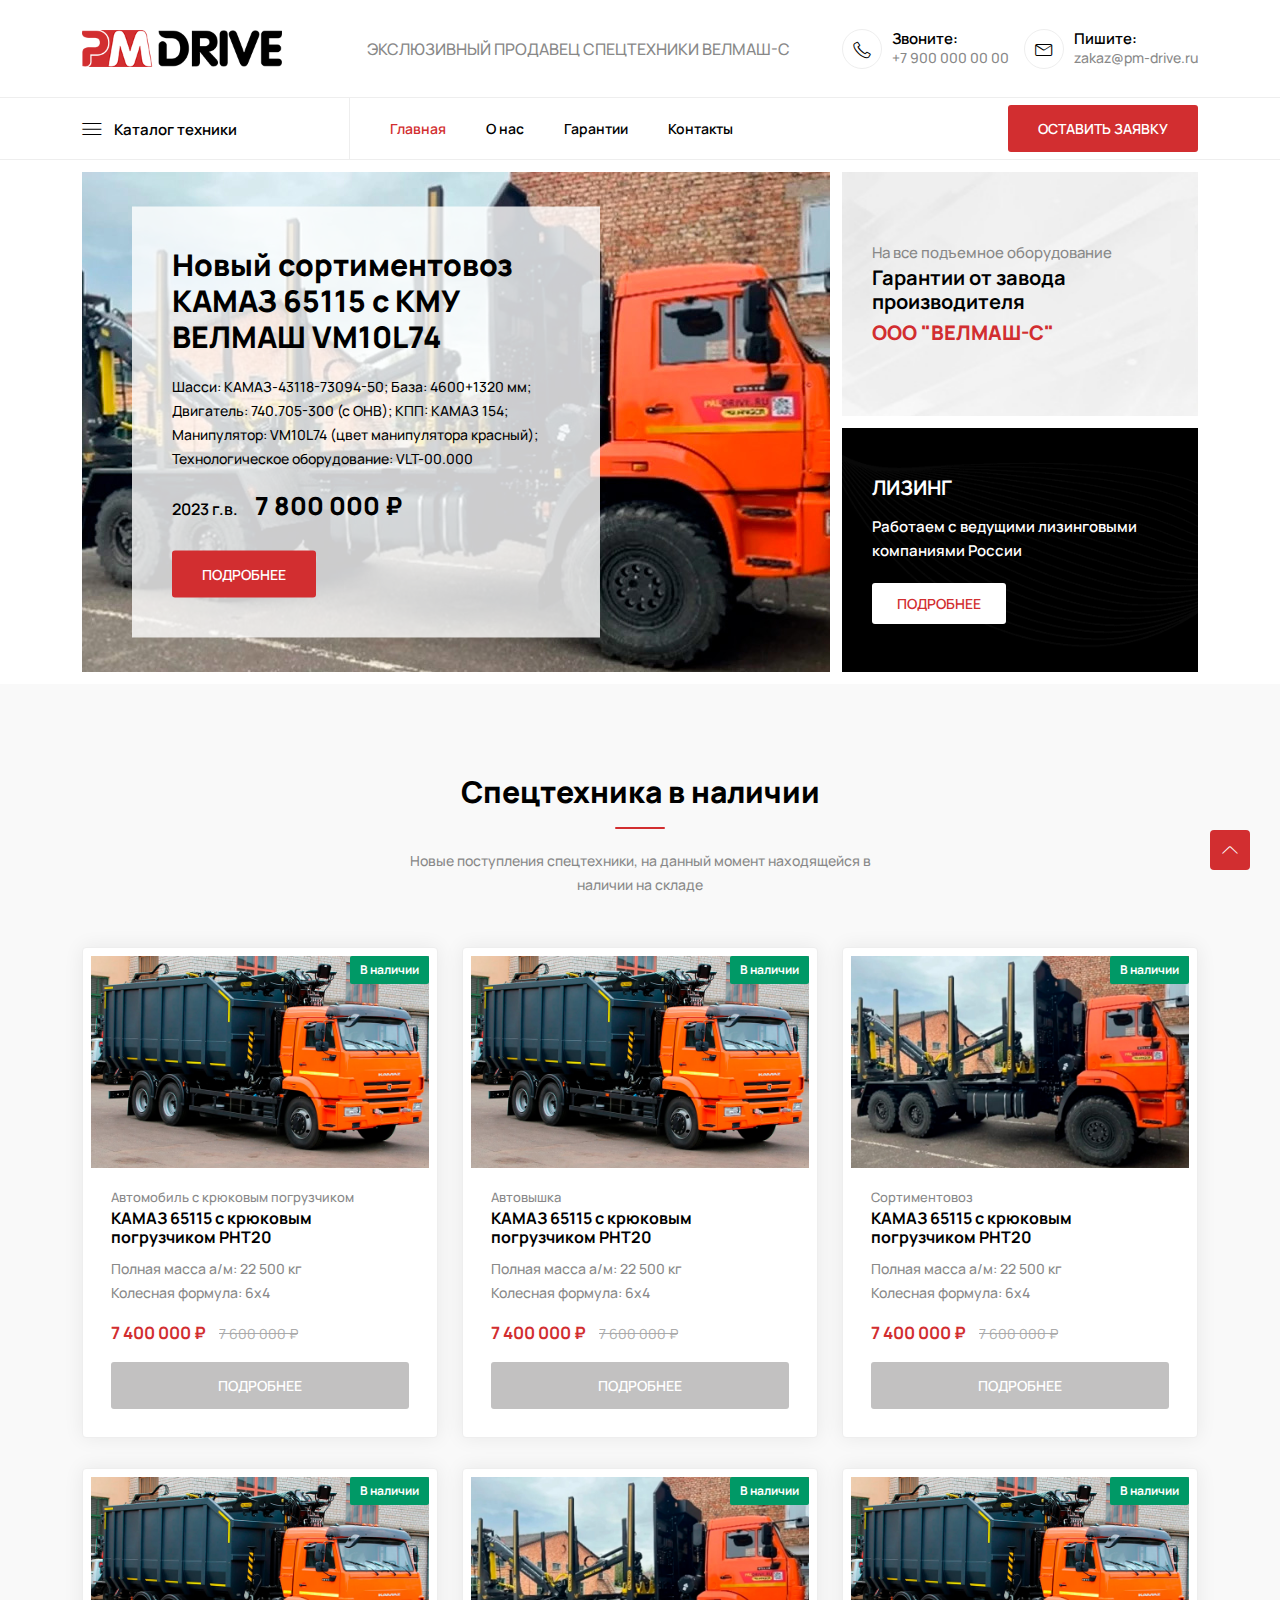
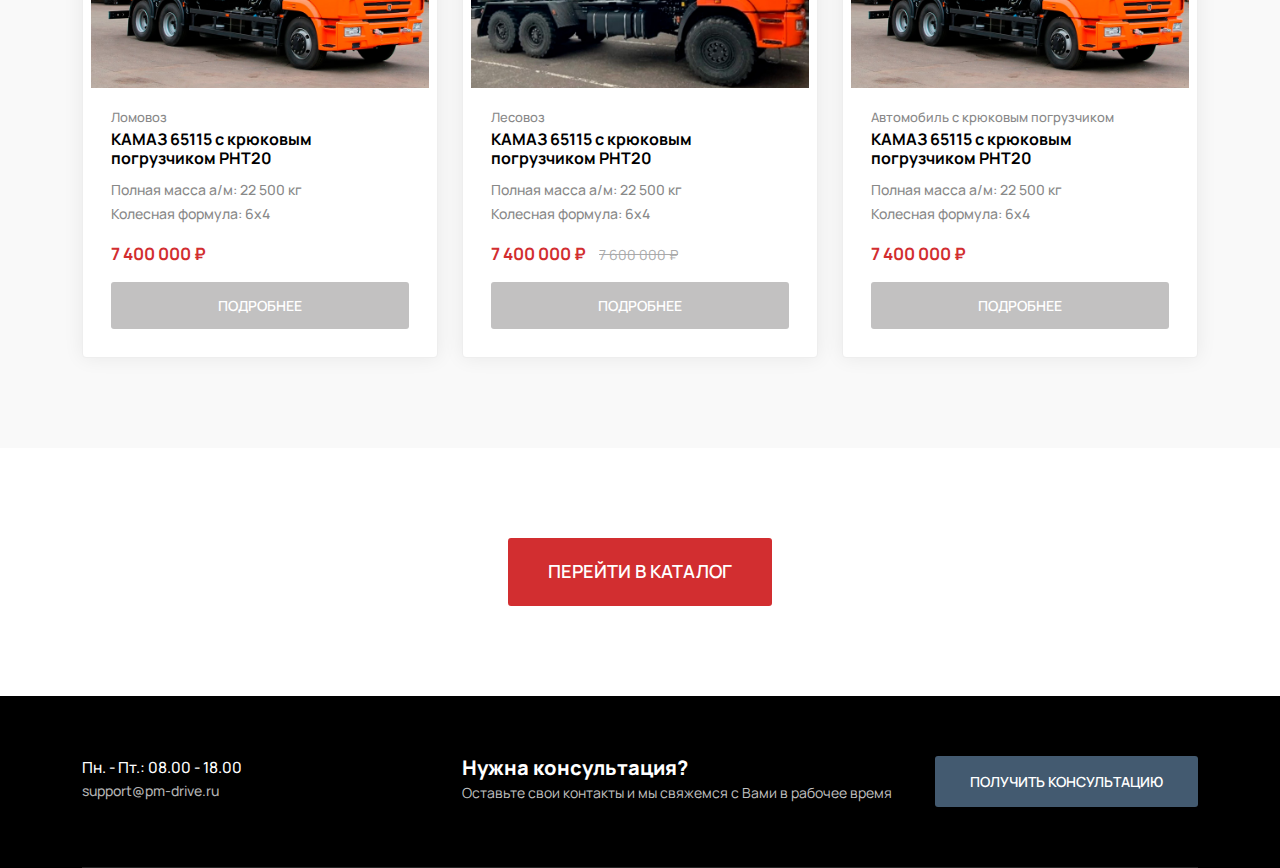
<file: index.html>
<!DOCTYPE html>
<html class="no-js" lang="zxx">

<head>
    <meta charset="utf-8" />
    <meta http-equiv="x-ua-compatible" content="ie=edge" />
    <title>Подъемные машины спецтехника</title>
    <meta name="description" content="" />
    <meta name="viewport" content="width=device-width, initial-scale=1" />
    <link rel="shortcut icon" type="image/x-icon" href="assets/images/favicon.png" />

    <!-- ========================= CSS here ========================= -->
    <link rel="stylesheet" href="assets/css/bootstrap.min.css" />
    <link rel="stylesheet" href="assets/css/LineIcons.3.0.css" />
    <link rel="stylesheet" href="assets/css/tiny-slider.css" />
    <link rel="stylesheet" href="assets/css/glightbox.min.css" />
    <link rel="stylesheet" href="assets/css/main.css" />

</head>

<body>
    <!--[if lte IE 9]>
      <p class="browserupgrade">
        You are using an <strong>outdated</strong> browser. Please
        <a href="https://browsehappy.com/">upgrade your browser</a> to improve
        your experience and security.
      </p>
    <![endif]-->

    <!-- Preloader -->
    <div class="preloader">
        <div class="preloader-inner">
            <div class="preloader-icon">
                <span></span>
                <span></span>
            </div>
        </div>
    </div>
    <!-- /End Preloader -->

    <!-- Start Header Area -->
    <header class="header navbar-area">
        <!-- Start Header Middle -->
        <div class="header-middle">
            <div class="container">
                <div class="row align-items-center">
                    <div class="col-lg-3 col-md-5 col-12">
                        <!-- Start Header Logo -->
                        <a class="navbar-brand" href="index.html">
                            <img src="assets/images/logo/logo.png" alt="Logo">
                        </a>
                        <!-- End Header Logo -->
                    </div>
                    <div class="col-xl-5 col-lg-4 col-md-7 d-xs-none">
                        <!-- Start Heading -->
                        <div class="header-heading">Экслюзивный продавец спецтехники ВЕЛМАШ-С</div>
                        <!-- End Heading -->
                    </div>
                    <div class="col-xl-4 col-lg-5 col-md-7 col-5">
                        <div class="middle-right-area">
                            <div class="nav-hotline m-0">
                                <i class="lni lni-phone"></i>
                                <h3>Звоните:
                                    <span><a href="tel:+747474747444">+7 900 000 00 00</a></span>
                                </h3>
                            </div>
                            <div class="nav-hotline m-0">
                                <i class="lni lni-envelope"></i>
                                <h3>Пишите:
                                    <span><a href="mailto:gfgf@jhjh.ru">zakaz@pm-drive.ru</a></span>
                                </h3>
                            </div>
                        </div>
                    </div>
                </div>
            </div>
        </div>
        <!-- End Header Middle -->
        <!-- Start Header Bottom -->
        <div class="container">
            <div class="row align-items-center">
                <div class="col-lg-8 col-md-6 col-12">
                    <div class="nav-inner">
                        <!-- Start Mega Category Menu -->
                        <div class="mega-category-menu">
                            <span class="cat-button"><i class="lni lni-menu"></i>Каталог техники</span>
                            <ul class="sub-category">
                                <li><a href="#0">Сортиментовозы</a></li>
                                <li><a href="#0">Лесовозы</a></li>
                                <li><a href="#0">Ломовозы (металловозы)</a></li>
                                <li><a href="#0">Автомобили с крюковыми погрузчиками</a></li>
                                <li><a href="#0">Автогидроподъемники (автовышки)</a></li>
                                <li><a href="#0">Бортовые автомобили с КМУ</a></li>
                            </ul>
                        </div>
                        <!-- End Mega Category Menu -->
                        <!-- Start Navbar -->
                        <nav class="navbar navbar-expand-lg">
                            <button class="navbar-toggler mobile-menu-btn" type="button" data-bs-toggle="collapse"
                                data-bs-target="#navbarSupportedContent" aria-controls="navbarSupportedContent"
                                aria-expanded="false" aria-label="Toggle navigation">
                                <span class="toggler-icon"></span>
                                <span class="toggler-icon"></span>
                                <span class="toggler-icon"></span>
                            </button>
                            <div class="collapse navbar-collapse sub-menu-bar" id="navbarSupportedContent">
                                <ul id="nav" class="navbar-nav ms-auto">
                                    <li class="nav-item">
                                        <a href="index.html" class="active" aria-label="Toggle navigation">Главная</a>
                                    </li>
                                    <li class="nav-item">
                                        <a href="#0" aria-label="Toggle navigation">О нас</a>
                                    </li>
                                    <li class="nav-item">
                                        <a href="#0" aria-label="Toggle navigation">Гарантии</a>
                                    </li>
                                    <li class="nav-item">
                                        <a href="#0" aria-label="Toggle navigation">Контакты</a>
                                    </li>
                                </ul>
                            </div> <!-- navbar collapse -->
                        </nav>
                        <!-- End Navbar -->
                    </div>
                </div>
                <div class="col-lg-4 col-md-6 col-12">
                    <!-- Start Nav Social -->
                    <div class="nav-social">
                        <div class="button">
                            <a href="#0" class="btn">Оставить заявку</a>
                        </div>
                    </div>
                    <!-- End Nav Social -->
                </div>
            </div>
        </div>
        <!-- End Header Bottom -->
    </header>
    <!-- End Header Area -->

    <!-- Start Hero Area -->
    <section class="hero-area">
        <div class="container">
            <div class="row">
                <div class="col-lg-8 col-12 custom-padding-right">
                    <div class="slider-head">
                        <!-- Start Hero Slider -->
                        <div class="hero-slider">
                            <!-- Start Single Slider -->
                            <div class="single-slider"
                                style="background-image: url(assets/images/hero/slider-bg1.jpg);">
                                <div class="content">
                                    <h2>Новый сортиментовоз КАМАЗ 65115 с КМУ ВЕЛМАШ VM10L74</h2>
                                    <p>Шасси: КАМАЗ-43118-73094-50; База: 4600+1320 мм; Двигатель: 740.705-300 (с ОНВ); КПП: КАМАЗ 154; Манипулятор: VM10L74 (цвет манипулятора красный); Технологическое оборудование: VLT-00.000</p>
                                    <h3><span>2023 г.в.</span> 7 800 000 &#8381;</h3>
                                    <div class="button">
                                        <a href="#0" class="btn">Подробнее</a>
                                    </div>
                                </div>
                            </div>
                            <!-- End Single Slider -->
                            <!-- Start Single Slider -->
                            <div class="single-slider"
                                style="background-image: url(assets/images/hero/slider-bg2.jpg);">
                                <div class="content">
                                    <h2>Ломовоз КАМАЗ 65115 с КМУ ВЕЛМАШ VM10L74</h2>
                                    <p>Шасси: КАМАЗ-43118-73094-50; База: 4600+1320 мм; Двигатель: 740.705-300 (с ОНВ); КПП: КАМАЗ 154; Манипулятор: VM10L74 (цвет манипулятора красный); Технологическое оборудование: VLT-00.000</p>
                                    <h3><span>2023 г.в.</span> 10 800 000 &#8381;</h3>
                                    <div class="button">
                                        <a href="#0" class="btn">Подробнее</a>
                                    </div>
                                </div>
                            </div>
                            <!-- End Single Slider -->
                        </div>
                        <!-- End Hero Slider -->
                    </div>
                </div>
                <div class="col-lg-4 col-12">
                    <div class="row">
                        <div class="col-lg-12 col-md-6 col-12 md-custom-padding">
                            <!-- Start Small Banner -->
                            <div class="hero-small-banner"
                                style="background-image: url('assets/images/hero/slider-bnr.jpg');">
                                <div class="content">
                                    <h2>
                                        <span>На все подъемное оборудование</span>
                                        Гарантии от завода производителя
                                    </h2>
                                    <h3>ООО "ВЕЛМАШ-С"</h3>
                                </div>
                            </div>
                            <!-- End Small Banner -->
                        </div>
                        <div class="col-lg-12 col-md-6 col-12">
                            <!-- Start Small Banner -->
                            <div class="hero-small-banner style2">
                                <div class="content">
                                    <h2>ЛИЗИНГ</h2>
                                    <p>Работаем с ведущими лизинговыми компаниями России</p>
                                    <div class="button">
                                        <a class="btn" href="#0">Подробнее</a>
                                    </div>
                                </div>
                            </div>
                            <!-- Start Small Banner -->
                        </div>
                    </div>
                </div>
            </div>
        </div>
    </section>
    <!-- End Hero Area -->

    <!-- Start Trending Product Area -->
    <section class="trending-product section" style="margin-top: 12px;">
        <div class="container">
            <div class="row">
                <div class="col-12">
                    <div class="section-title">
                        <h2>Спецтехника в наличии</h2>
                        <p>Новые поступления спецтехники, на данный момент находящейся в наличии на складе</p>
                    </div>
                </div>
            </div>
            <div class="row">
                <div class="col-lg-4 col-md-6 col-12">
                    <!-- Start Single Product -->
                    <div class="single-product">
                        <div class="product-image">
                            <img src="assets/images/hero/slider-bg2.jpg" alt="#">
                            <span class="sale-tag">В наличии</span>
                            <div class="button">
                                <a href="#0" class="btn">Оставить заявку</a>
                            </div>
                        </div>
                        <div class="product-info">
                            <span class="category">Автомобиль с крюковым погрузчиком</span>
                            <h4 class="title">
                                <a href="#0">КАМАЗ 65115 с крюковым погрузчиком PHT20</a>
                            </h4>
                            <div class="mt-2">
                                <p>Полная масса а/м: 22 500 кг</p>
                                <p>Колесная формула: 6х4</p>
                            </div>
                            <div class="price">
                                <span>7 400 000 &#8381;</span>
                                <span class="discount-price">7 600 000 &#8381;</span>
                            </div>
                            <div class="button">
                                <a href="#0" class="btn w-100 mt-3 btn2">Подробнее</a>
                            </div>
                        </div>
                    </div>
                    <!-- End Single Product -->
                </div>
                <div class="col-lg-4 col-md-6 col-12">
                    <!-- Start Single Product -->
                    <div class="single-product">
                        <div class="product-image">
                            <img src="assets/images/hero/slider-bg2.jpg" alt="#">
                            <span class="sale-tag">В наличии</span>
                            <div class="button">
                                <a href="#0" class="btn">Оставить заявку</a>
                            </div>
                        </div>
                        <div class="product-info">
                            <span class="category">Автовышка</span>
                            <h4 class="title">
                                <a href="#0">КАМАЗ 65115 с крюковым погрузчиком PHT20</a>
                            </h4>
                            <div class="mt-2">
                                <p>Полная масса а/м: 22 500 кг</p>
                                <p>Колесная формула: 6х4</p>
                            </div>
                            <div class="price">
                                <span>7 400 000 &#8381;</span>
                                <span class="discount-price">7 600 000 &#8381;</span>
                            </div>
                            <div class="button">
                                <a href="#0" class="btn btn2 w-100 mt-3">Подробнее</a>
                            </div>
                        </div>
                    </div>
                    <!-- End Single Product -->
                </div>
                <div class="col-lg-4 col-md-6 col-12">
                    <!-- Start Single Product -->
                    <div class="single-product">
                        <div class="product-image">
                            <img src="assets/images/hero/slider-bg1.jpg" alt="#">
                            <span class="sale-tag">В наличии</span>
                            <div class="button">
                                <a href="#0" class="btn">Оставить заявку</a>
                            </div>
                        </div>
                        <div class="product-info">
                            <span class="category">Сортиментовоз</span>
                            <h4 class="title">
                                <a href="#0">КАМАЗ 65115 с крюковым погрузчиком PHT20</a>
                            </h4>
                            <div class="mt-2">
                                <p>Полная масса а/м: 22 500 кг</p>
                                <p>Колесная формула: 6х4</p>
                            </div>
                            <div class="price">
                                <span>7 400 000 &#8381;</span>
                                <span class="discount-price">7 600 000 &#8381;</span>
                            </div>
                            <div class="button">
                                <a href="#0" class="btn btn2 w-100 mt-3">Подробнее</a>
                            </div>
                        </div>
                    </div>
                    <!-- End Single Product -->
                </div>
                <div class="col-lg-4 col-md-6 col-12">
                    <!-- Start Single Product -->
                    <div class="single-product">
                        <div class="product-image">
                            <img src="assets/images/hero/slider-bg2.jpg" alt="#">
                            <span class="sale-tag">В наличии</span>
                            <div class="button">
                                <a href="#0" class="btn">Оставить заявку</a>
                            </div>
                        </div>
                        <div class="product-info">
                            <span class="category">Ломовоз</span>
                            <h4 class="title">
                                <a href="#0">КАМАЗ 65115 с крюковым погрузчиком PHT20</a>
                            </h4>
                            <div class="mt-2">
                                <p>Полная масса а/м: 22 500 кг</p>
                                <p>Колесная формула: 6х4</p>
                            </div>
                            <div class="price">
                                <span>7 400 000 &#8381;</span>
                            </div>
                            <div class="button">
                                <a href="#0" class="btn btn2 w-100 mt-3">Подробнее</a>
                            </div>
                        </div>
                    </div>
                    <!-- End Single Product -->
                </div>
                <div class="col-lg-4 col-md-6 col-12">
                    <!-- Start Single Product -->
                    <div class="single-product">
                        <div class="product-image">
                            <img src="assets/images/hero/slider-bg1.jpg" alt="#">
                            <span class="sale-tag">В наличии</span>
                            <div class="button">
                                <a href="#0" class="btn">Оставить заявку</a>
                            </div>
                        </div>
                        <div class="product-info">
                            <span class="category">Лесовоз</span>
                            <h4 class="title">
                                <a href="#0">КАМАЗ 65115 с крюковым погрузчиком PHT20</a>
                            </h4>
                            <div class="mt-2">
                                <p>Полная масса а/м: 22 500 кг</p>
                                <p>Колесная формула: 6х4</p>
                            </div>
                            <div class="price">
                                <span>7 400 000 &#8381;</span>
                                <span class="discount-price">7 600 000 &#8381;</span>
                            </div>
                            <div class="button">
                                <a href="#0" class="btn btn2 w-100 mt-3">Подробнее</a>
                            </div>
                        </div>
                    </div>
                    <!-- End Single Product -->
                </div>
                <div class="col-lg-4 col-md-6 col-12">
                    <!-- Start Single Product -->
                    <div class="single-product">
                        <div class="product-image">
                            <img src="assets/images/hero/slider-bg2.jpg" alt="#">
                            <span class="sale-tag">В наличии</span>
                            <div class="button">
                                <a href="#0" class="btn">Оставить заявку</a>
                            </div>
                        </div>
                        <div class="product-info">
                            <span class="category">Автомобиль с крюковым погрузчиком</span>
                            <h4 class="title">
                                <a href="#0">КАМАЗ 65115 с крюковым погрузчиком PHT20</a>
                            </h4>
                            <div class="mt-2">
                                <p>Полная масса а/м: 22 500 кг</p>
                                <p>Колесная формула: 6х4</p>
                            </div>
                            <div class="price">
                                <span>7 400 000 &#8381;</span>
                            </div>
                            <div class="button">
                                <a href="#0" class="btn btn2 w-100 mt-3">Подробнее</a>
                            </div>
                        </div>
                    </div>
                    <!-- End Single Product -->
                </div>
            </div>
        </div>
    </section>
    <!-- End Trending Product Area -->

    <!-- Start Call Action Area -->
    <section class="call-action section">
        <div class="container">
            <div class="row ">
                <div class="col-lg-8 offset-lg-2 col-12">
                    <div class="inner">
                        <div class="content">
                            <div class="button wow fadeInUp" data-wow-delay=".8s" style="text-align: center;">
                                <a href="#0" class="btn btn3">Перейти в каталог</a>
                            </div>
                        </div>
                    </div>
                </div>
            </div>
        </div>
    </section>
    <!-- End Call Action Area -->

    <!-- Start Footer Area -->
    <footer class="footer">
        <!-- Start Footer Top -->
        <div class="footer-top">
            <div class="container">
                <div class="inner-content">
                    <div class="row">
                        <div class="col-xl-4 col-lg-3 col-md-4 col-12">
                            <div class="footer-logo">
                                <ul>
                                    <li><span>Пн. - Пт.: </span> 08.00 - 18.00</li>
                                </ul>
                                <p class="mail">
                                    <a href="mailto:zakaz@pm-drive.ru">support@pm-drive.ru</a>
                                </p>
                            </div>
                        </div>
                        <div class="col-xl-8 col-lg-9 col-md-8 col-12">
                            <div class="footer-newsletter">
                                <h4 class="title">
                                    Нужна консультация?
                                    <span>Оставьте свои контакты и мы свяжемся с Вами в рабочее время</span>
                                </h4>
                                <div class="newsletter-form-head">
                                    <div class="button newsletter-form">
                                        <a href="#0" class="btn btn4">Получить консультацию</a>
                                    </div>
                                </div>
                            </div>
                        </div>
                    </div>
                </div>
            </div>
        </div>
        <!-- End Footer Top -->
    </footer>
    <!--/ End Footer Area -->

    <!-- ========================= scroll-top ========================= -->
    <a href="#" class="scroll-top">
        <i class="lni lni-chevron-up"></i>
    </a>

    <!-- ========================= JS here ========================= -->
    <script src="assets/js/bootstrap.min.js"></script>
    <script src="assets/js/tiny-slider.js"></script>
    <script src="assets/js/glightbox.min.js"></script>
    <script src="assets/js/main.js"></script>
    <script type="text/javascript">
        //========= Hero Slider 
        tns({
            container: '.hero-slider',
            slideBy: 'page',
            autoplay: true,
            autoplayButtonOutput: false,
            mouseDrag: true,
            gutter: 0,
            items: 1,
            nav: false,
            controls: true,
            controlsText: ['<i class="lni lni-chevron-left"></i>', '<i class="lni lni-chevron-right"></i>'],
        });

        //======== Brand Slider
        tns({
            container: '.brands-logo-carousel',
            autoplay: true,
            autoplayButtonOutput: false,
            mouseDrag: true,
            gutter: 15,
            nav: false,
            controls: false,
            responsive: {
                0: {
                    items: 1,
                },
                540: {
                    items: 3,
                },
                768: {
                    items: 5,
                },
                992: {
                    items: 6,
                }
            }
        });
    </script>
</body>

</html>
</file>
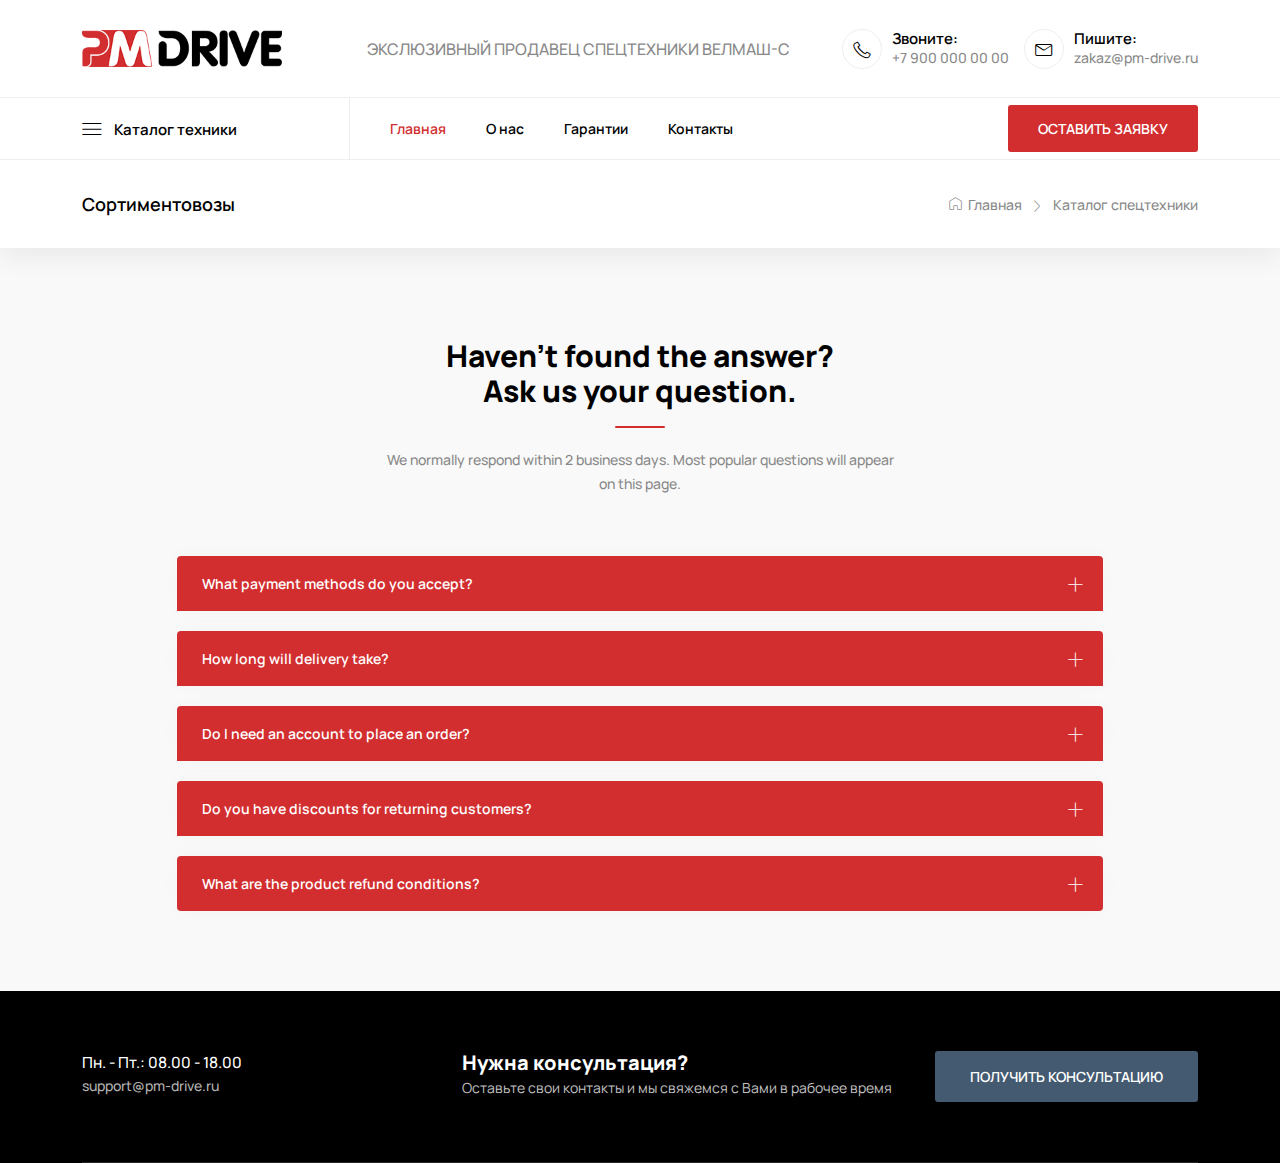
<file: faq.html>
<!DOCTYPE html>
<html class="no-js" lang="zxx">

<head>
    <meta charset="utf-8" />
    <meta http-equiv="x-ua-compatible" content="ie=edge" />
    <title>Single Product - ShopGrids Bootstrap 5 eCommerce HTML Template.</title>
    <meta name="description" content="" />
    <meta name="viewport" content="width=device-width, initial-scale=1" />
    <link rel="shortcut icon" type="image/x-icon" href="assets/images/favicon.png" />

    <!-- ========================= CSS here ========================= -->
    <link rel="stylesheet" href="assets/css/bootstrap.min.css" />
    <link rel="stylesheet" href="assets/css/LineIcons.3.0.css" />
    <link rel="stylesheet" href="assets/css/tiny-slider.css" />
    <link rel="stylesheet" href="assets/css/glightbox.min.css" />
    <link rel="stylesheet" href="assets/css/main.css" />

</head>

<body>
    <!--[if lte IE 9]>
          <p class="browserupgrade">
            You are using an <strong>outdated</strong> browser. Please
            <a href="https://browsehappy.com/">upgrade your browser</a> to improve
            your experience and security.
          </p>
        <![endif]-->

    <div class="preloader" style="opacity: 0; display: none;">
        <div class="preloader-inner">
            <div class="preloader-icon">
                <span></span>
                <span></span>
            </div>
        </div>
    </div>


    <header class="header navbar-area">

        <!-- Start Header Middle -->
        <div class="header-middle">
            <div class="container">
                <div class="row align-items-center">
                    <div class="col-lg-3 col-md-5 col-12">
                        <!-- Start Header Logo -->
                        <a class="navbar-brand" href="index.html">
                            <img src="assets/images/logo/logo.png" alt="Logo">
                        </a>
                        <!-- End Header Logo -->
                    </div>
                    <div class="col-xl-5 col-lg-4 col-md-7 d-xs-none">
                        <!-- Start Heading -->
                        <div class="header-heading">Экслюзивный продавец спецтехники ВЕЛМАШ-С</div>
                        <!-- End Heading -->
                    </div>
                    <div class="col-xl-4 col-lg-5 col-md-7 col-5">
                        <div class="middle-right-area">
                            <div class="nav-hotline m-0">
                                <i class="lni lni-phone"></i>
                                <h3>Звоните:
                                    <span><a href="tel:+747474747444">+7 900 000 00 00</a></span>
                                </h3>
                            </div>
                            <div class="nav-hotline m-0">
                                <i class="lni lni-envelope"></i>
                                <h3>Пишите:
                                    <span><a href="mailto:gfgf@jhjh.ru">zakaz@pm-drive.ru</a></span>
                                </h3>
                            </div>
                        </div>
                    </div>
                </div>
            </div>
        </div>
        <!-- End Header Middle -->

        <!-- Start Header Bottom -->
        <div class="container">
            <div class="row align-items-center">
                <div class="col-lg-8 col-md-6 col-12">
                    <div class="nav-inner">
                        <!-- Start Mega Category Menu -->
                        <div class="mega-category-menu">
                            <span class="cat-button"><i class="lni lni-menu"></i>Каталог техники</span>
                            <ul class="sub-category">
                                <li><a href="#0">Сортиментовозы</a></li>
                                <li><a href="#0">Лесовозы</a></li>
                                <li><a href="#0">Ломовозы (металловозы)</a></li>
                                <li><a href="#0">Автомобили с крюковыми погрузчиками</a></li>
                                <li><a href="#0">Автогидроподъемники (автовышки)</a></li>
                                <li><a href="#0">Бортовые автомобили с КМУ</a></li>
                            </ul>
                        </div>
                        <!-- End Mega Category Menu -->
                        <!-- Start Navbar -->
                        <nav class="navbar navbar-expand-lg">
                            <button class="navbar-toggler mobile-menu-btn" type="button" data-bs-toggle="collapse"
                                data-bs-target="#navbarSupportedContent" aria-controls="navbarSupportedContent"
                                aria-expanded="false" aria-label="Toggle navigation">
                                <span class="toggler-icon"></span>
                                <span class="toggler-icon"></span>
                                <span class="toggler-icon"></span>
                            </button>
                            <div class="collapse navbar-collapse sub-menu-bar" id="navbarSupportedContent">
                                <ul id="nav" class="navbar-nav ms-auto">
                                    <li class="nav-item">
                                        <a href="index.html" class="active" aria-label="Toggle navigation">Главная</a>
                                    </li>
                                    <li class="nav-item">
                                        <a href="#0" aria-label="Toggle navigation">О нас</a>
                                    </li>
                                    <li class="nav-item">
                                        <a href="#0" aria-label="Toggle navigation">Гарантии</a>
                                    </li>
                                    <li class="nav-item">
                                        <a href="#0" aria-label="Toggle navigation">Контакты</a>
                                    </li>
                                </ul>
                            </div> <!-- navbar collapse -->
                        </nav>
                        <!-- End Navbar -->
                    </div>
                </div>
                <div class="col-lg-4 col-md-6 col-12">
                    <!-- Start Nav Social -->
                    <div class="nav-social">
                        <div class="button">
                            <a href="#0" class="btn">Оставить заявку</a>
                        </div>
                    </div>
                    <!-- End Nav Social -->
                </div>
            </div>
        </div>
        <!-- End Header Bottom -->

    </header>


    <div class="breadcrumbs">
        <div class="container">
            <div class="row align-items-center">
                <div class="col-xl-5 col-lg-4">
                    <div class="breadcrumbs-content">
                        <h1 class="page-title">Сортиментовозы</h1>
                    </div>
                </div>
                <div class="col-xl-7 col-lg-8">
                    <ul class="breadcrumb-nav">
                        <li><a href="index.html"><i class="lni lni-home"></i> Главная</a></li>
                        <li><a href="#0">Каталог спецтехники</a></li>
                    </ul>
                </div>
            </div>
        </div>
    </div>


    <section class="faq section">
        <div class="container">
            <div class="row">
                <div class="col-12">
                    <div class="section-title">
                        <h2>Haven't found the answer?<br> Ask us your question.</h2>
                        <p>We normally respond within 2 business days. Most popular questions will appear on this page.
                        </p>
                    </div>
                </div>
            </div>
            <div class="row">
                <div class="col-lg-10 offset-lg-1 col-md-12 col-12">
                    <div class="accordion" id="accordionExample">
                        <div class="accordion-item">
                            <h2 class="accordion-header" id="headingOne">
                                <button class="accordion-button collapsed" type="button" data-bs-toggle="collapse"
                                    data-bs-target="#collapseOne" aria-expanded="false" aria-controls="collapseOne">
                                    <span class="title">What payment methods do you accept?</span><i
                                        class="lni lni-plus"></i>
                                </button>
                            </h2>
                            <div id="collapseOne" class="accordion-collapse collapse" aria-labelledby="headingOne"
                                data-bs-parent="#accordionExample">
                                <div class="accordion-body">
                                    <p>Lorem ipsum dolor sit amet, consectetur adipiscing elit. Aliquam consectetur sit
                                        amet ante nec vulputate. Nulla aliquam, justo auctor consequat tincidunt, arcu
                                        erat mattis lorem, lacinia lacinia dui enim at eros. Pellentesque ut gravida
                                        augue. Duis ac dictum tellus</p>
                                    <p>Anim pariatur cliche reprehenderit, enim eiusmod high life accusamus terry
                                        richardson ad squid. 3 wolf moon officia aute. non cupidatat skateboard dolor
                                        brunch. Foosd truck quinoa nesciunt laborum eiusmod. Brunch 3 wolf moon tempor,
                                        sunt alqua put a bird on it squid single-origin coffee nulla assumenda
                                        shoreditch et. Nihil anim ke ffiyeh helvetica, craft beer labore wes anderson
                                        cred nesciunt sapiente ea proident.</p>
                                </div>
                            </div>
                        </div>
                        <div class="accordion-item">
                            <h2 class="accordion-header" id="headingTwo">
                                <button class="accordion-button collapsed" type="button" data-bs-toggle="collapse"
                                    data-bs-target="#collapseTwo" aria-expanded="false" aria-controls="collapseTwo">
                                    <span class="title">How long will delivery take?</span><i class="lni lni-plus"></i>
                                </button>
                            </h2>
                            <div id="collapseTwo" class="accordion-collapse collapse" aria-labelledby="headingTwo"
                                data-bs-parent="#accordionExample">
                                <div class="accordion-body">
                                    <p>Anim pariatur cliche reprehenderit, enim eiusmod high life accusamus terry
                                        richardson ad squid. 3 wolf moon officia aute. non cupidatat skateboard dolor
                                        brunch. Foosd truck quinoa nesciunt laborum eiusmod. Brunch 3 wolf moon tempor,
                                        sunt alqua put a bird on it squid single-origin coffee nulla assumenda
                                        shoreditch et. Nihil anim ke ffiyeh helvetica, craft beer labore wes anderson
                                        cred nesciunt sapiente ea proident.</p>
                                    <p>Lorem ipsum dolor sit amet, consectetur adipiscing elit. Aliquam consectetur sit
                                        amet ante nec vulputate. Nulla aliquam, justo auctor consequat tincidunt, arcu
                                        erat mattis lorem, lacinia lacinia dui enim at eros. Pellentesque ut gravida
                                        augue. Duis ac dictum tellus</p>
                                </div>
                            </div>
                        </div>
                        <div class="accordion-item">
                            <h2 class="accordion-header" id="headingThree">
                                <button class="accordion-button collapsed" type="button" data-bs-toggle="collapse"
                                    data-bs-target="#collapseThree" aria-expanded="false" aria-controls="collapseThree">
                                    <span class="title">Do I need an account to place an order?</span><i
                                        class="lni lni-plus"></i>
                                </button>
                            </h2>
                            <div id="collapseThree" class="accordion-collapse collapse" aria-labelledby="headingThree"
                                data-bs-parent="#accordionExample">
                                <div class="accordion-body">
                                    <p>Lorem ipsum dolor sit amet, consectetur adipisicing elit. Voluptas expedita,
                                        repellendus est nemo cum quibusdam optio, voluptate hic a tempora facere, nihil
                                        non itaque alias similique quas quam odit consequatur.</p>
                                </div>
                            </div>
                        </div>
                        <div class="accordion-item">
                            <h2 class="accordion-header" id="headingFour">
                                <button class="accordion-button collapsed" type="button" data-bs-toggle="collapse"
                                    data-bs-target="#collapseFour" aria-expanded="false" aria-controls="collapseFour">
                                    <span class="title">Do you have discounts for returning customers?</span><i
                                        class="lni lni-plus"></i>
                                </button>
                            </h2>
                            <div id="collapseFour" class="accordion-collapse collapse" aria-labelledby="headingFour"
                                data-bs-parent="#accordionExample">
                                <div class="accordion-body">
                                    <p>Anim pariatur cliche reprehenderit, enim eiusmod high life accusamus terry
                                        richardson ad squid. 3 wolf moon officia aute. non cupidatat skateboard dolor
                                        brunch. Foosd truck quinoa nesciunt laborum eiusmod. Brunch 3 wolf moon tempor,
                                        sunt alqua put a bird on it squid single-origin coffee nulla assumenda
                                        shoreditch et.</p>
                                    <p>Lorem ipsum dolor sit amet, consectetur adipisicing elit. Provident iure ab nisi,
                                        magnam vitae. Laboriosam laborum suscipit recusandae officia laudantium,
                                        consectetur adipisci voluptates doloremque quisquam. Id rerum iusto
                                        reprehenderit assumenda!</p>
                                </div>
                            </div>
                        </div>
                        <div class="accordion-item">
                            <h2 class="accordion-header" id="headingFive">
                                <button class="accordion-button collapsed" type="button" data-bs-toggle="collapse"
                                    data-bs-target="#collapseFive" aria-expanded="false" aria-controls="collapseFive">
                                    <span class="title">What are the product refund conditions?</span><i
                                        class="lni lni-plus"></i>
                                </button>
                            </h2>
                            <div id="collapseFive" class="accordion-collapse collapse" aria-labelledby="headingFive"
                                data-bs-parent="#accordionExample">
                                <div class="accordion-body">
                                    <p>Anim pariatur cliche reprehenderit, enim eiusmod high life accusamus terry
                                        richardson ad squid. 3 wolf moon officia aute. non cupidatat skateboard dolor
                                        brunch. Foosd truck quinoa nesciunt laborum eiusmod. Brunch 3 wolf moon tempor,
                                        sunt alqua put a bird on it squid single-origin coffee nulla assumenda
                                        shoreditch et. </p>
                                </div>
                            </div>
                        </div>
                    </div>
                </div>
            </div>
        </div>
    </section>


    <!-- Start Footer Area -->
    <footer class="footer">
        <!-- Start Footer Top -->
        <div class="footer-top">
            <div class="container">
                <div class="inner-content">
                    <div class="row">
                        <div class="col-xl-4 col-lg-3 col-md-4 col-12">
                            <div class="footer-logo">
                                <ul>
                                    <li><span>Пн. - Пт.: </span> 08.00 - 18.00</li>
                                </ul>
                                <p class="mail">
                                    <a href="mailto:zakaz@pm-drive.ru">support@pm-drive.ru</a>
                                </p>
                            </div>
                        </div>
                        <div class="col-xl-8 col-lg-9 col-md-8 col-12">
                            <div class="footer-newsletter">
                                <h4 class="title">
                                    Нужна консультация?
                                    <span>Оставьте свои контакты и мы свяжемся с Вами в рабочее время</span>
                                </h4>
                                <div class="newsletter-form-head">
                                    <div class="button newsletter-form">
                                        <a href="#0" class="btn btn4">Получить консультацию</a>
                                    </div>
                                </div>
                            </div>
                        </div>
                    </div>
                </div>
            </div>
        </div>
        <!-- End Footer Top -->
    </footer>
    <!--/ End Footer Area -->


    <a href="#" class="scroll-top" style="display: none;">
        <i class="lni lni-chevron-up"></i>
    </a>

    <script src="assets/js/bootstrap.min.js"></script>
    <script src="assets/js/tiny-slider.js"></script>
    <script src="assets/js/glightbox.min.js"></script>
    <script src="assets/js/main.js"></script>

    <script>(() => {
            window.addoncropExtensions = window.addoncropExtensions || [];
            window.addoncropExtensions.push({
                mode: 'emulator',
                emulator: 'Foxified',
                extension: {
                    id: 44,
                    name: 'Загрузчик Видео и MP3 с YouTube',
                    version: '17.2.8',
                    date: 'March 17, 2022',
                },
                flixmateConnected: false,
            });
        })();</script>
    <script>(() => {
            window.addoncropExtensions = window.addoncropExtensions || [];
            window.addoncropExtensions.push({
                mode: 'emulator',
                emulator: 'Foxified',
                extension: {
                    id: 44,
                    name: 'Загрузчик Видео и MP3 с YouTube',
                    version: '17.2.8',
                    date: 'March 17, 2022',
                },
                flixmateConnected: false,
            });
        })();</script>
</body>

</html>
</file>
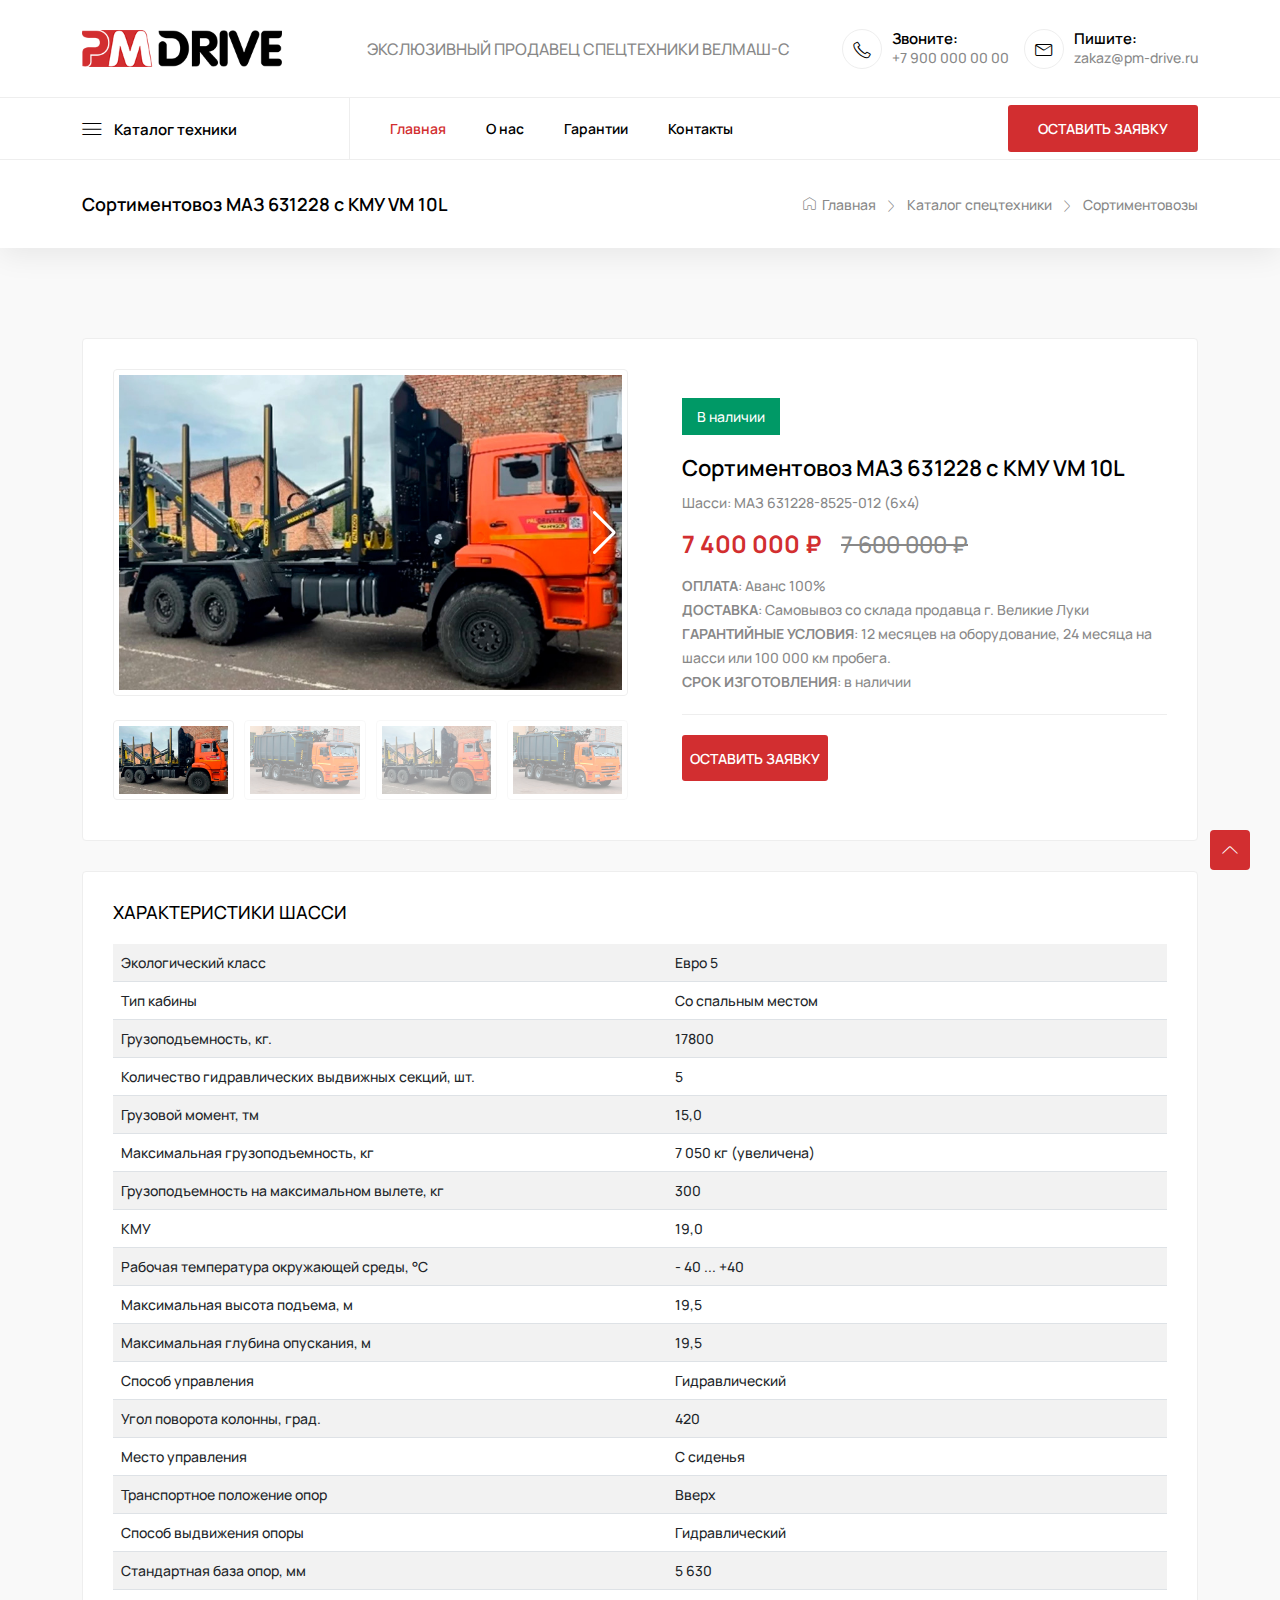
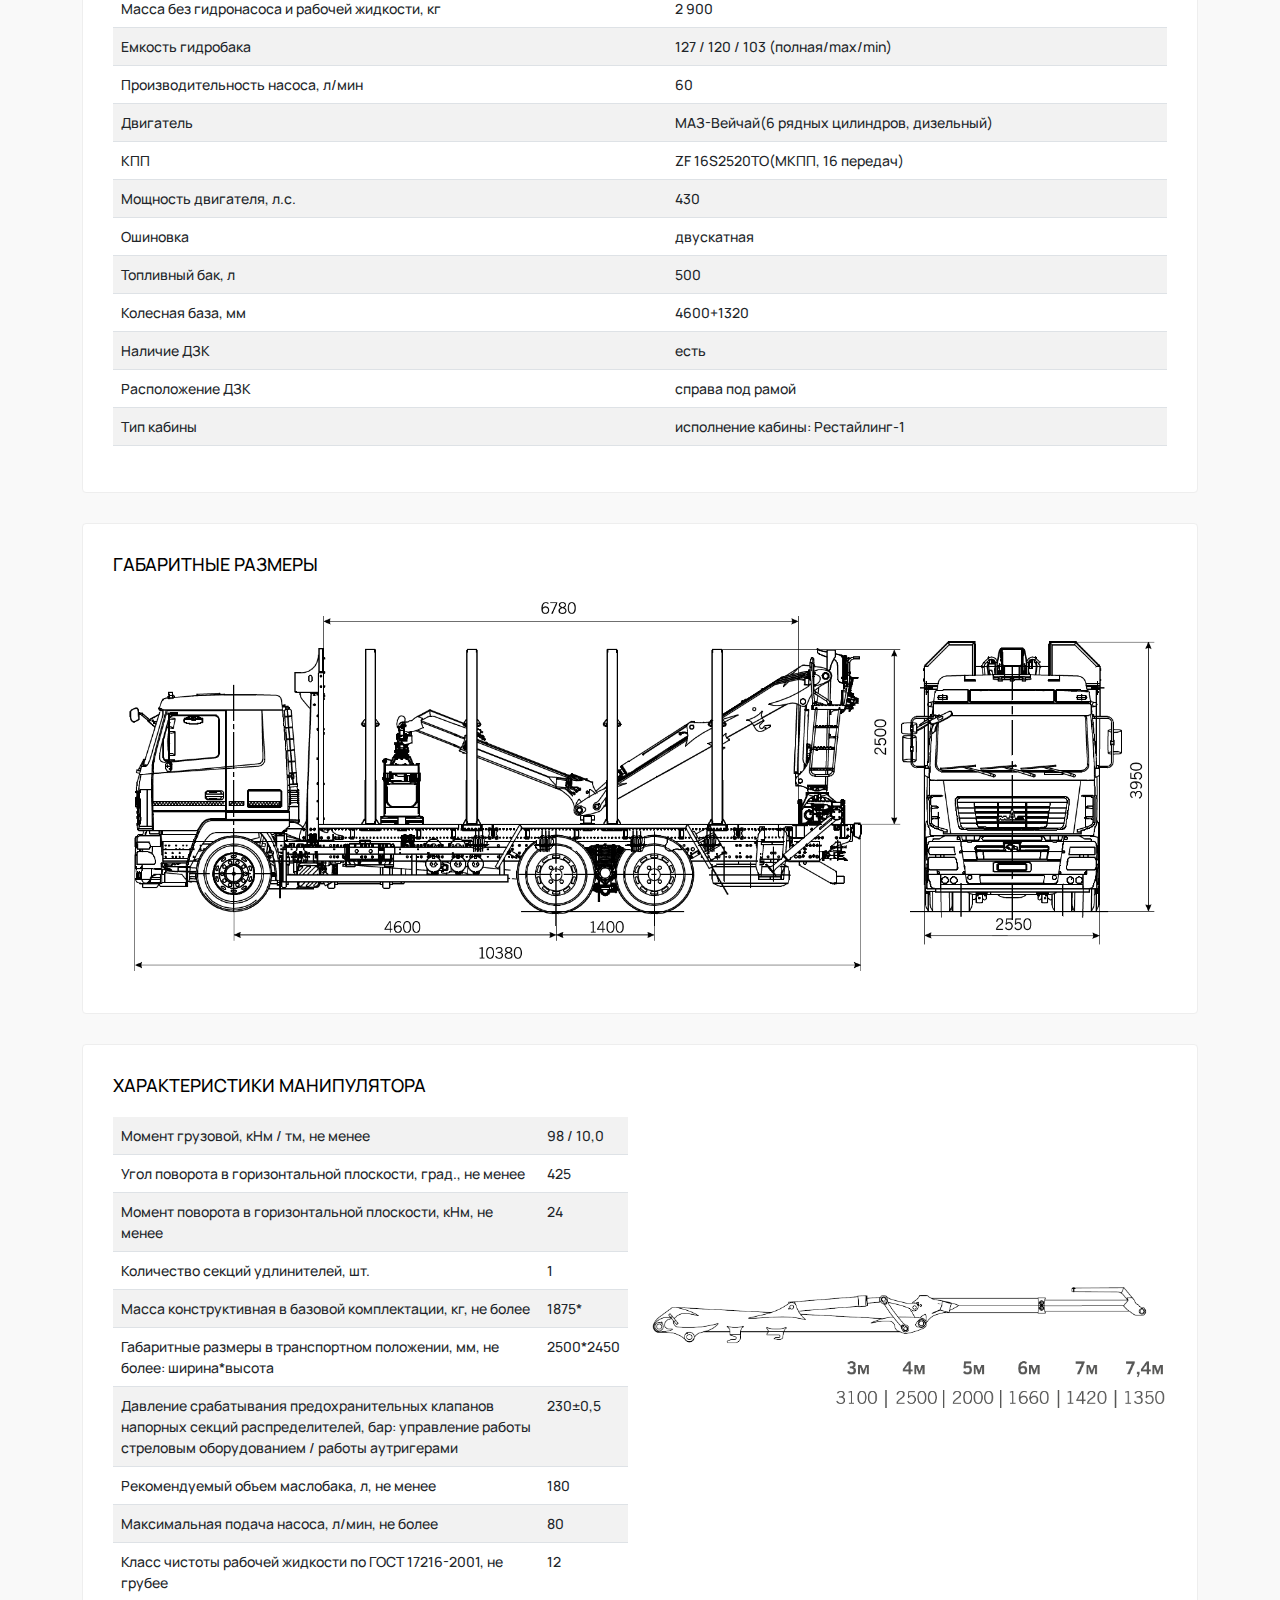
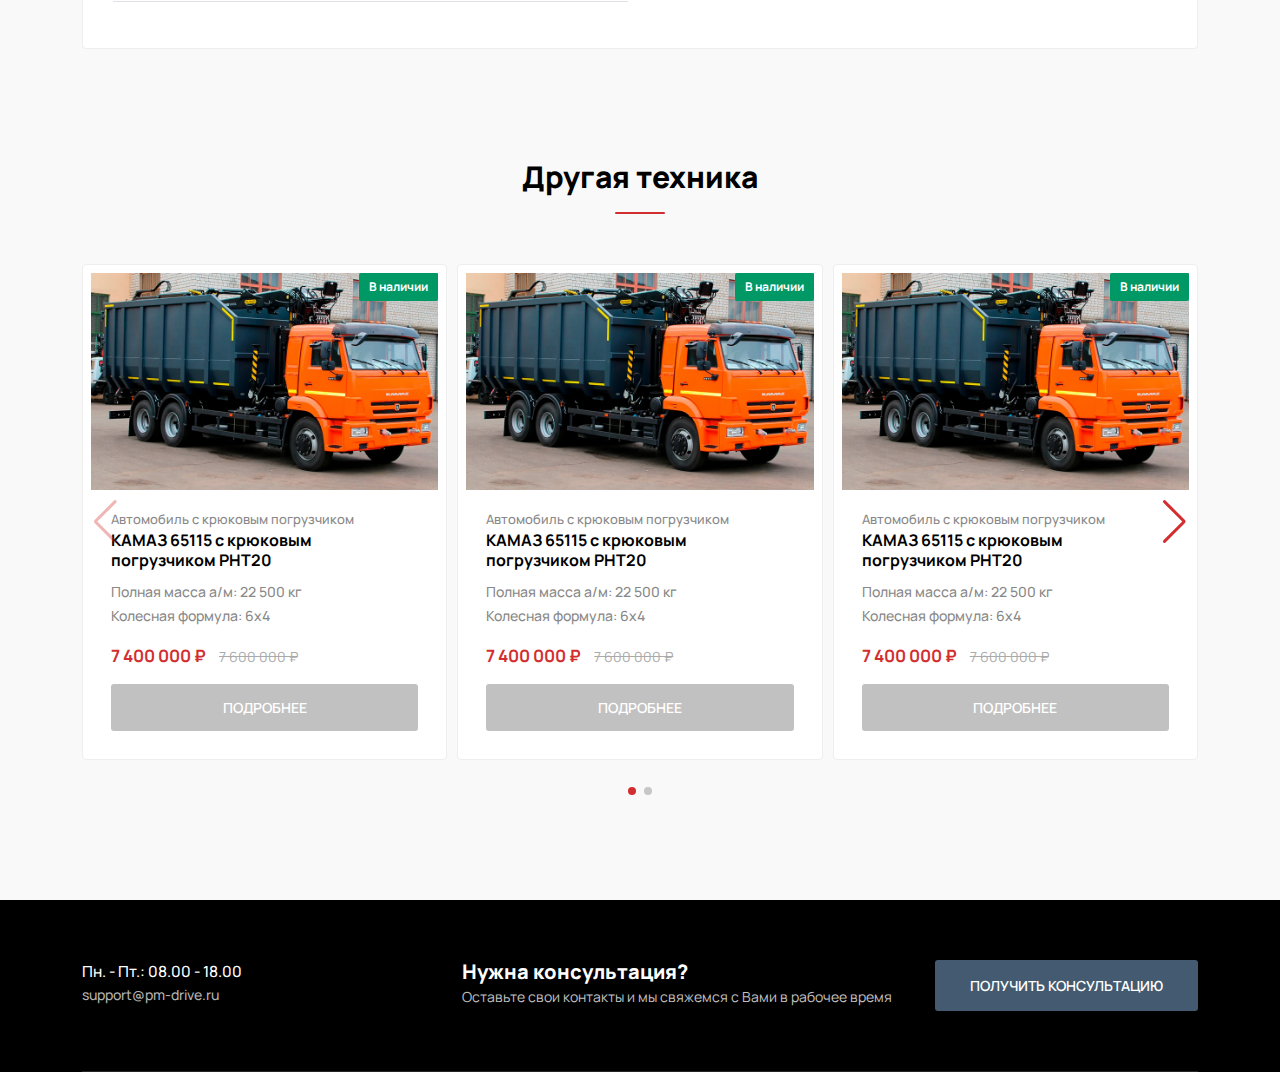
<file: product-details.html>
<!DOCTYPE html>
<html class="no-js" lang="zxx">

<head>
    <meta charset="utf-8" />
    <meta http-equiv="x-ua-compatible" content="ie=edge" />
    <title>Single Product - ShopGrids Bootstrap 5 eCommerce HTML Template.</title>
    <meta name="description" content="" />
    <meta name="viewport" content="width=device-width, initial-scale=1" />
    <link rel="shortcut icon" type="image/x-icon" href="assets/images/favicon.png" />

    <!-- ========================= CSS here ========================= -->
    <link rel="stylesheet" href="assets/css/bootstrap.min.css" />
    <link rel="stylesheet" href="assets/css/LineIcons.3.0.css" />
    <link rel="stylesheet" href="assets/css/tiny-slider.css" />
    <link rel="stylesheet" href="assets/css/glightbox.min.css" />
    <!-- fancybox -->
    <link rel="stylesheet" href="assets/css/jquery.fancybox.min.css" />
    <!-- Link Swiper's CSS -->
    <link rel="stylesheet" href="assets/css/swiper-bundle.min.css" />

    <link rel="stylesheet" href="assets/css/main.css" />

</head>

<body>
    <!--[if lte IE 9]>
      <p class="browserupgrade">
        You are using an <strong>outdated</strong> browser. Please
        <a href="https://browsehappy.com/">upgrade your browser</a> to improve
        your experience and security.
      </p>
    <![endif]-->

    <!-- Preloader -->
    <div class="preloader">
        <div class="preloader-inner">
            <div class="preloader-icon">
                <span></span>
                <span></span>
            </div>
        </div>
    </div>
    <!-- /End Preloader -->

    <header class="header navbar-area">

        <!-- Start Header Middle -->
        <div class="header-middle">
            <div class="container">
                <div class="row align-items-center">
                    <div class="col-lg-3 col-md-5 col-12">
                        <!-- Start Header Logo -->
                        <a class="navbar-brand" href="index.html">
                            <img src="assets/images/logo/logo.png" alt="Logo">
                        </a>
                        <!-- End Header Logo -->
                    </div>
                    <div class="col-xl-5 col-lg-4 col-md-7 d-xs-none">
                        <!-- Start Heading -->
                        <div class="header-heading">Экслюзивный продавец спецтехники ВЕЛМАШ-С</div>
                        <!-- End Heading -->
                    </div>
                    <div class="col-xl-4 col-lg-5 col-md-7 col-5">
                        <div class="middle-right-area">
                            <div class="nav-hotline m-0">
                                <i class="lni lni-phone"></i>
                                <h3>Звоните:
                                    <span><a href="tel:+747474747444">+7 900 000 00 00</a></span>
                                </h3>
                            </div>
                            <div class="nav-hotline m-0">
                                <i class="lni lni-envelope"></i>
                                <h3>Пишите:
                                    <span><a href="mailto:gfgf@jhjh.ru">zakaz@pm-drive.ru</a></span>
                                </h3>
                            </div>
                        </div>
                    </div>
                </div>
            </div>
        </div>
        <!-- End Header Middle -->

        <!-- Start Header Bottom -->
        <div class="container">
            <div class="row align-items-center">
                <div class="col-lg-8 col-md-6 col-12">
                    <div class="nav-inner">
                        <!-- Start Mega Category Menu -->
                        <div class="mega-category-menu">
                            <span class="cat-button"><i class="lni lni-menu"></i>Каталог техники</span>
                            <ul class="sub-category">
                                <li><a href="#0">Сортиментовозы</a></li>
                                <li><a href="#0">Лесовозы</a></li>
                                <li><a href="#0">Ломовозы (металловозы)</a></li>
                                <li><a href="#0">Автомобили с крюковыми погрузчиками</a></li>
                                <li><a href="#0">Автогидроподъемники (автовышки)</a></li>
                                <li><a href="#0">Бортовые автомобили с КМУ</a></li>
                            </ul>
                        </div>
                        <!-- End Mega Category Menu -->
                        <!-- Start Navbar -->
                        <nav class="navbar navbar-expand-lg">
                            <button class="navbar-toggler mobile-menu-btn" type="button" data-bs-toggle="collapse"
                                data-bs-target="#navbarSupportedContent" aria-controls="navbarSupportedContent"
                                aria-expanded="false" aria-label="Toggle navigation">
                                <span class="toggler-icon"></span>
                                <span class="toggler-icon"></span>
                                <span class="toggler-icon"></span>
                            </button>
                            <div class="collapse navbar-collapse sub-menu-bar" id="navbarSupportedContent">
                                <ul id="nav" class="navbar-nav ms-auto">
                                    <li class="nav-item">
                                        <a href="index.html" class="active" aria-label="Toggle navigation">Главная</a>
                                    </li>
                                    <li class="nav-item">
                                        <a href="#0" aria-label="Toggle navigation">О нас</a>
                                    </li>
                                    <li class="nav-item">
                                        <a href="#0" aria-label="Toggle navigation">Гарантии</a>
                                    </li>
                                    <li class="nav-item">
                                        <a href="#0" aria-label="Toggle navigation">Контакты</a>
                                    </li>
                                </ul>
                            </div> <!-- navbar collapse -->
                        </nav>
                        <!-- End Navbar -->
                    </div>
                </div>
                <div class="col-lg-4 col-md-6 col-12">
                    <!-- Start Nav Social -->
                    <div class="nav-social">
                        <div class="button">
                            <a href="#0" class="btn">Оставить заявку</a>
                        </div>
                    </div>
                    <!-- End Nav Social -->
                </div>
            </div>
        </div>
        <!-- End Header Bottom -->

    </header>


    <div class="breadcrumbs">
        <div class="container">
            <div class="row align-items-center">
                <div class="col-xl-5 col-lg-4">
                    <div class="breadcrumbs-content">
                        <h1 class="page-title">Сортиментовоз МАЗ 631228 с КМУ VM 10L</h1>
                    </div>
                </div>
                <div class="col-xl-7 col-lg-8">
                    <ul class="breadcrumb-nav">
                        <li><a href="index.html"><i class="lni lni-home"></i> Главная</a></li>
                        <li><a href="#0">Каталог спецтехники</a></li>
                        <li><a href="#0">Сортиментовозы</a></li>
                    </ul>
                </div>
            </div>
        </div>
    </div>

    <!-- Start Item Details -->
    <section class="item-details section">
        <div class="container">
            <div class="top-area">
                <div class="row align-items-center">
                    <div class="col-lg-6 col-md-12 col-12">
                        <div class="product-images">
                            <main id="gallery">
                                <div class="main-img swiper mySwiper2">
                                    <div class="swiper-wrapper">
                                        <a class="swiper-slide" href="assets/images/product-details/slider-bg1.jpg"
                                            data-fancybox="gallery" data-caption="Описание фотографии">
                                            <img src="assets/images/product-details/slider-bg1.jpg" />
                                        </a>
                                        <a class="swiper-slide" href="assets/images/product-details/slider-bg2.jpg"
                                            data-fancybox="gallery" data-caption="Описание фотографии">
                                            <img src="assets/images/product-details/slider-bg2.jpg" />
                                        </a>
                                        <a class="swiper-slide" href="assets/images/product-details/slider-bg1.jpg"
                                            data-fancybox="gallery" data-caption="Описание фотографии">
                                            <img src="assets/images/product-details/slider-bg1.jpg" />
                                        </a>
                                        <a class="swiper-slide" href="assets/images/product-details/slider-bg2.jpg"
                                            data-fancybox="gallery" data-caption="Описание фотографии">
                                            <img src="assets/images/product-details/slider-bg2.jpg" />
                                        </a>
                                        <a class="swiper-slide" href="assets/images/product-details/slider-bg1.jpg"
                                            data-fancybox="gallery" data-caption="Описание фотографии">
                                            <img src="assets/images/product-details/slider-bg1.jpg" />
                                        </a>
                                        <a class="swiper-slide" href="assets/images/product-details/slider-bg2.jpg"
                                            data-fancybox="gallery" data-caption="Описание фотографии">
                                            <img src="assets/images/product-details/slider-bg2.jpg" />
                                        </a>
                                    </div>
                                    <div class="swiper-button-next"></div>
                                    <div class="swiper-button-prev"></div>
                                </div>
                                <div class="swiper mySwiper">
                                    <div class="swiper-wrapper">
                                        <img src="assets/images/product-details/slider-bg1.jpg" class="swiper-slide"
                                            alt="#">
                                        <img src="assets/images/product-details/slider-bg2.jpg" class="swiper-slide"
                                            alt="#">
                                        <img src="assets/images/product-details/slider-bg1.jpg" class="swiper-slide"
                                            alt="#">
                                        <img src="assets/images/product-details/slider-bg2.jpg" class="swiper-slide"
                                            alt="#">
                                        <img src="assets/images/product-details/slider-bg1.jpg" class="swiper-slide"
                                            alt="#">
                                        <img src="assets/images/product-details/slider-bg2.jpg" class="swiper-slide"
                                            alt="#">
                                    </div>
                                </div>
                            </main>
                        </div>
                    </div>
                    <div class="col-lg-6 col-md-12 col-12">
                        <div class="product-info">
                            <span class="product-info__in-stock">В наличии</span>
                            <h2 class="title">Сортиментовоз МАЗ 631228 с КМУ VM 10L</h2>
                            <p class="category">Шасси: МАЗ 631228-8525-012 (6х4)</p>
                            <h3 class="price">7 400 000 ₽ <span>7 600 000 ₽</span></h3>
                            <p class="info-text">
                                <b>ОПЛАТА</b>: Аванс 100%<br>
                                <b>ДОСТАВКА</b>: Самовывоз со склада продавца г. Великие Луки<br>
                                <b>ГАРАНТИЙНЫЕ УСЛОВИЯ</b>: 12 месяцев на оборудование, 24 месяца на шасси или 100 000
                                км пробега.<br>
                                <b>СРОК ИЗГОТОВЛЕНИЯ</b>: в наличии
                            </p>
                            <div class="bottom-content">
                                <div class="row align-items-end">
                                    <div class="col-lg-4 col-md-4 col-12">
                                        <div class="button cart-button">
                                            <button class="btn" style="width: 100%;">Оставить заявку</button>
                                        </div>
                                    </div>
                                </div>
                            </div>
                        </div>
                    </div>
                </div>
            </div>
            <div class="product-details-info">
                <div class="single-block">
                    <div class="row">
                        <div class="col-12">
                            <div class="info-body custom-responsive-margin">
                                <h4>Характеристики шасси</h4>
                                <div class="table-responsive">
                                    <table class="table table-striped">
                                        <tbody>
                                            <tr>
                                                <td>Экологический класс</td>
                                                <td>Евро 5</td>
                                            </tr>
                                            <tr>
                                                <td>Тип кабины</td>
                                                <td>Cо спальным местом</td>
                                            </tr>
                                            <tr>
                                                <td>Грузоподъемность, кг.</td>
                                                <td>17800</td>
                                            </tr>
                                            <tr>
                                                <td>Количество гидравлических выдвижных секций, шт.</td>
                                                <td>5</td>
                                            </tr>
                                            <tr>
                                                <td>Грузовой момент, тм</td>
                                                <td>15,0</td>
                                            </tr>
                                            <tr>
                                                <td>Максимальная грузоподъемность, кг</td>
                                                <td>7 050 кг (увеличена)</td>
                                            </tr>
                                            <tr>
                                                <td>Грузоподъемность на максимальном вылете, кг</td>
                                                <td>300</td>
                                            </tr>
                                            <tr>
                                                <td>КМУ</td>
                                                <td>19,0</td>
                                            </tr>
                                            <tr>
                                                <td>Рабочая температура окружающей среды, °C</td>
                                                <td>- 40 ... +40</td>
                                            </tr>
                                            <tr>
                                                <td>Максимальная высота подъема, м</td>
                                                <td>19,5</td>
                                            </tr>
                                            <tr>
                                                <td>Максимальная глубина опускания, м</td>
                                                <td>19,5</td>
                                            </tr>
                                            <tr>
                                                <td>Способ управления</td>
                                                <td>Гидравлический</td>
                                            </tr>
                                            <tr>
                                                <td>Угол поворота колонны, град.</td>
                                                <td>420</td>
                                            </tr>
                                            <tr>
                                                <td>Место управления</td>
                                                <td>С сиденья</td>
                                            </tr>
                                            <tr>
                                                <td>Транспортное положение опор</td>
                                                <td>Вверх</td>
                                            </tr>
                                            <tr>
                                                <td>Способ выдвижения опоры</td>
                                                <td>Гидравлический</td>
                                            </tr>
                                            <tr>
                                                <td>Стандартная база опор, мм</td>
                                                <td>5 630</td>
                                            </tr>
                                            <tr>
                                                <td>Масса без гидронасоса и рабочей жидкости, кг</td>
                                                <td>2 900</td>
                                            </tr>
                                            <tr>
                                                <td>Емкость гидробака</td>
                                                <td>127 / 120 / 103 (полная/max/min)</td>
                                            </tr>
                                            <tr>
                                                <td>Производительность насоса, л/мин</td>
                                                <td>60</td>
                                            </tr>
                                            <tr>
                                                <td>Двигатель</td>
                                                <td>МАЗ-Вейчай(6 рядных цилиндров, дизельный)</td>
                                            </tr>
                                            <tr>
                                                <td>КПП</td>
                                                <td>ZF 16S2520TO(МКПП, 16 передач)</td>
                                            </tr>
                                            <tr>
                                                <td>Мощность двигателя, л.с.</td>
                                                <td>430</td>
                                            </tr>
                                            <tr>
                                                <td>Ошиновка</td>
                                                <td>двускатная</td>
                                            </tr>
                                            <tr>
                                                <td>Топливный бак, л</td>
                                                <td>500</td>
                                            </tr>
                                            <tr>
                                                <td>Колесная база, мм</td>
                                                <td>4600+1320</td>
                                            </tr>
                                            <tr>
                                                <td>Наличие ДЗК</td>
                                                <td>есть</td>
                                            </tr>
                                            <tr>
                                                <td>Расположение ДЗК</td>
                                                <td>справа под рамой</td>
                                            </tr>
                                            <tr>
                                                <td>Тип кабины</td>
                                                <td>исполнение кабины: Рестайлинг-1</td>
                                            </tr>

                                        </tbody>
                                    </table>
                                </div>
                            </div>
                        </div>
                    </div>
                </div>
            </div>
            <div class="product-details-info">
                <div class="single-block">
                    <div class="row">
                        <div class="col-12">
                            <div class="info-body custom-responsive-margin">
                                <h4>Габаритные размеры</h4>
                                <a href="assets/images/product-details/shema.png" data-fancybox="shem"
                                    data-caption="Габаритные размеры">
                                    <img src="assets/images/product-details/shema.png" />
                                </a>
                            </div>
                        </div>
                    </div>
                </div>
            </div>
            <div class="product-details-info">
                <div class="single-block">
                    <div class="row align-items-center">
                        <div class="col-lg-6 col-12">
                            <div class="info-body custom-responsive-margin">
                                <h4>Характеристики манипулятора</h4>
                                <div class="table-responsive">
                                    <table class="table table-striped">
                                        <tbody>
                                            <tr>
                                                <td>Момент грузовой, кНм / тм, не менее</td>
                                                <td>98 / 10,0</td>
                                            </tr>
                                            <tr>
                                                <td>Угол поворота в горизонтальной плоскости, град., не менее</td>
                                                <td>425</td>
                                            </tr>
                                            <tr>
                                                <td>Момент поворота в горизонтальной плоскости, кНм, не менее</td>
                                                <td>24</td>
                                            </tr>
                                            <tr>
                                                <td>Количество секций удлинителей, шт.</td>
                                                <td>1</td>
                                            </tr>
                                            <tr>
                                                <td>Масса конструктивная в базовой комплектации, кг, не более</td>
                                                <td>1875*</td>
                                            </tr>
                                            <tr>
                                                <td>Габаритные размеры в транспортном положении, мм, не более:
                                                    ширина*высота</td>
                                                <td>2500*2450</td>
                                            </tr>
                                            <tr>
                                                <td>Давление срабатывания предохранительных клапанов напорных секций
                                                    распределителей, бар: управление работы стреловым оборудованием /
                                                    работы аутригерами</td>
                                                <td>230±0,5</td>
                                            </tr>
                                            <tr>
                                                <td>Рекомендуемый объем маслобака, л, не менее</td>
                                                <td>180</td>
                                            </tr>
                                            <tr>
                                                <td>Максимальная подача насоса, л/мин, не более</td>
                                                <td>80</td>
                                            </tr>
                                            <tr>
                                                <td>Класс чистоты рабочей жидкости по ГОСТ 17216-2001, не грубее</td>
                                                <td>12</td>
                                            </tr>
                                        </tbody>
                                    </table>
                                </div>
                            </div>
                        </div>
                        <div class="col-lg-6 col-12">
                            <div class="info-body">
                                <a href="assets/images/product-details/kmu.png" data-fancybox="shem"
                                    data-caption="Схема грузоподъемности">
                                    <img src="assets/images/product-details/kmu.png" />
                                </a>
                            </div>
                        </div>
                    </div>
                </div>
            </div>
        </div>
    </section>
    <!-- End Item Details -->

    <section class="trending-product section other-machines">
        <div class="container">
            <div class="row">
                <div class="col-12">
                    <div class="section-title">
                        <h2>Другая техника</h2>
                    </div>
                    <div class="swiper mySwiper-over-machines">
                        <div class="swiper-wrapper">
                            <div class="swiper-slide single-product">
                                <div class="product-image">
                                    <img src="assets/images/hero/slider-bg2.jpg" alt="#">
                                    <span class="sale-tag">В наличии</span>
                                    <div class="button">
                                        <a href="#0" class="btn">Оставить заявку</a>
                                    </div>
                                </div>
                                <div class="product-info">
                                    <span class="category">Автомобиль с крюковым погрузчиком</span>
                                    <h4 class="title">
                                        <a href="#0">КАМАЗ 65115 с крюковым погрузчиком PHT20</a>
                                    </h4>
                                    <div class="mt-2">
                                        <p>Полная масса а/м: 22 500 кг</p>
                                        <p>Колесная формула: 6х4</p>
                                    </div>
                                    <div class="price">
                                        <span>7 400 000 ₽</span>
                                        <span class="discount-price">7 600 000 ₽</span>
                                    </div>
                                    <div class="button">
                                        <a href="#0" class="btn w-100 mt-3 btn2">Подробнее</a>
                                    </div>
                                </div>
                            </div>
                            <div class="swiper-slide single-product">
                                <div class="product-image">
                                    <img src="assets/images/hero/slider-bg2.jpg" alt="#">
                                    <span class="sale-tag">В наличии</span>
                                    <div class="button">
                                        <a href="#0" class="btn">Оставить заявку</a>
                                    </div>
                                </div>
                                <div class="product-info">
                                    <span class="category">Автомобиль с крюковым погрузчиком</span>
                                    <h4 class="title">
                                        <a href="#0">КАМАЗ 65115 с крюковым погрузчиком PHT20</a>
                                    </h4>
                                    <div class="mt-2">
                                        <p>Полная масса а/м: 22 500 кг</p>
                                        <p>Колесная формула: 6х4</p>
                                    </div>
                                    <div class="price">
                                        <span>7 400 000 ₽</span>
                                        <span class="discount-price">7 600 000 ₽</span>
                                    </div>
                                    <div class="button">
                                        <a href="#0" class="btn w-100 mt-3 btn2">Подробнее</a>
                                    </div>
                                </div>
                            </div>
                            <div class="swiper-slide single-product">
                                <div class="product-image">
                                    <img src="assets/images/hero/slider-bg2.jpg" alt="#">
                                    <span class="sale-tag">В наличии</span>
                                    <div class="button">
                                        <a href="#0" class="btn">Оставить заявку</a>
                                    </div>
                                </div>
                                <div class="product-info">
                                    <span class="category">Автомобиль с крюковым погрузчиком</span>
                                    <h4 class="title">
                                        <a href="#0">КАМАЗ 65115 с крюковым погрузчиком PHT20</a>
                                    </h4>
                                    <div class="mt-2">
                                        <p>Полная масса а/м: 22 500 кг</p>
                                        <p>Колесная формула: 6х4</p>
                                    </div>
                                    <div class="price">
                                        <span>7 400 000 ₽</span>
                                        <span class="discount-price">7 600 000 ₽</span>
                                    </div>
                                    <div class="button">
                                        <a href="#0" class="btn w-100 mt-3 btn2">Подробнее</a>
                                    </div>
                                </div>
                            </div>
                            <div class="swiper-slide single-product">
                                <div class="product-image">
                                    <img src="assets/images/hero/slider-bg2.jpg" alt="#">
                                    <span class="sale-tag">В наличии</span>
                                    <div class="button">
                                        <a href="#0" class="btn">Оставить заявку</a>
                                    </div>
                                </div>
                                <div class="product-info">
                                    <span class="category">Автомобиль с крюковым погрузчиком</span>
                                    <h4 class="title">
                                        <a href="#0">КАМАЗ 65115 с крюковым погрузчиком PHT20</a>
                                    </h4>
                                    <div class="mt-2">
                                        <p>Полная масса а/м: 22 500 кг</p>
                                        <p>Колесная формула: 6х4</p>
                                    </div>
                                    <div class="price">
                                        <span>7 400 000 ₽</span>
                                        <span class="discount-price">7 600 000 ₽</span>
                                    </div>
                                    <div class="button">
                                        <a href="#0" class="btn w-100 mt-3 btn2">Подробнее</a>
                                    </div>
                                </div>
                            </div>
                            <div class="swiper-slide single-product">
                                <div class="product-image">
                                    <img src="assets/images/hero/slider-bg2.jpg" alt="#">
                                    <span class="sale-tag">В наличии</span>
                                    <div class="button">
                                        <a href="#0" class="btn">Оставить заявку</a>
                                    </div>
                                </div>
                                <div class="product-info">
                                    <span class="category">Автомобиль с крюковым погрузчиком</span>
                                    <h4 class="title">
                                        <a href="#0">КАМАЗ 65115 с крюковым погрузчиком PHT20</a>
                                    </h4>
                                    <div class="mt-2">
                                        <p>Полная масса а/м: 22 500 кг</p>
                                        <p>Колесная формула: 6х4</p>
                                    </div>
                                    <div class="price">
                                        <span>7 400 000 ₽</span>
                                        <span class="discount-price">7 600 000 ₽</span>
                                    </div>
                                    <div class="button">
                                        <a href="#0" class="btn w-100 mt-3 btn2">Подробнее</a>
                                    </div>
                                </div>
                            </div>
                            <div class="swiper-slide single-product">
                                <div class="product-image">
                                    <img src="assets/images/hero/slider-bg2.jpg" alt="#">
                                    <span class="sale-tag">В наличии</span>
                                    <div class="button">
                                        <a href="#0" class="btn">Оставить заявку</a>
                                    </div>
                                </div>
                                <div class="product-info">
                                    <span class="category">Автомобиль с крюковым погрузчиком</span>
                                    <h4 class="title">
                                        <a href="#0">КАМАЗ 65115 с крюковым погрузчиком PHT20</a>
                                    </h4>
                                    <div class="mt-2">
                                        <p>Полная масса а/м: 22 500 кг</p>
                                        <p>Колесная формула: 6х4</p>
                                    </div>
                                    <div class="price">
                                        <span>7 400 000 ₽</span>
                                        <span class="discount-price">7 600 000 ₽</span>
                                    </div>
                                    <div class="button">
                                        <a href="#0" class="btn w-100 mt-3 btn2">Подробнее</a>
                                    </div>
                                </div>
                            </div>
                        </div>
                        <div class="swiper-button-next"></div>
                        <div class="swiper-button-prev"></div>
                        <div class="swiper-pagination"></div>
                    </div>
                </div>
            </div>
    </section>

    <!-- Review Modal -->
    <div class="modal fade review-modal" id="exampleModal" tabindex="-1" aria-labelledby="exampleModalLabel"
        aria-hidden="true">
        <div class="modal-dialog">
            <div class="modal-content">
                <div class="modal-header">
                    <h5 class="modal-title" id="exampleModalLabel">Leave a Review</h5>
                    <button type="button" class="btn-close" data-bs-dismiss="modal" aria-label="Close"></button>
                </div>
                <div class="modal-body">
                    <div class="row">
                        <div class="col-sm-6">
                            <div class="form-group">
                                <label for="review-name">Your Name</label>
                                <input class="form-control" type="text" id="review-name" required>
                            </div>
                        </div>
                        <div class="col-sm-6">
                            <div class="form-group">
                                <label for="review-email">Your Email</label>
                                <input class="form-control" type="email" id="review-email" required>
                            </div>
                        </div>
                    </div>
                    <div class="row">
                        <div class="col-sm-6">
                            <div class="form-group">
                                <label for="review-subject">Subject</label>
                                <input class="form-control" type="text" id="review-subject" required>
                            </div>
                        </div>
                        <div class="col-sm-6">
                            <div class="form-group">
                                <label for="review-rating">Rating</label>
                                <select class="form-control" id="review-rating">
                                    <option>5 Stars</option>
                                    <option>4 Stars</option>
                                    <option>3 Stars</option>
                                    <option>2 Stars</option>
                                    <option>1 Star</option>
                                </select>
                            </div>
                        </div>
                    </div>
                    <div class="form-group">
                        <label for="review-message">Review</label>
                        <textarea class="form-control" id="review-message" rows="8" required></textarea>
                    </div>
                </div>
                <div class="modal-footer button">
                    <button type="button" class="btn">Submit Review</button>
                </div>
            </div>
        </div>
    </div>
    <!-- End Review Modal -->

    <!-- Start Footer Area -->
    <footer class="footer">
        <!-- Start Footer Top -->
        <div class="footer-top">
            <div class="container">
                <div class="inner-content">
                    <div class="row">
                        <div class="col-xl-4 col-lg-3 col-md-4 col-12">
                            <div class="footer-logo">
                                <ul>
                                    <li><span>Пн. - Пт.: </span> 08.00 - 18.00</li>
                                </ul>
                                <p class="mail">
                                    <a href="mailto:zakaz@pm-drive.ru">support@pm-drive.ru</a>
                                </p>
                            </div>
                        </div>
                        <div class="col-xl-8 col-lg-9 col-md-8 col-12">
                            <div class="footer-newsletter">
                                <h4 class="title">
                                    Нужна консультация?
                                    <span>Оставьте свои контакты и мы свяжемся с Вами в рабочее время</span>
                                </h4>
                                <div class="newsletter-form-head">
                                    <div class="button newsletter-form">
                                        <a href="#0" class="btn btn4">Получить консультацию</a>
                                    </div>
                                </div>
                            </div>
                        </div>
                    </div>
                </div>
            </div>
        </div>
        <!-- End Footer Top -->
    </footer>
    <!--/ End Footer Area -->

    <!-- ========================= scroll-top ========================= -->
    <a href="#" class="scroll-top">
        <i class="lni lni-chevron-up"></i>
    </a>

    <!-- ========================= JS here ========================= -->
    <script src="assets/js/jquery.min.js"></script>
    <script src="assets/js/bootstrap.min.js"></script>
    <script src="assets/js/tiny-slider.js"></script>
    <script src="assets/js/glightbox.min.js"></script>
    <script src="assets/js/main.js"></script>

    <!-- fancybox -->
    <script src="assets/js/jquery.fancybox.min.js"></script>

    <!-- Swiper JS -->
    <script src="assets/js/swiper-bundle.min.js"></script>

    <!-- Initialize Swiper -->
    <script>
        var swiper = new Swiper(".mySwiper", {
            spaceBetween: 10,
            slidesPerView: 4,
            freeMode: true,
            watchSlidesProgress: true,
        });
        var swiper2 = new Swiper(".mySwiper2", {
            spaceBetween: 10,
            navigation: {
                nextEl: ".swiper-button-next",
                prevEl: ".swiper-button-prev",
            },
            thumbs: {
                swiper: swiper,
            },
        });

        var swiper = new Swiper(".mySwiper-over-machines", {
            slidesPerView: 1,
            spaceBetween: 10,
            slidesPerGroup: 3,
            loopFillGroupWithBlank: true,
            pagination: {
                el: ".swiper-pagination",
                clickable: true,
            },
            navigation: {
                nextEl: ".swiper-button-next",
                prevEl: ".swiper-button-prev",
            },
            breakpoints: {
                // when window width is >= 480px
                480: {
                slidesPerView: 1,
                spaceBetween: 10
                },
                // when window width is >= 640px
                767: {
                slidesPerView: 2,
                spaceBetween: 10
                },
                992: {
                slidesPerView: 3,
                spaceBetween: 10
                },
                1400: {
                slidesPerView: 4,
                spaceBetween: 10
                },
            }
        });
    </script>

</body>

</html>
</file>
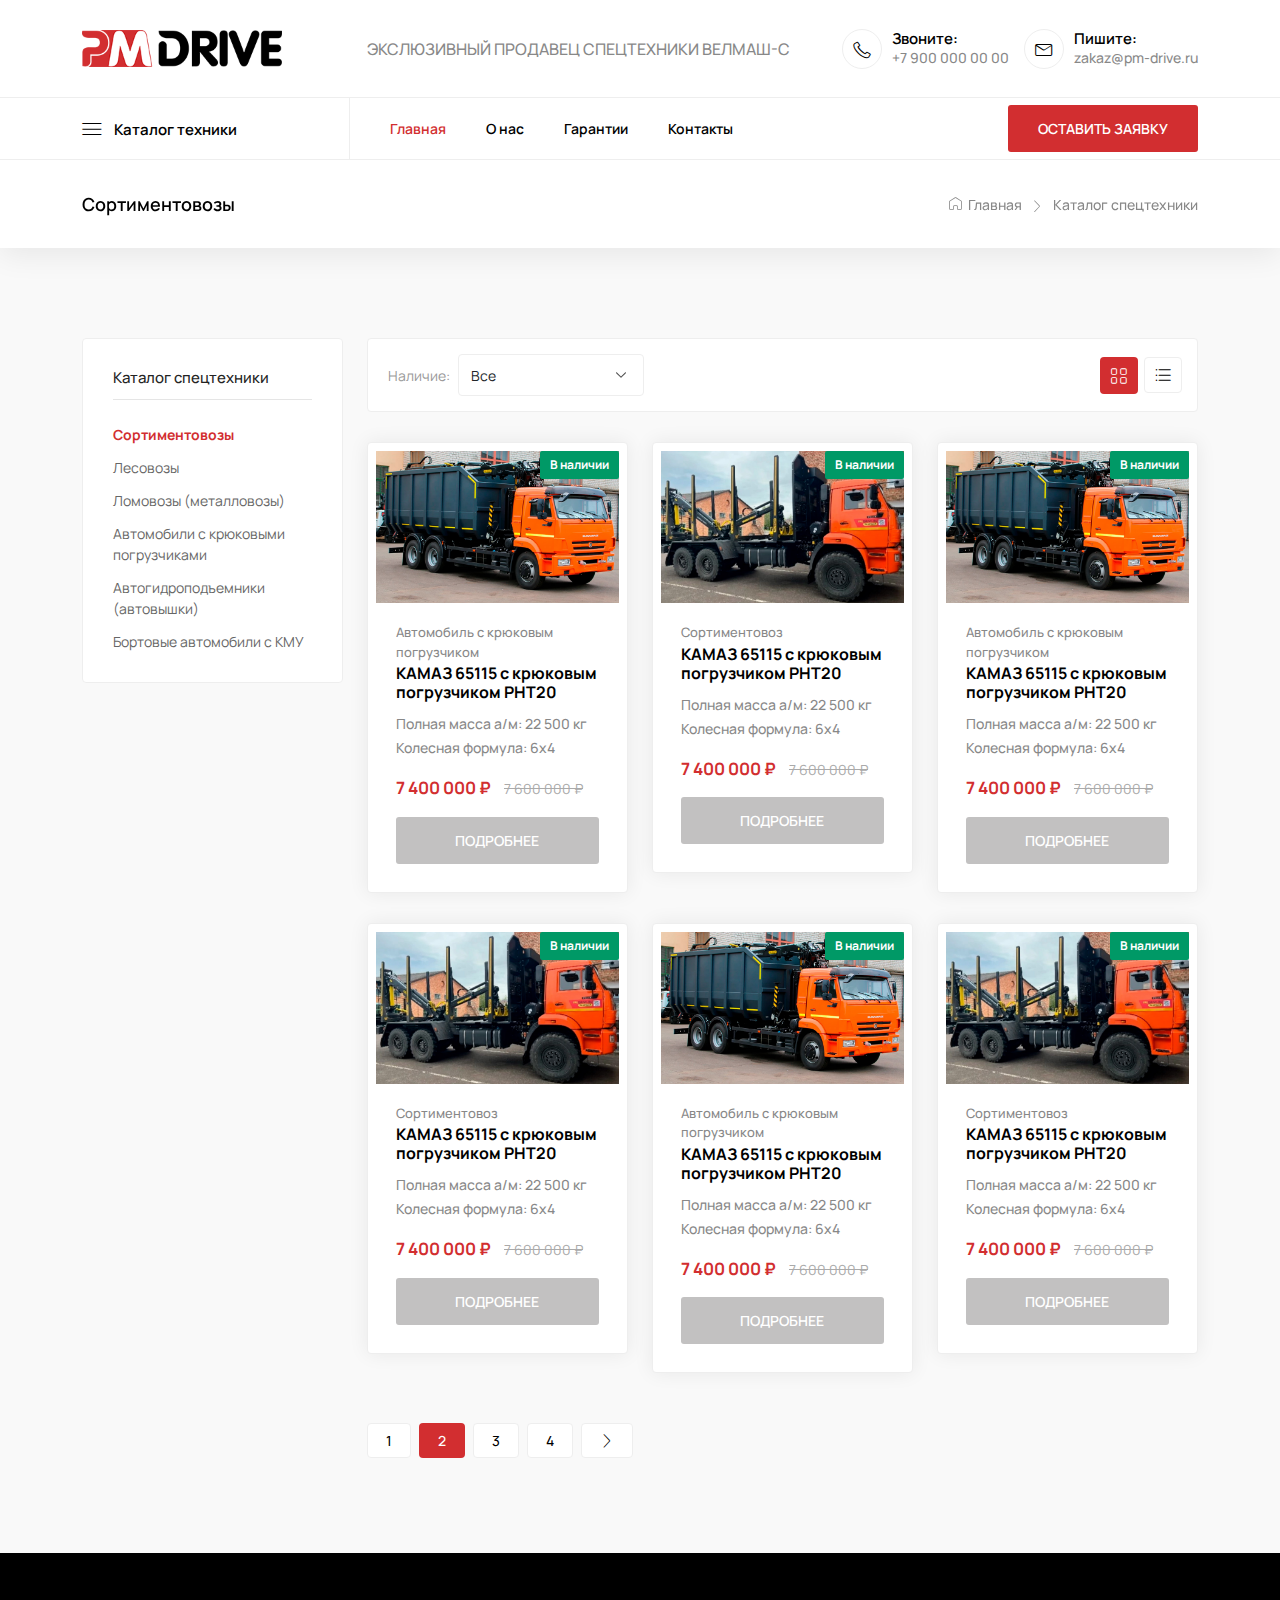
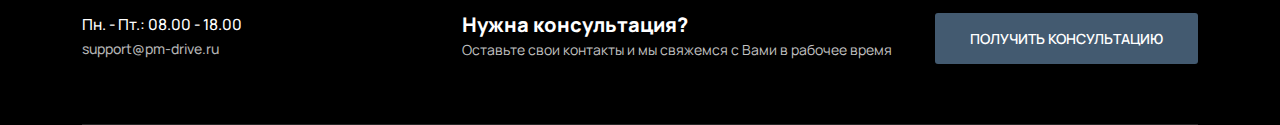
<file: product-list.html>
<!DOCTYPE html>
<html class="no-js" lang="zxx">

<head>
    <meta charset="utf-8" />
    <meta http-equiv="x-ua-compatible" content="ie=edge" />
    <title>Single Product - ShopGrids Bootstrap 5 eCommerce HTML Template.</title>
    <meta name="description" content="" />
    <meta name="viewport" content="width=device-width, initial-scale=1" />
    <link rel="shortcut icon" type="image/x-icon" href="assets/images/favicon.png" />

    <!-- ========================= CSS here ========================= -->
    <link rel="stylesheet" href="assets/css/bootstrap.min.css" />
    <link rel="stylesheet" href="assets/css/LineIcons.3.0.css" />
    <link rel="stylesheet" href="assets/css/tiny-slider.css" />
    <link rel="stylesheet" href="assets/css/glightbox.min.css" />
    <link rel="stylesheet" href="assets/css/main.css" />

</head>

<body>
    <!--[if lte IE 9]>
          <p class="browserupgrade">
            You are using an <strong>outdated</strong> browser. Please
            <a href="https://browsehappy.com/">upgrade your browser</a> to improve
            your experience and security.
          </p>
        <![endif]-->

    <div class="preloader" style="opacity: 0; display: none;">
        <div class="preloader-inner">
            <div class="preloader-icon">
                <span></span>
                <span></span>
            </div>
        </div>
    </div>


    <header class="header navbar-area">

        <!-- Start Header Middle -->
        <div class="header-middle">
            <div class="container">
                <div class="row align-items-center">
                    <div class="col-lg-3 col-md-5 col-12">
                        <!-- Start Header Logo -->
                        <a class="navbar-brand" href="index.html">
                            <img src="assets/images/logo/logo.png" alt="Logo">
                        </a>
                        <!-- End Header Logo -->
                    </div>
                    <div class="col-xl-5 col-lg-4 col-md-7 d-xs-none">
                        <!-- Start Heading -->
                        <div class="header-heading">Экслюзивный продавец спецтехники ВЕЛМАШ-С</div>
                        <!-- End Heading -->
                    </div>
                    <div class="col-xl-4 col-lg-5 col-md-7 col-5">
                        <div class="middle-right-area">
                            <div class="nav-hotline m-0">
                                <i class="lni lni-phone"></i>
                                <h3>Звоните:
                                    <span><a href="tel:+747474747444">+7 900 000 00 00</a></span>
                                </h3>
                            </div>
                            <div class="nav-hotline m-0">
                                <i class="lni lni-envelope"></i>
                                <h3>Пишите:
                                    <span><a href="mailto:gfgf@jhjh.ru">zakaz@pm-drive.ru</a></span>
                                </h3>
                            </div>
                        </div>
                    </div>
                </div>
            </div>
        </div>
        <!-- End Header Middle -->

        <!-- Start Header Bottom -->
        <div class="container">
            <div class="row align-items-center">
                <div class="col-lg-8 col-md-6 col-12">
                    <div class="nav-inner">
                        <!-- Start Mega Category Menu -->
                        <div class="mega-category-menu">
                            <span class="cat-button"><i class="lni lni-menu"></i>Каталог техники</span>
                            <ul class="sub-category">
                                <li><a href="#0">Сортиментовозы</a></li>
                                <li><a href="#0">Лесовозы</a></li>
                                <li><a href="#0">Ломовозы (металловозы)</a></li>
                                <li><a href="#0">Автомобили с крюковыми погрузчиками</a></li>
                                <li><a href="#0">Автогидроподъемники (автовышки)</a></li>
                                <li><a href="#0">Бортовые автомобили с КМУ</a></li>
                            </ul>
                        </div>
                        <!-- End Mega Category Menu -->
                        <!-- Start Navbar -->
                        <nav class="navbar navbar-expand-lg">
                            <button class="navbar-toggler mobile-menu-btn" type="button" data-bs-toggle="collapse"
                                data-bs-target="#navbarSupportedContent" aria-controls="navbarSupportedContent"
                                aria-expanded="false" aria-label="Toggle navigation">
                                <span class="toggler-icon"></span>
                                <span class="toggler-icon"></span>
                                <span class="toggler-icon"></span>
                            </button>
                            <div class="collapse navbar-collapse sub-menu-bar" id="navbarSupportedContent">
                                <ul id="nav" class="navbar-nav ms-auto">
                                    <li class="nav-item">
                                        <a href="index.html" class="active" aria-label="Toggle navigation">Главная</a>
                                    </li>
                                    <li class="nav-item">
                                        <a href="#0" aria-label="Toggle navigation">О нас</a>
                                    </li>
                                    <li class="nav-item">
                                        <a href="#0" aria-label="Toggle navigation">Гарантии</a>
                                    </li>
                                    <li class="nav-item">
                                        <a href="#0" aria-label="Toggle navigation">Контакты</a>
                                    </li>
                                </ul>
                            </div> <!-- navbar collapse -->
                        </nav>
                        <!-- End Navbar -->
                    </div>
                </div>
                <div class="col-lg-4 col-md-6 col-12">
                    <!-- Start Nav Social -->
                    <div class="nav-social">
                        <div class="button">
                            <a href="#0" class="btn">Оставить заявку</a>
                        </div>
                    </div>
                    <!-- End Nav Social -->
                </div>
            </div>
        </div>
        <!-- End Header Bottom -->

    </header>


    <div class="breadcrumbs">
        <div class="container">
            <div class="row align-items-center">
                <div class="col-xl-5 col-lg-4">
                    <div class="breadcrumbs-content">
                        <h1 class="page-title">Сортиментовозы</h1>
                    </div>
                </div>
                <div class="col-xl-7 col-lg-8">
                    <ul class="breadcrumb-nav">
                        <li><a href="index.html"><i class="lni lni-home"></i> Главная</a></li>
                        <li><a href="#0">Каталог спецтехники</a></li>
                    </ul>
                </div>
            </div>
        </div>
    </div>


    <section class="product-grids section">
        <div class="container">
            <div class="row">
                <div class="col-xl-3 col-lg-4 col-12">

                    <div class="product-sidebar filter-block">

                        <div class="accordion accordion-menu" id="accordionExample">
                            <div class="accordion-item">
                                <h2 class="accordion-header" id="headingOne">
                                    <button class="accordion-button collapsed" type="button" data-bs-toggle="collapse"
                                        data-bs-target="#collapseOne" aria-expanded="false" aria-controls="collapseOne">
                                        <span class="title">КАТЕГОРИИ</span><i
                                            class="lni lni-plus"></i>
                                    </button>
                                </h2>
                                <div id="collapseOne" class="accordion-collapse collapse" aria-labelledby="headingOne"
                                    data-bs-parent="#accordionExample">
                                    <div class="accordion-body">
                                        <ul class="list">
                                            <li>
                                                <a href="#0" class="active">Сортиментовозы </a>
                                            </li>
                                            <li>
                                                <a href="#0">Лесовозы</a>
                                            </li>
                                            <li>
                                                <a href="#0">Ломовозы (металловозы)</a>
                                            </li>
                                            <li>
                                                <a href="#0">Автомобили с крюковыми погрузчиками</a>
                                            </li>
                                            <li>
                                                <a href="#0">Автогидроподъемники (автовышки)</a>
                                            </li>
                                            <li>
                                                <a href="#0">Бортовые автомобили с КМУ</a>
                                            </li>
                                        </ul>
                                    </div>
                                </div>
                            </div>
                        </div>

                        <div class="single-widget">
                            <h3>Каталог спецтехники</h3>
                            <ul class="list">
                                <li>
                                    <a href="#0" class="active">Сортиментовозы </a>
                                </li>
                                <li>
                                    <a href="#0">Лесовозы</a>
                                </li>
                                <li>
                                    <a href="#0">Ломовозы (металловозы)</a>
                                </li>
                                <li>
                                    <a href="#0">Автомобили с крюковыми погрузчиками</a>
                                </li>
                                <li>
                                    <a href="#0">Автогидроподъемники (автовышки)</a>
                                </li>
                                <li>
                                    <a href="#0">Бортовые автомобили с КМУ</a>
                                </li>
                            </ul>
                        </div>

                    </div>

                </div>
                <div class="col-xl-9 col-lg-8 col-12">
                    <div class="product-grids-head">
                        <div class="product-grid-topbar">
                            <div class="row align-items-center">
                                <div class="col-lg-7 col-md-8 col-12">
                                    <div class="product-sorting">
                                        <label for="sorting">Наличие:</label>
                                        <select class="form-control" id="sorting">
                                            <option>Все</option>
                                            <option>В наличии</option>
                                            <option>Под заказ</option>
                                        </select>
                                        <!-- <h3 class="total-show-product button"><a href="#0" class="btn">Показать</a></h3> -->
                                    </div>
                                </div>
                                <div class="col-lg-5 col-md-4 col-12 product-grids-max767">
                                    <nav>
                                        <div class="nav nav-tabs" id="nav-tab" role="tablist">
                                            <button class="nav-link active" id="nav-grid-tab" data-bs-toggle="tab"
                                                data-bs-target="#nav-grid" type="button" role="tab"
                                                aria-controls="nav-grid" aria-selected="true"><i
                                                    class="lni lni-grid-alt"></i></button>
                                            <button class="nav-link" id="nav-list-tab" data-bs-toggle="tab"
                                                data-bs-target="#nav-list" type="button" role="tab"
                                                aria-controls="nav-list" aria-selected="false"><i
                                                    class="lni lni-list"></i></button>
                                        </div>
                                    </nav>
                                </div>
                            </div>
                        </div>
                        <div class="tab-content" id="nav-tabContent">
                            <div class="tab-pane fade show active" id="nav-grid" role="tabpanel"
                                aria-labelledby="nav-grid-tab">
                                <div class="row">
                                    <div class="col-xl-4 col-md-6 col-12">

                                        <div class="single-product">
                                            <div class="product-image">
                                                <img src="assets/images/hero/slider-bg2.jpg" alt="#">
                                                <span class="sale-tag">В наличии</span>
                                                <div class="button">
                                                    <a href="#0" class="btn">Оставить заявку</a>
                                                </div>
                                            </div>
                                            <div class="product-info">
                                                <span class="category">Автомобиль с крюковым погрузчиком</span>
                                                <h4 class="title">
                                                    <a href="#0">КАМАЗ 65115 с крюковым погрузчиком PHT20</a>
                                                </h4>
                                                <div class="mt-2">
                                                    <p>Полная масса а/м: 22 500 кг</p>
                                                    <p>Колесная формула: 6х4</p>
                                                </div>
                                                <div class="price">
                                                    <span>7 400 000 ₽</span>
                                                    <span class="discount-price">7 600 000 ₽</span>
                                                </div>
                                                <div class="button">
                                                    <a href="#0" class="btn w-100 mt-3 btn2">Подробнее</a>
                                                </div>
                                            </div>
                                        </div>

                                    </div>
                                    <div class="col-xl-4 col-md-6 col-12">

                                        <div class="single-product">
                                            <div class="product-image">
                                                <img src="assets/images/hero/slider-bg1.jpg" alt="#">
                                                <span class="sale-tag">В наличии</span>
                                                <div class="button">
                                                    <a href="#0" class="btn">Оставить заявку</a>
                                                </div>
                                            </div>
                                            <div class="product-info">
                                                <span class="category">Сортиментовоз</span>
                                                <h4 class="title">
                                                    <a href="#0">КАМАЗ 65115 с крюковым погрузчиком PHT20</a>
                                                </h4>
                                                <div class="mt-2">
                                                    <p>Полная масса а/м: 22 500 кг</p>
                                                    <p>Колесная формула: 6х4</p>
                                                </div>
                                                <div class="price">
                                                    <span>7 400 000 ₽</span>
                                                    <span class="discount-price">7 600 000 ₽</span>
                                                </div>
                                                <div class="button">
                                                    <a href="#0" class="btn btn2 w-100 mt-3">Подробнее</a>
                                                </div>
                                            </div>
                                        </div>

                                    </div>
                                    <div class="col-xl-4 col-md-6 col-12">

                                        <div class="single-product">
                                            <div class="product-image">
                                                <img src="assets/images/hero/slider-bg2.jpg" alt="#">
                                                <span class="sale-tag">В наличии</span>
                                                <div class="button">
                                                    <a href="#0" class="btn">Оставить заявку</a>
                                                </div>
                                            </div>
                                            <div class="product-info">
                                                <span class="category">Автомобиль с крюковым погрузчиком</span>
                                                <h4 class="title">
                                                    <a href="#0">КАМАЗ 65115 с крюковым погрузчиком PHT20</a>
                                                </h4>
                                                <div class="mt-2">
                                                    <p>Полная масса а/м: 22 500 кг</p>
                                                    <p>Колесная формула: 6х4</p>
                                                </div>
                                                <div class="price">
                                                    <span>7 400 000 ₽</span>
                                                    <span class="discount-price">7 600 000 ₽</span>
                                                </div>
                                                <div class="button">
                                                    <a href="#0" class="btn w-100 mt-3 btn2">Подробнее</a>
                                                </div>
                                            </div>
                                        </div>

                                    </div>
                                    <div class="col-xl-4 col-md-6 col-12">

                                        <div class="single-product">
                                            <div class="product-image">
                                                <img src="assets/images/hero/slider-bg1.jpg" alt="#">
                                                <span class="sale-tag">В наличии</span>
                                                <div class="button">
                                                    <a href="#0" class="btn">Оставить заявку</a>
                                                </div>
                                            </div>
                                            <div class="product-info">
                                                <span class="category">Сортиментовоз</span>
                                                <h4 class="title">
                                                    <a href="#0">КАМАЗ 65115 с крюковым погрузчиком PHT20</a>
                                                </h4>
                                                <div class="mt-2">
                                                    <p>Полная масса а/м: 22 500 кг</p>
                                                    <p>Колесная формула: 6х4</p>
                                                </div>
                                                <div class="price">
                                                    <span>7 400 000 ₽</span>
                                                    <span class="discount-price">7 600 000 ₽</span>
                                                </div>
                                                <div class="button">
                                                    <a href="#0" class="btn btn2 w-100 mt-3">Подробнее</a>
                                                </div>
                                            </div>
                                        </div>

                                    </div>
                                    <div class="col-xl-4 col-md-6 col-12">

                                        <div class="single-product">
                                            <div class="product-image">
                                                <img src="assets/images/hero/slider-bg2.jpg" alt="#">
                                                <span class="sale-tag">В наличии</span>
                                                <div class="button">
                                                    <a href="#0" class="btn">Оставить заявку</a>
                                                </div>
                                            </div>
                                            <div class="product-info">
                                                <span class="category">Автомобиль с крюковым погрузчиком</span>
                                                <h4 class="title">
                                                    <a href="#0">КАМАЗ 65115 с крюковым погрузчиком PHT20</a>
                                                </h4>
                                                <div class="mt-2">
                                                    <p>Полная масса а/м: 22 500 кг</p>
                                                    <p>Колесная формула: 6х4</p>
                                                </div>
                                                <div class="price">
                                                    <span>7 400 000 ₽</span>
                                                    <span class="discount-price">7 600 000 ₽</span>
                                                </div>
                                                <div class="button">
                                                    <a href="#0" class="btn w-100 mt-3 btn2">Подробнее</a>
                                                </div>
                                            </div>
                                        </div>

                                    </div>
                                    <div class="col-xl-4 col-md-6 col-12">

                                        <div class="single-product">
                                            <div class="product-image">
                                                <img src="assets/images/hero/slider-bg1.jpg" alt="#">
                                                <span class="sale-tag">В наличии</span>
                                                <div class="button">
                                                    <a href="#0" class="btn">Оставить заявку</a>
                                                </div>
                                            </div>
                                            <div class="product-info">
                                                <span class="category">Сортиментовоз</span>
                                                <h4 class="title">
                                                    <a href="#0">КАМАЗ 65115 с крюковым погрузчиком PHT20</a>
                                                </h4>
                                                <div class="mt-2">
                                                    <p>Полная масса а/м: 22 500 кг</p>
                                                    <p>Колесная формула: 6х4</p>
                                                </div>
                                                <div class="price">
                                                    <span>7 400 000 ₽</span>
                                                    <span class="discount-price">7 600 000 ₽</span>
                                                </div>
                                                <div class="button">
                                                    <a href="#0" class="btn btn2 w-100 mt-3">Подробнее</a>
                                                </div>
                                            </div>
                                        </div>

                                    </div>
                                </div>
                                <div class="row">
                                    <div class="col-12">

                                        <div class="pagination left">
                                            <ul class="pagination-list">
                                                <li><a href="javascript:void(0)">1</a></li>
                                                <li class="active"><a href="javascript:void(0)">2</a></li>
                                                <li><a href="javascript:void(0)">3</a></li>
                                                <li><a href="javascript:void(0)">4</a></li>
                                                <li><a href="javascript:void(0)"><i
                                                            class="lni lni-chevron-right"></i></a></li>
                                            </ul>
                                        </div>

                                    </div>
                                </div>
                            </div>
                            <div class="tab-pane fade tab-pane-gorizont" id="nav-list" role="tabpanel" aria-labelledby="nav-list-tab">
                                <div class="row">
                                    <div class="col-lg-12 col-md-12 col-12">

                                        <div class="single-product">
                                            <div class="row align-items-center">
                                                <div class="col-lg-4 col-md-4 col-12 product-image-vertikal">
                                                    <div class="product-image">
                                                        <img src="assets/images/product-details/vertikal.jpg" alt="#">
                                                        <div class="button">
                                                            <a href="product-details.html" class="btn">Оставить заявку</a>
                                                        </div>
                                                    </div>
                                                </div>
                                                <div class="col-lg-8 col-md-8 col-12">
                                                    <div class="product-info">
                                                        <div class="row align-items-center">
                                                            <div class="col-xl-6">
                                                                <span class="category">Автомобиль с крюковым погрузчиком</span>
                                                        <h4 class="title">
                                                            <a href="product-grids.html">КАМАЗ 65115 с крюковым погрузчиком PHT20</a>
                                                        </h4>
                                                        <div class="price">
                                                            <span>7 400 000 ₽</span>
                                                            <span class="discount-price">8 000 000 ₽</span>
                                                        </div>
                                                        <div class="button">
                                                            <a href="#0" class="btn btn2 w-100 mt-3">Подробнее</a>
                                                        </div>
                                                            </div>
                                                            <div class="col-xl-6">
                                                                <div class="mt-2">
                                                                    <p>Полная масса а/м: 22 500 кг</p>
                                                                    <p>Колесная формула: 6х4</p>
                                                                    <p>Шасси: 	КАМАЗ-43118-73094-50</p>
                                                                    <p>База: 4600+1320 мм</p>
                                                                    <p>Двигатель: 740.705-300 (с ОНВ) </p>
                                                                    <p>КПП: КАМАЗ 154</p>
                                                                    <p>Полная масса автопоезда, кг: 63500</p>
                                                                </div>
                                                            </div>
                                                        </div>
                                                    </div>
                                                </div>
                                            </div>
                                        </div>

                                    </div>
                                    <div class="col-lg-12 col-md-12 col-12">

                                        <div class="single-product">
                                            <div class="row align-items-center">
                                                <div class="col-lg-4 col-md-4 col-12 product-image-vertikal">
                                                    <div class="product-image">
                                                        <img src="assets/images/product-details/vertikal.jpg" alt="#">
                                                        <span class="sale-tag">В наличии</span>
                                                        <div class="button">
                                                            <a href="product-details.html" class="btn">Оставить заявку</a>
                                                        </div>
                                                    </div>
                                                </div>
                                                <div class="col-lg-8 col-md-8 col-12">
                                                    <div class="product-info">
                                                        <div class="row align-items-center">
                                                            <div class="col-xl-6">
                                                                <span class="category">Автомобиль с крюковым погрузчиком</span>
                                                        <h4 class="title">
                                                            <a href="product-grids.html">КАМАЗ 65115 с крюковым погрузчиком PHT20</a>
                                                        </h4>
                                                        <div class="price">
                                                            <span>7 400 000 ₽</span>
                                                            <span class="discount-price">8 000 000 ₽</span>
                                                        </div>
                                                        <div class="button">
                                                            <a href="#0" class="btn btn2 w-100 mt-3">Подробнее</a>
                                                        </div>
                                                            </div>
                                                            <div class="col-xl-6">
                                                                <div class="mt-2">
                                                                    <p>Полная масса а/м: 22 500 кг</p>
                                                                    <p>Колесная формула: 6х4</p>
                                                                    <p>Шасси: 	КАМАЗ-43118-73094-50</p>
                                                                    <p>База: 4600+1320 мм</p>
                                                                    <p>Двигатель: 740.705-300 (с ОНВ) </p>
                                                                    <p>КПП: КАМАЗ 154</p>
                                                                    <p>Полная масса автопоезда, кг: 63500</p>
                                                                </div>
                                                            </div>
                                                        </div>
                                                    </div>
                                                </div>
                                            </div>
                                        </div>

                                    </div>
                                    <div class="col-lg-12 col-md-12 col-12">

                                        <div class="single-product">
                                            <div class="row align-items-center">
                                                <div class="col-lg-4 col-md-4 col-12 product-image-vertikal">
                                                    <div class="product-image">
                                                        <img src="assets/images/product-details/vertikal.jpg" alt="#">
                                                        <div class="button">
                                                            <a href="product-details.html" class="btn">Оставить заявку</a>
                                                        </div>
                                                    </div>
                                                </div>
                                                <div class="col-lg-8 col-md-8 col-12">
                                                    <div class="product-info">
                                                        <div class="row align-items-center">
                                                            <div class="col-xl-6">
                                                                <span class="category">Автомобиль с крюковым погрузчиком</span>
                                                        <h4 class="title">
                                                            <a href="product-grids.html">КАМАЗ 65115 с крюковым погрузчиком PHT20</a>
                                                        </h4>
                                                        <div class="price">
                                                            <span>7 400 000 ₽</span>
                                                            <span class="discount-price">8 000 000 ₽</span>
                                                        </div>
                                                        <div class="button">
                                                            <a href="#0" class="btn btn2 w-100 mt-3">Подробнее</a>
                                                        </div>
                                                            </div>
                                                            <div class="col-xl-6">
                                                                <div class="mt-2">
                                                                    <p>Полная масса а/м: 22 500 кг</p>
                                                                    <p>Колесная формула: 6х4</p>
                                                                    <p>Шасси: 	КАМАЗ-43118-73094-50</p>
                                                                    <p>База: 4600+1320 мм</p>
                                                                    <p>Двигатель: 740.705-300 (с ОНВ) </p>
                                                                    <p>КПП: КАМАЗ 154</p>
                                                                    <p>Полная масса автопоезда, кг: 63500</p>
                                                                </div>
                                                            </div>
                                                        </div>
                                                    </div>
                                                </div>
                                            </div>
                                        </div>

                                    </div>
                                    <div class="col-lg-12 col-md-12 col-12">

                                        <div class="single-product">
                                            <div class="row align-items-center">
                                                <div class="col-lg-4 col-md-4 col-12 product-image-vertikal">
                                                    <div class="product-image">
                                                        <img src="assets/images/product-details/vertikal.jpg" alt="#">
                                                        <div class="button">
                                                            <a href="product-details.html" class="btn">Оставить заявку</a>
                                                        </div>
                                                    </div>
                                                </div>
                                                <div class="col-lg-8 col-md-8 col-12">
                                                    <div class="product-info">
                                                        <div class="row align-items-center">
                                                            <div class="col-xl-6">
                                                                <span class="category">Автомобиль с крюковым погрузчиком</span>
                                                        <h4 class="title">
                                                            <a href="product-grids.html">КАМАЗ 65115 с крюковым погрузчиком PHT20</a>
                                                        </h4>
                                                        <div class="price">
                                                            <span>7 400 000 ₽</span>
                                                            <span class="discount-price">8 000 000 ₽</span>
                                                        </div>
                                                        <div class="button">
                                                            <a href="#0" class="btn btn2 w-100 mt-3">Подробнее</a>
                                                        </div>
                                                            </div>
                                                            <div class="col-xl-6">
                                                                <div class="mt-2">
                                                                    <p>Полная масса а/м: 22 500 кг</p>
                                                                    <p>Колесная формула: 6х4</p>
                                                                    <p>Шасси: 	КАМАЗ-43118-73094-50</p>
                                                                    <p>База: 4600+1320 мм</p>
                                                                    <p>Двигатель: 740.705-300 (с ОНВ) </p>
                                                                    <p>КПП: КАМАЗ 154</p>
                                                                    <p>Полная масса автопоезда, кг: 63500</p>
                                                                </div>
                                                            </div>
                                                        </div>
                                                    </div>
                                                </div>
                                            </div>
                                        </div>

                                    </div>
                                </div>
                                <div class="row">
                                    <div class="col-12">

                                        <div class="pagination left">
                                            <ul class="pagination-list">
                                                <li><a href="javascript:void(0)">1</a></li>
                                                <li class="active"><a href="javascript:void(0)">2</a></li>
                                                <li><a href="javascript:void(0)">3</a></li>
                                                <li><a href="javascript:void(0)">4</a></li>
                                                <li><a href="javascript:void(0)"><i
                                                            class="lni lni-chevron-right"></i></a></li>
                                            </ul>
                                        </div>

                                    </div>
                                </div>
                            </div>
                        </div>
                    </div>
                </div>
            </div>
        </div>
    </section>


    <!-- Start Footer Area -->
    <footer class="footer">
        <!-- Start Footer Top -->
        <div class="footer-top">
            <div class="container">
                <div class="inner-content">
                    <div class="row">
                        <div class="col-xl-4 col-lg-3 col-md-4 col-12">
                            <div class="footer-logo">
                                <ul>
                                    <li><span>Пн. - Пт.: </span> 08.00 - 18.00</li>
                                </ul>
                                <p class="mail">
                                    <a href="mailto:zakaz@pm-drive.ru">support@pm-drive.ru</a>
                                </p>
                            </div>
                        </div>
                        <div class="col-xl-8 col-lg-9 col-md-8 col-12">
                            <div class="footer-newsletter">
                                <h4 class="title">
                                    Нужна консультация?
                                    <span>Оставьте свои контакты и мы свяжемся с Вами в рабочее время</span>
                                </h4>
                                <div class="newsletter-form-head">
                                    <div class="button newsletter-form">
                                        <a href="#0" class="btn btn4">Получить консультацию</a>
                                    </div>
                                </div>
                            </div>
                        </div>
                    </div>
                </div>
            </div>
        </div>
        <!-- End Footer Top -->
    </footer>
    <!--/ End Footer Area -->


    <a href="#" class="scroll-top" style="display: none;">
        <i class="lni lni-chevron-up"></i>
    </a>

    <script src="assets/js/bootstrap.min.js"></script>
    <script src="assets/js/tiny-slider.js"></script>
    <script src="assets/js/glightbox.min.js"></script>
    <script src="assets/js/main.js"></script>

    <script>(() => {
            window.addoncropExtensions = window.addoncropExtensions || [];
            window.addoncropExtensions.push({
                mode: 'emulator',
                emulator: 'Foxified',
                extension: {
                    id: 44,
                    name: 'Загрузчик Видео и MP3 с YouTube',
                    version: '17.2.8',
                    date: 'March 17, 2022',
                },
                flixmateConnected: false,
            });
        })();</script>
    <script>(() => {
            window.addoncropExtensions = window.addoncropExtensions || [];
            window.addoncropExtensions.push({
                mode: 'emulator',
                emulator: 'Foxified',
                extension: {
                    id: 44,
                    name: 'Загрузчик Видео и MP3 с YouTube',
                    version: '17.2.8',
                    date: 'March 17, 2022',
                },
                flixmateConnected: false,
            });
        })();</script>
</body>

</html>
</file>
<file: assets/css/tiny-slider.css>
.tns-outer{padding:0!important}.tns-outer [hidden]{display:none!important}.tns-outer [aria-controls],.tns-outer [data-action]{cursor:pointer}.tns-slider{-webkit-transition:all 0s;-moz-transition:all 0s;transition:all 0s}.tns-slider>.tns-item{-webkit-box-sizing:border-box;-moz-box-sizing:border-box;box-sizing:border-box}.tns-horizontal.tns-subpixel{white-space:nowrap}.tns-horizontal.tns-subpixel>.tns-item{display:inline-block;vertical-align:top;white-space:normal}.tns-horizontal.tns-no-subpixel:after{content:'';display:table;clear:both}.tns-horizontal.tns-no-subpixel>.tns-item{float:left}.tns-horizontal.tns-carousel.tns-no-subpixel>.tns-item{margin-right:-100%}.tns-no-calc{position:relative;left:0}.tns-gallery{position:relative;left:0;min-height:1px}.tns-gallery>.tns-item{position:absolute;left:-100%;-webkit-transition:transform 0s,opacity 0s;-moz-transition:transform 0s,opacity 0s;transition:transform 0s,opacity 0s}.tns-gallery>.tns-slide-active{position:relative;left:auto!important}.tns-gallery>.tns-moving{-webkit-transition:all .25s;-moz-transition:all .25s;transition:all .25s}.tns-autowidth{display:inline-block}.tns-lazy-img{-webkit-transition:opacity .6s;-moz-transition:opacity .6s;transition:opacity .6s;opacity:.6}.tns-lazy-img.tns-complete{opacity:1}.tns-ah{-webkit-transition:height 0s;-moz-transition:height 0s;transition:height 0s}.tns-ovh{overflow:hidden}.tns-visually-hidden{position:absolute;left:-10000em}.tns-transparent{opacity:0;visibility:hidden}.tns-fadeIn{opacity:1;filter:alpha(opacity=100);z-index:0}.tns-normal,.tns-fadeOut{opacity:0;filter:alpha(opacity=0);z-index:-1}.tns-vpfix{white-space:nowrap}.tns-vpfix>div,.tns-vpfix>li{display:inline-block}.tns-t-subp2{margin:0 auto;width:310px;position:relative;height:10px;overflow:hidden}.tns-t-ct{width:2333.3333333%;width:-webkit-calc(100% * 70/3);width:-moz-calc(100% * 70/3);width:calc(100% * 70/3);position:absolute;right:0}.tns-t-ct:after{content:'';display:table;clear:both}.tns-t-ct>div{width:1.4285714%;width:-webkit-calc(100%/70);width:-moz-calc(100%/70);width:calc(100%/70);height:10px;float:left}
</file>
<file: assets/css/main.css>
/* ===========================
Index Of css

01. Variables CSS
02. Normalize CSS
03. Header CSS
04. Hero CSS
05. Shipping Info CSS
06. Featured Categories CSS
07. Product CSS
08. Banner CSS
09. Special Offer CSS
10. Home Product List CSS
11. About CSS
12. Faq CSS
13. Blog CSS
14. Brands CSS
15. Team CSS
16. Product Details CSS
17. Product Grids CSS
18. Cart CSS
19. Checkout CSS
20. Account Login CSS
21. Contact CSS
22. Error CSS
23. Mail Success CSS
24. Footer CSS
========================== */
/*======================================
    Variables
========================================*/
/*======================================
    Normalize CSS
========================================*/
@import url("https://fonts.googleapis.com/css2?family=Manrope:wght@200;300;400;500;600;700;800&display=swap");

:root {
  --main-bg-color: #d22e30;
  --main-link-color: #d22e30;
  --second-bg-color: #000000;
  --main-text-color: #888;
  --sale-tag-bg: #009966
}

html {
  scroll-behavior: smooth;
}

body {
  font-family: "Manrope", sans-serif;
  font-weight: 500;
  font-style: normal;
  color: var(--main-text-color);
  overflow-x: hidden;
  font-size: 14px;
}

p {
  margin: 0;
  padding: 0;
  font-size: 14px;
  line-height: 24px;
}

* {
  margin: 0;
  padding: 0;
}

.navbar-toggler:focus,
a:focus,
input:focus,
textarea:focus,
button:focus,
.btn:focus,
.btn.focus,
.btn:not(:disabled):not(.disabled).active,
.btn:not(:disabled):not(.disabled):active {
  text-decoration: none;
  outline: none;
  outline: none !important;
  border-color: none !important;
  -webkit-box-shadow: none !important;
          box-shadow: none !important;
}

.form-check-input:checked {
  background-color: var(--main-bg-color);
  border-color: var(--main-bg-color);
}

select {
  -webkit-writing-mode: horizontal-tb !important;
  text-rendering: auto;
  color: var(--second-bg-color);
  letter-spacing: normal;
  word-spacing: normal;
  text-transform: none;
  text-indent: 0px;
  text-shadow: none;
  display: inline-block;
  text-align: start;
  -webkit-appearance: menulist;
     -moz-appearance: menulist;
          appearance: menulist;
  -webkit-box-sizing: border-box;
          box-sizing: border-box;
  -webkit-box-align: center;
      -ms-flex-align: center;
          align-items: center;
  white-space: pre;
  -webkit-rtl-ordering: logical;
  background-color: -internal-light-dark(white, #3b3b3b);
  cursor: default;
  margin: 0em;
  font: 400 14px;
  border-radius: 0px;
  border-width: 1px;
  border-style: solid;
  border-color: -internal-light-dark(#767676, #858585);
  -o-border-image: initial;
     border-image: initial;
}

span,
a {
  display: inline-block;
  text-decoration: none;
  transition: all 0.4s ease;
  -webkit-transition: all 0.4s ease;
  -moz-transition: all 0.4s ease;
}
a:hover {
  color: var(--main-link-color);
}

audio,
canvas,
iframe,
img,
svg,
video {
  vertical-align: middle;
}

img {
  max-width: 100%;
}

h1,
h2,
h3,
h4,
h5,
h6 {
  font-weight: 600;
  margin: 0px;
  color: var(--second-bg-color);
}

h1 a,
h2 a,
h3 a,
h4 a,
h5 a,
h6 a {
  color: inherit;
}

h1 {
  font-size: 50px;
}

h2 {
  font-size: 40px;
}

h3 {
  font-size: 30px;
}

h4 {
  font-size: 25px;
}

h5 {
  font-size: 20px;
}

h6 {
  font-size: 16px;
}

ul,
ol {
  margin: 0px;
  padding: 0px;
  list-style-type: none;
}

.mt-5 {
  margin-top: 5px;
}

.mt-10 {
  margin-top: 10px;
}

.mt-15 {
  margin-top: 15px;
}

.mt-20 {
  margin-top: 20px;
}

.mt-25 {
  margin-top: 25px;
}

.mt-30 {
  margin-top: 30px;
}

.mt-35 {
  margin-top: 35px;
}

.mt-40 {
  margin-top: 40px;
}

.mt-45 {
  margin-top: 45px;
}

.mt-50 {
  margin-top: 50px;
}

.mt-55 {
  margin-top: 55px;
}

.mt-60 {
  margin-top: 60px;
}

.mt-65 {
  margin-top: 65px;
}

.mt-70 {
  margin-top: 70px;
}

.mt-75 {
  margin-top: 75px;
}

.mt-80 {
  margin-top: 80px;
}

.mt-85 {
  margin-top: 85px;
}

.mt-90 {
  margin-top: 90px;
}

.mt-95 {
  margin-top: 95px;
}

.mt-100 {
  margin-top: 100px;
}

.mt-105 {
  margin-top: 105px;
}

.mt-110 {
  margin-top: 110px;
}

.mt-115 {
  margin-top: 115px;
}

.mt-120 {
  margin-top: 120px;
}

.mt-125 {
  margin-top: 125px;
}

.mt-130 {
  margin-top: 130px;
}

.mt-135 {
  margin-top: 135px;
}

.mt-140 {
  margin-top: 140px;
}

.mt-145 {
  margin-top: 145px;
}

.mt-150 {
  margin-top: 150px;
}

.mt-155 {
  margin-top: 155px;
}

.mt-160 {
  margin-top: 160px;
}

.mt-165 {
  margin-top: 165px;
}

.mt-170 {
  margin-top: 170px;
}

.mt-175 {
  margin-top: 175px;
}

.mt-180 {
  margin-top: 180px;
}

.mt-185 {
  margin-top: 185px;
}

.mt-190 {
  margin-top: 190px;
}

.mt-195 {
  margin-top: 195px;
}

.mt-200 {
  margin-top: 200px;
}

.mt-205 {
  margin-top: 205px;
}

.mt-210 {
  margin-top: 210px;
}

.mt-215 {
  margin-top: 215px;
}

.mt-220 {
  margin-top: 220px;
}

.mt-225 {
  margin-top: 225px;
}

.mb-5 {
  margin-bottom: 5px;
}

.mb-10 {
  margin-bottom: 10px;
}

.mb-15 {
  margin-bottom: 15px;
}

.mb-20 {
  margin-bottom: 20px;
}

.mb-25 {
  margin-bottom: 25px;
}

.mb-30 {
  margin-bottom: 30px;
}

.mb-35 {
  margin-bottom: 35px;
}

.mb-40 {
  margin-bottom: 40px;
}

.mb-45 {
  margin-bottom: 45px;
}

.mb-50 {
  margin-bottom: 50px;
}

.mb-55 {
  margin-bottom: 55px;
}

.mb-60 {
  margin-bottom: 60px;
}

.mb-65 {
  margin-bottom: 65px;
}

.mb-70 {
  margin-bottom: 70px;
}

.mb-75 {
  margin-bottom: 75px;
}

.mb-80 {
  margin-bottom: 80px;
}

.mb-85 {
  margin-bottom: 85px;
}

.mb-90 {
  margin-bottom: 90px;
}

.mb-95 {
  margin-bottom: 95px;
}

.mb-100 {
  margin-bottom: 100px;
}

.mb-105 {
  margin-bottom: 105px;
}

.mb-110 {
  margin-bottom: 110px;
}

.mb-115 {
  margin-bottom: 115px;
}

.mb-120 {
  margin-bottom: 120px;
}

.mb-125 {
  margin-bottom: 125px;
}

.mb-130 {
  margin-bottom: 130px;
}

.mb-135 {
  margin-bottom: 135px;
}

.mb-140 {
  margin-bottom: 140px;
}

.mb-145 {
  margin-bottom: 145px;
}

.mb-150 {
  margin-bottom: 150px;
}

.mb-155 {
  margin-bottom: 155px;
}

.mb-160 {
  margin-bottom: 160px;
}

.mb-165 {
  margin-bottom: 165px;
}

.mb-170 {
  margin-bottom: 170px;
}

.mb-175 {
  margin-bottom: 175px;
}

.mb-180 {
  margin-bottom: 180px;
}

.mb-185 {
  margin-bottom: 185px;
}

.mb-190 {
  margin-bottom: 190px;
}

.mb-195 {
  margin-bottom: 195px;
}

.mb-200 {
  margin-bottom: 200px;
}

.mb-205 {
  margin-bottom: 205px;
}

.mb-210 {
  margin-bottom: 210px;
}

.mb-215 {
  margin-bottom: 215px;
}

.mb-220 {
  margin-bottom: 220px;
}

.mb-225 {
  margin-bottom: 225px;
}

.pt-5 {
  padding-top: 5px;
}

.pt-10 {
  padding-top: 10px;
}

.pt-15 {
  padding-top: 15px;
}

.pt-20 {
  padding-top: 20px;
}

.pt-25 {
  padding-top: 25px;
}

.pt-30 {
  padding-top: 30px;
}

.pt-35 {
  padding-top: 35px;
}

.pt-40 {
  padding-top: 40px;
}

.pt-45 {
  padding-top: 45px;
}

.pt-50 {
  padding-top: 50px;
}

.pt-55 {
  padding-top: 55px;
}

.pt-60 {
  padding-top: 60px;
}

.pt-65 {
  padding-top: 65px;
}

.pt-70 {
  padding-top: 70px;
}

.pt-75 {
  padding-top: 75px;
}

.pt-80 {
  padding-top: 80px;
}

.pt-85 {
  padding-top: 85px;
}

.pt-90 {
  padding-top: 90px;
}

.pt-95 {
  padding-top: 95px;
}

.pt-100 {
  padding-top: 100px;
}

.pt-105 {
  padding-top: 105px;
}

.pt-110 {
  padding-top: 110px;
}

.pt-115 {
  padding-top: 115px;
}

.pt-120 {
  padding-top: 120px;
}

.pt-125 {
  padding-top: 125px;
}

.pt-130 {
  padding-top: 130px;
}

.pt-135 {
  padding-top: 135px;
}

.pt-140 {
  padding-top: 140px;
}

.pt-145 {
  padding-top: 145px;
}

.pt-150 {
  padding-top: 150px;
}

.pt-155 {
  padding-top: 155px;
}

.pt-160 {
  padding-top: 160px;
}

.pt-165 {
  padding-top: 165px;
}

.pt-170 {
  padding-top: 170px;
}

.pt-175 {
  padding-top: 175px;
}

.pt-180 {
  padding-top: 180px;
}

.pt-185 {
  padding-top: 185px;
}

.pt-190 {
  padding-top: 190px;
}

.pt-195 {
  padding-top: 195px;
}

.pt-200 {
  padding-top: 200px;
}

.pt-205 {
  padding-top: 205px;
}

.pt-210 {
  padding-top: 210px;
}

.pt-215 {
  padding-top: 215px;
}

.pt-220 {
  padding-top: 220px;
}

.pt-225 {
  padding-top: 225px;
}

.pb-5 {
  padding-bottom: 5px;
}

.pb-10 {
  padding-bottom: 10px;
}

.pb-15 {
  padding-bottom: 15px;
}

.pb-20 {
  padding-bottom: 20px;
}

.pb-25 {
  padding-bottom: 25px;
}

.pb-30 {
  padding-bottom: 30px;
}

.pb-35 {
  padding-bottom: 35px;
}

.pb-40 {
  padding-bottom: 40px;
}

.pb-45 {
  padding-bottom: 45px;
}

.pb-50 {
  padding-bottom: 50px;
}

.pb-55 {
  padding-bottom: 55px;
}

.pb-60 {
  padding-bottom: 60px;
}

.pb-65 {
  padding-bottom: 65px;
}

.pb-70 {
  padding-bottom: 70px;
}

.pb-75 {
  padding-bottom: 75px;
}

.pb-80 {
  padding-bottom: 80px;
}

.pb-85 {
  padding-bottom: 85px;
}

.pb-90 {
  padding-bottom: 90px;
}

.pb-95 {
  padding-bottom: 95px;
}

.pb-100 {
  padding-bottom: 100px;
}

.pb-105 {
  padding-bottom: 105px;
}

.pb-110 {
  padding-bottom: 110px;
}

.pb-115 {
  padding-bottom: 115px;
}

.pb-120 {
  padding-bottom: 120px;
}

.pb-125 {
  padding-bottom: 125px;
}

.pb-130 {
  padding-bottom: 130px;
}

.pb-135 {
  padding-bottom: 135px;
}

.pb-140 {
  padding-bottom: 140px;
}

.pb-145 {
  padding-bottom: 145px;
}

.pb-150 {
  padding-bottom: 150px;
}

.pb-155 {
  padding-bottom: 155px;
}

.pb-160 {
  padding-bottom: 160px;
}

.pb-165 {
  padding-bottom: 165px;
}

.pb-170 {
  padding-bottom: 170px;
}

.pb-175 {
  padding-bottom: 175px;
}

.pb-180 {
  padding-bottom: 180px;
}

.pb-185 {
  padding-bottom: 185px;
}

.pb-190 {
  padding-bottom: 190px;
}

.pb-195 {
  padding-bottom: 195px;
}

.pb-200 {
  padding-bottom: 200px;
}

.pb-205 {
  padding-bottom: 205px;
}

.pb-210 {
  padding-bottom: 210px;
}

.pb-215 {
  padding-bottom: 215px;
}

.pb-220 {
  padding-bottom: 220px;
}

.pb-225 {
  padding-bottom: 225px;
}

.img-bg {
  background-position: center center;
  background-size: cover;
  background-repeat: no-repeat;
  width: 100%;
  height: 100%;
}

@media only screen and (min-width: 480px) and (max-width: 767px) {
  .container {
    width: 450px;
  }
}

/* Bread Crumbs */
.breadcrumbs {
  position: relative;
  padding: 30px 0;
  z-index: 2;
  text-align: left;
  background-color: #fff;
  -webkit-box-shadow: 0px 7px 30px rgba(0, 0, 0, 0.075);
          box-shadow: 0px 7px 30px rgba(0, 0, 0, 0.075);
}

@media only screen and (min-width: 768px) and (max-width: 991px) {
  .breadcrumbs {
    padding: 30px;
  }
}

@media (max-width: 767px) {
  .breadcrumbs {
    padding: 30px;
  }
}

.breadcrumbs .breadcrumbs-content {
  position: relative;
  text-align: left;
}

.breadcrumbs .breadcrumbs-content .page-title {
  font-size: 18px;
  color: var(--second-bg-color);
  font-weight: 600;
  position: relative;
  line-height: 28px;
  
}

@media only screen and (min-width: 768px) and (max-width: 991px) {
  .breadcrumbs .breadcrumbs-content .page-title {
    font-size: 17px;
    line-height: 28px;
  }
}

@media (max-width: 991px) {
  .breadcrumbs .breadcrumbs-content .page-title {
    font-size: 16px;
    text-align: center;
    line-height: 26px;
  }
}

.breadcrumbs .breadcrumbs-content .breadcrumb-nav {
  background: transparent;
  border-radius: 0;
  margin-bottom: 0;
  padding: 0;
  display: inline-block;
}

.breadcrumbs .breadcrumb-nav {
  text-align: right;
}

@media (max-width: 991px) {
  .breadcrumbs .breadcrumb-nav {
    text-align: center;
    margin-top: 15px;
  }
}

.breadcrumbs .breadcrumb-nav li {
  display: inline-block;
  position: relative;
  padding-right: 14px;
  margin-right: 14px;
  
}

.breadcrumbs .breadcrumb-nav li:after {
  content: "\ea62";
  font-family: lineIcons;
  font-size: 12px;
  position: absolute;
  top: 3px;
  right: -7px;
}

.breadcrumbs .breadcrumb-nav li:last-child {
  margin: 0;
  padding: 0;
}

.breadcrumbs .breadcrumb-nav li:last-child::after {
  display: none;
}

.breadcrumbs .breadcrumb-nav li,
.breadcrumbs .breadcrumb-nav li a {
  color: var(--main-text-color);
  font-size: 14px;
  font-weight: 500;
}

.breadcrumbs .breadcrumb-nav li i,
.breadcrumbs .breadcrumb-nav li a i {
  font-size: 13px;
  display: inline-block;
  margin-right: 3px;
  position: relative;
  top: -1px;
}

.breadcrumbs .breadcrumb-nav li a {
  position: relative;
}

.breadcrumbs .breadcrumb-nav li a:hover {
  color: var(--main-link-color);
}

.section {
  padding-top: 90px;
  padding-bottom: 90px;
  position: relative;
}

@media only screen and (min-width: 768px) and (max-width: 991px) {
  .section {
    padding-top: 60px;
    padding-bottom: 60px;
  }
}

@media (max-width: 767px) {
  .section {
    padding-top: 50px;
    padding-bottom: 50px;
  }
}

/* Section Title */
.section-title {
  text-align: center;
  margin-bottom: 40px;
  padding: 0px 300px;
  position: relative;
  z-index: 5;
  position: relative;
}

.section-title h2 {
  font-size: 30px;
  line-height: 35px;
  
  position: relative;
  font-weight: 800;
  padding-bottom: 20px;
  margin-bottom: 20px;
  position: relative;
}

.section-title h2::before {
  position: absolute;
  left: 50%;
  bottom: 0;
  content: "";
  background-color: var(--main-bg-color);
  height: 2px;
  width: 50px;
  margin-left: -25px;
  border-radius: 2px;
}

.section-title p {
  font-size: 14px;
}

@media only screen and (min-width: 992px) and (max-width: 1199px) {
  .section-title {
    padding: 0px 250px;
  }
}

@media only screen and (min-width: 768px) and (max-width: 991px) {
  .section-title {
    padding: 0px 20px;
    margin-bottom: 30px;
  }
  .section-title h3 {
    font-size: 14px;
  }
  .section-title h2 {
    font-size: 24px;
    line-height: 32px;
    margin-bottom: 20px;
  }
  .section-title p {
    font-size: 14px;
  }
}

@media (max-width: 767px) {
  .section-title {
    padding: 0px 10px;
    margin-bottom: 25px;
  }
  .section-title h3 {
    font-size: 14px;
  }
  .section-title h2 {
    font-size: 20px;
    line-height: 30px;
    margin-bottom: 18px;
  }
  .section-title p {
    font-size: 14px;
  }
}

.section-title.align-right {
  padding: 0;
  padding-left: 600px;
}

.section-title.align-right h2:before {
  display: none;
}

.section-title.align-right h2:after {
  position: absolute;
  right: 0;
  bottom: -1px;
  height: 2px;
  width: 50px;
  background: var(--main-bg-color);
  content: "";
}

.section-title.align-left {
  padding: 0;
  padding-right: 600px;
}

.section-title.align-left h2:before {
  left: 0;
  margin-left: 0;
}

/* One Click Scrool Top Button*/
.scroll-top {
  width: 40px;
  height: 40px;
  line-height: 40px;
  background: var(--main-bg-color);
  display: -webkit-box;
  display: -ms-flexbox;
  display: flex;
  -webkit-box-pack: center;
      -ms-flex-pack: center;
          justify-content: center;
  -webkit-box-align: center;
      -ms-flex-align: center;
          align-items: center;
  font-size: 16px;
  color: #fff !important;
  position: fixed;
  bottom: 30px;
  right: 30px;
  z-index: 9;
  cursor: pointer;
  -webkit-transition: all .3s ease-out 0s;
  transition: all .3s ease-out 0s;
  border-radius: 4px;
}

.scroll-top:hover {
  -webkit-box-shadow: 0 1rem 3rem rgba(35, 38, 45, 0.15) !important;
  box-shadow: 0 1rem 3rem rgba(35, 38, 45, 0.15) !important;
  -webkit-transform: translate3d(0, -5px, 0);
  transform: translate3d(0, -5px, 0);
  background-color: var(--second-bg-color);
}

/* Overlay */
.overlay {
  position: relative;
  z-index: 1;
}

.overlay::before {
  position: absolute;
  top: 0;
  left: 0;
  width: 100%;
  height: 100%;
  opacity: 0.4;
  background: var(--second-bg-color);
  content: "";
  -webkit-transition: all 0.4s ease;
  transition: all 0.4s ease;
  z-index: -1;
}

/* Pagination CSS */
.pagination {
  text-align: left;
  margin: 40px 0 0 0;
  display: block;
}

.pagination.center {
  text-align: center;
}

.pagination.right {
  text-align: right;
}

.pagination.left {
  text-align: left;
}

.pagination .pagination-list {
  display: inline-block;
  overflow: hidden;
}

.pagination .pagination-list li {
  margin-right: 5px;
  display: inline-block;
  margin-top: 10px;
}

.pagination .pagination-list li:last-child {
  margin-right: 0px;
}

.pagination .pagination-list li a {
  background: #fff;
  color: var(--second-bg-color);
  font-weight: 500;
  font-size: 14px;
  border-radius: 4px;
  padding: 6px 18px;
  text-align: center;
  border: 1px solid #eee;
}

.pagination .pagination-list li.active a,
.pagination .pagination-list li:hover a {
  background: var(--main-bg-color);
  color: #fff;
  border-color: transparent;
}

.pagination .pagination-list li a i {
  font-size: 14px;
}

.blog-grids.pagination {
  margin-top: 50px;
  text-align: center;
}

.button .btn {
  display: inline-block;
  text-transform: uppercase;
  font-size: 14px;
  font-weight: 600;
  padding: 13px 30px;
  background-color: var(--main-bg-color);
  color: #fff;
  border: none;
  -webkit-transition: 0.2s;
  transition: 0.2s;
  border-radius: 3px;
  position: relative;
  z-index: 1;
  margin-right: 7px;
  overflow: hidden;
}

.button .btn2 {
  background-color: rgb(194, 193, 193);
}
.button .btn3 {
  font-size: 130%;
  padding: 20px 40px;
}
.button .btn4 {
  background-color:#435a70;
  padding: 15px 35px;
}
.button .btn.btn4:hover {
  background-color: var(--main-bg-color);
}

@media only screen and (min-width: 768px) and (max-width: 991px) {
  .button .btn {
    padding: 12px 25px;
    font-size: 14px;
    font-weight: 500;
  }
}

@media (max-width: 767px) {
  .button .btn {
    padding: 12px 25px;
    font-size: 14px;
    font-weight: 500;
  }
}

.button .btn i {
  display: inline-block;
  margin-right: 5px;
}

.button .btn:last-child {
  margin: 0;
}

.button .btn:hover {
  color: #fff;
  background-color: var(--second-bg-color);
  -webkit-box-shadow: 0px 4px 4px #0000000f;
          box-shadow: 0px 4px 4px #0000000f;
}

.button .btn-alt {
  background-color: var(--second-bg-color) !important;
  color: #fff !important;
}

@media only screen and (min-width: 768px) and (max-width: 991px) {
  .button .btn-alt {
    padding: 12px 25px;
    font-size: 14px;
    font-weight: 500;
  }
}

@media (max-width: 767px) {
  .button .btn-alt {
    padding: 12px 25px;
    font-size: 14px;
    font-weight: 500;
  }
}

.button .btn-alt:hover {
  background-color: var(--main-link-color) !important;
  color: #fff !important;
}

.align-left {
  text-align: left;
}

.align-right {
  text-align: right;
}

.align-center {
  text-align: center;
}

/* Preloader */
.preloader {
  position: fixed;
  top: 0;
  left: 0;
  z-index: 999999999;
  width: 100%;
  height: 100%;
  background-color: #fff;
  overflow: hidden;
}

.preloader-inner {
  position: absolute;
  top: 50%;
  left: 50%;
  -webkit-transform: translate(-50%, -50%);
  transform: translate(-50%, -50%);
}

.preloader-icon {
  width: 100px;
  height: 100px;
  display: inline-block;
  padding: 0px;
}

.preloader-icon span {
  position: absolute;
  display: inline-block;
  width: 100px;
  height: 100px;
  border-radius: 100%;
  background: var(--main-bg-color);
  -webkit-animation: preloader-fx 1.6s linear infinite;
  animation: preloader-fx 1.6s linear infinite;
}

.preloader-icon span:last-child {
  animation-delay: -0.8s;
  -webkit-animation-delay: -0.8s;
}

@keyframes preloader-fx {
  0% {
    -webkit-transform: scale(0, 0);
            transform: scale(0, 0);
    opacity: 0.5;
  }
  100% {
    -webkit-transform: scale(1, 1);
            transform: scale(1, 1);
    opacity: 0;
  }
}

@-webkit-keyframes preloader-fx {
  0% {
    -webkit-transform: scale(0, 0);
    opacity: 0.5;
  }
  100% {
    -webkit-transform: scale(1, 1);
    opacity: 0;
  }
}

/*======================================
	01. Start Header CSS
========================================*/
.header {
  width: 100%;
  background: #fff;
  position: relative;
  width: 100%;
  /* Start Topbar */
  /* End Topbar */
  /* Start Main Menu Search */
  /* End Main Menu Search */
}

.header .topbar {
  background-color: var(--second-bg-color);
  padding: 18px 0;
}

@media (max-width: 767px) {
  .header .topbar .top-left {
    text-align: center;
  }
}

.header .topbar .top-left .menu-top-link .select-position {
  position: relative;
}

.header .topbar .top-left .menu-top-link .select-position select {
  border: none;
  -webkit-appearance: none;
  -moz-appearance: none;
       appearance: none;
  position: relative;
  border: none;
  padding: 0 10px 0 0px;
  color: #fff !important;
  font-weight: 500;
  font-size: 14px;
  background-color: var(--second-bg-color) !important;
}

.header .topbar .top-left .menu-top-link .select-position select:focus {
  text-decoration: none;
  outline: none;
  -webkit-box-shadow: none;
          box-shadow: none;
}

.header .topbar .top-left .menu-top-link .select-position::after {
  border-bottom: 2px solid #fff;
  border-right: 2px solid #fff;
  content: '';
  display: block;
  height: 6px;
  margin-top: -3px;
  pointer-events: none;
  position: absolute;
  right: 0px;
  top: 50%;
  -webkit-transform-origin: 66% 66%;
          transform-origin: 66% 66%;
  -webkit-transform: rotate(45deg);
          transform: rotate(45deg);
  -webkit-transition: all 0.15s ease-in-out;
  transition: all 0.15s ease-in-out;
  width: 6px;
}

.header .topbar .top-left .menu-top-link li {
  display: inline-block;
  margin-right: 20px;
}

.header .topbar .top-left .menu-top-link li:last-child {
  margin: 0;
}

.header .topbar .top-middle {
  text-align: center;
}

@media (max-width: 767px) {
  .header .topbar .top-middle {
    display: none;
  }
}

.header .topbar .top-middle .useful-links li {
  display: inline-block;
  margin-right: 10px;
  padding-right: 10px;
}

.header .topbar .top-middle .useful-links li:last-child {
  margin: 0;
  border: none;
}

.header .topbar .top-middle .useful-links li a {
  color: #fff;
  font-size: 14px;
  font-weight: 500;
}

.header .topbar .top-middle .useful-links li a:hover {
  color: var(--main-link-color);
}

.header .topbar .top-end {
  float: right;
  display: inline-block;
}

@media (max-width: 767px) {
  .header .topbar .top-end {
    float: none;
    text-align: center;
    display: block;
    margin-top: 15px;
  }
}

.header .topbar .top-end .user {
  color: #fff;
  display: inline-block;
  margin-right: 5px;
  font-weight: 500;
  font-size: 14px;
}

.header .topbar .top-end .user i {
  color: #fff;
  display: inline-block;
  margin-right: 5px;
  font-size: 16px;
}

.header .topbar .top-end .user-login {
  display: inline-block;
  white-space: nowrap;
}

.header .topbar .top-end .user-login li {
  display: inline-block;
  border-right: 1px solid rgba(255, 255, 255, 0.459);
  padding: 0px 10px;
  white-space: nowrap;
}

.header .topbar .top-end .user-login li:first-child {
  padding-right: 12px;
}

.header .topbar .top-end .user-login li:last-child {
  margin-right: 0;
  padding-right: 0;
  border-right: none;
}

.header .topbar .top-end .user-login li a {
  color: #fff;
  font-weight: 500;
  font-size: 14px;
  white-space: nowrap;
}

.header .topbar .top-end .user-login li a:hover {
  color: var(--main-link-color);
}

.header .header-middle {
  display: -webkit-box;
  display: -ms-flexbox;
  display: flex;
  -webkit-box-pack: justify;
      -ms-flex-pack: justify;
          justify-content: space-between;
  -webkit-box-align: center;
      -ms-flex-align: center;
          align-items: center;
  padding: 25px 0;
  border-bottom: 1px solid #eee;
}

@media (max-width: 991px) {
  .header .header-middle .d-xs-none {
    display: none;
  }
}

.header .header-heading{
  font-size: 1rem;
  text-transform: uppercase;
}

@media (max-width: 1199px) {
  .header .header-heading{
    font-size: 0.8rem;
  }
}

.header .middle-right-area {
  display: -webkit-box;
  display: -ms-flexbox;
  display: flex;
  -webkit-box-align: center;
      -ms-flex-align: center;
          align-items: center;
  -webkit-box-pack: justify;
      -ms-flex-pack: justify;
          justify-content: space-between;
}

@media (max-width: 767px) {
  .header .middle-right-area {
    -webkit-box-pack: right;
        -ms-flex-pack: right;
            justify-content: right;
    float: right;
  }
}

.header .nav-hotline {
  position: relative;
  padding-left: 50px;
  margin-right: 35px;
}

@media (max-width: 767px) {
  .header .nav-hotline {
    display: none;
  }
}

/* @media only screen and (min-width: 768px) and (max-width: 991px) {
  .header .nav-hotline {
    display: none;
  }
} */

.header .nav-hotline i {
  color: var(--second-bg-color);
  font-size: 18px;
  position: absolute;
  left: 0;
  top: 50%;
  -webkit-transform: translateY(-50%);
          transform: translateY(-50%);
  height: 40px;
  width: 40px;
  line-height: 40px;
  text-align: center;
  display: block;
  border: 1px solid #eee;
  border-radius: 50%;
}

.header .nav-hotline h3 {
  font-size: 15px;
  font-weight: 600;
  color: var(--second-bg-color);
}

.header .nav-hotline h3 span {
  color: var(--main-text-color);
  font-weight: 500;
  font-size: 14px;
  display: block;
  margin-top: 2px;
}

@media only screen and (min-width: 992px) and (max-width: 1199px) {
  .header .nav-hotline h3 span {
    font-size: 12px;
    font-weight: 600;
  }
}

.header .navbar-cart {
  display: -webkit-box;
  display: -ms-flexbox;
  display: flex;
  -webkit-box-pack: end;
      -ms-flex-pack: end;
          justify-content: end;
}

.header .navbar-cart .wishlist {
  margin-right: 12px;
}

.header .navbar-cart .wishlist a {
  height: 40px;
  width: 40px;
  line-height: 40px;
  display: inline-block;
  border-radius: 50%;
  border: 1px solid #eee;
  color: #555;
  font-size: 18px;
  text-align: center;
  position: relative;
}

.header .navbar-cart .wishlist a:hover {
  color: #fff;
  background-color: var(--main-bg-color);
  border-color: transparent;
}

.header .navbar-cart .wishlist a .total-items {
  position: absolute;
  right: -6px;
  top: -5px;
  height: 19px;
  width: 19px;
  line-height: 19px;
  background-color: var(--second-bg-color);
  color: #fff;
  font-size: 12px;
  font-weight: 500;
  text-align: center;
  border-radius: 50%;
}

.header .navbar-cart .cart-items {
  position: relative;
}

.header .navbar-cart .cart-items:hover .main-btn {
  color: #fff;
  background-color: var(--main-bg-color);
  border-color: transparent;
}

.header .navbar-cart .cart-items .main-btn {
  height: 40px;
  width: 40px;
  line-height: 40px;
  display: inline-block;
  border-radius: 50%;
  border: 1px solid #eee;
  color: #555;
  font-size: 18px;
  text-align: center;
  position: relative;
}

.header .navbar-cart .cart-items .main-btn .total-items {
  position: absolute;
  right: -6px;
  top: -5px;
  height: 19px;
  width: 19px;
  line-height: 19px;
  background-color: var(--second-bg-color);
  color: #fff;
  font-size: 12px;
  font-weight: 500;
  text-align: center;
  border-radius: 50%;
}

.header .navbar-cart .cart-items:hover .shopping-item {
  opacity: 1;
  visibility: visible;
}

.header .navbar-cart .cart-items .shopping-item {
  position: absolute;
  top: 72px;
  right: 0;
  width: 300px;
  background: #fff;
  padding: 20px 25px;
  -webkit-transition: all 0.3s ease 0s;
  transition: all 0.3s ease 0s;
  z-index: 99;
  border-radius: 4px;
  -webkit-box-shadow: 0px 0px 5px rgba(0, 0, 0, 0.137);
          box-shadow: 0px 0px 5px rgba(0, 0, 0, 0.137);
  opacity: 0;
  visibility: hidden;
}

@media (max-width: 767px) {
  .header .navbar-cart .cart-items .shopping-item {
    width: 250px;
  }
}

@media only screen and (min-width: 768px) and (max-width: 991px) {
  .header .navbar-cart .cart-items .shopping-item {
    top: 68px;
  }
}

@media (max-width: 767px) {
  .header .navbar-cart .cart-items .shopping-item {
    top: 66px;
  }
}

.header .navbar-cart .cart-items .shopping-item .dropdown-cart-header {
  padding-bottom: 10px;
  margin-bottom: 15px;
  border-bottom: 1px solid #e6e6e6;
}

.header .navbar-cart .cart-items .shopping-item .dropdown-cart-header span {
  
  color: #222;
  font-size: 14px;
  font-weight: 600;
}

.header .navbar-cart .cart-items .shopping-item .dropdown-cart-header a {
  float: right;
  
  color: #222;
  font-size: 14px;
  font-weight: 600;
}

.header .navbar-cart .cart-items .shopping-item .dropdown-cart-header a:hover {
  color: var(--main-link-color);
}

.header .navbar-cart .cart-items .shopping-item .shopping-list li {
  overflow: hidden;
  border-bottom: 1px solid #e6e6e6;
  padding-bottom: 15px;
  margin-bottom: 15px;
  position: relative;
  display: -webkit-box;
  display: -ms-flexbox;
  display: flex;
}

.header .navbar-cart .cart-items .shopping-item .shopping-list li .remove {
  position: absolute;
  right: 0;
  top: 0;
  height: 20px;
  width: 20px;
  line-height: 18px;
  text-align: center;
  background: #fff;
  color: #222;
  border-radius: 50%;
  font-size: 9px;
  border: 1px solid #ededed;
  padding-left: 1px;
}

.header .navbar-cart .cart-items .shopping-item .shopping-list li .remove:hover {
  border-color: transparent;
  color: #fff;
  background-color: var(--main-bg-color);
}

.header .navbar-cart .cart-items .shopping-item .shopping-list li .cart-img-head {
  width: 40%;
}

@media (max-width: 767px) {
  .header .navbar-cart .cart-items .shopping-item .shopping-list li .cart-img-head {
    width: 30%;
    margin-right: 12px;
  }
}

.header .navbar-cart .cart-items .shopping-item .shopping-list li .cart-img {
  border: 1px solid #ededed;
  overflow: hidden;
  height: 80px;
  width: 80px;
  border-radius: 4px;
  float: left;
  margin-right: 20px;
}

@media (max-width: 767px) {
  .header .navbar-cart .cart-items .shopping-item .shopping-list li .cart-img {
    height: 60px;
    width: 60px;
    margin-right: 10px;
  }
}

.header .navbar-cart .cart-items .shopping-item .shopping-list li .content {
  padding-right: 25px;
  width: 60%;
}

@media (max-width: 767px) {
  .header .navbar-cart .cart-items .shopping-item .shopping-list li .content {
    width: 70%;
  }
}

.header .navbar-cart .cart-items .shopping-item .shopping-list li .content h4 {
  margin-bottom: 5px;
  line-height: 22px;
}

.header .navbar-cart .cart-items .shopping-item .shopping-list li .content h4 a {
  font-size: 14px;
  font-weight: 600;
  color: var(--second-bg-color);
}

@media (max-width: 767px) {
  .header .navbar-cart .cart-items .shopping-item .shopping-list li .content h4 a {
    font-size: 13px;
  }
}

.header .navbar-cart .cart-items .shopping-item .shopping-list li .content h4 a:hover {
  color: var(--main-link-color);
}

.header .navbar-cart .cart-items .shopping-item .shopping-list li .content .quantity {
  line-height: 22px;
  font-size: 14px;
}

.header .navbar-cart .cart-items .shopping-item .bottom {
  text-align: center;
}

.header .navbar-cart .cart-items .shopping-item .bottom .total {
  overflow: hidden;
  display: block;
  padding-bottom: 10px;
}

.header .navbar-cart .cart-items .shopping-item .bottom .total span {
  
  color: #222;
  font-size: 14px;
  font-weight: 600;
  float: left;
}

.header .navbar-cart .cart-items .shopping-item .bottom .total .total-amount {
  float: right;
  font-size: 14px;
}

.header .navbar-cart .cart-items .shopping-item .bottom .button {
  margin-top: 10px;
  width: 100%;
}

.header .navbar-cart .cart-items .shopping-item .bottom .button .btn {
  width: 100%;
}

@media (max-width: 767px) {
  .header .main-menu-search {
    display: none;
  }
}

.header .main-menu-search .navbar-search {
  position: relative;
  display: -moz-flex;
  display: -ms-flex;
  display: -o-flex;
  display: -webkit-box;
  display: -ms-flexbox;
  display: flex;
}

.header .main-menu-search .select-position {
  position: relative;
}

.header .main-menu-search .select-position:after {
  border-bottom: 1.5px solid var(--second-bg-color);
  border-right: 1.5px solid var(--second-bg-color);
  content: '';
  display: block;
  height: 8px;
  margin-top: -4px;
  pointer-events: none;
  position: absolute;
  right: 15px;
  top: 50%;
  -webkit-transform-origin: 66% 66%;
          transform-origin: 66% 66%;
  -webkit-transform: rotate(45deg);
          transform: rotate(45deg);
  -webkit-transition: all 0.15s ease-in-out;
  transition: all 0.15s ease-in-out;
  width: 8px;
}

.header .main-menu-search .select-position select {
  height: 45px;
  border: 1px solid #e2e2e2;
  border-right: 0px;
  padding: 0 20px;
  background: transparent;
  border-radius: 4px 0 0 4px;
  position: relative;
  padding-right: 30px;
  -moz-appearance: none;
       appearance: none;
  -webkit-appearance: none;
  font-size: 14px;
}

.header .main-menu-search .select-position select:focus {
  text-decoration: none;
  outline: none;
  -webkit-box-shadow: none;
          box-shadow: none;
}

.header .main-menu-search .search-input {
  width: 100%;
}

.header .main-menu-search .search-input input {
  width: 100%;
  height: 45px;
  border: 1px solid #e2e2e2;
  background-color: #fff;
  color: #000;
  border-radius: 0;
  padding: 0 15px;
  -webkit-transition: all 0.3s linear;
  transition: all 0.3s linear;
  font-size: 14px;
}

.header .main-menu-search .search-btn button {
  background-color: var(--main-bg-color);
  color: #fff;
  width: 45px;
  height: 45px;
  padding: 0;
  border: 0;
  border-radius: 0 4px 4px 0;
  margin-left: -2px;
  -webkit-transition: all 0.4s ease;
  transition: all 0.4s ease;
  font-size: 18px;
}

.header .main-menu-search .search-btn button:hover {
  color: #fff;
  background-color: var(--second-bg-color);
}

@media only screen and (min-width: 768px) and (max-width: 991px) {
  .header .mobile-menu-btn .toggler-icon {
    background-color: var(--second-bg-color);
  }
  .header .button {
    margin: 0 !important;
  }
  .header .nav-inner {
    display: block !important;
    padding: 18px 0;
  }
  .header .navbar-collapse {
    position: absolute;
    top: 46px !important;
    left: 0;
    width: 100%;
    background-color: #fff;
    z-index: 9;
    -webkit-box-shadow: 0px 15px 20px 0px rgba(0, 0, 0, 0.1);
            box-shadow: 0px 15px 20px 0px rgba(0, 0, 0, 0.1);
    padding: 10px 20px;
    max-height: 350px;
    overflow-y: scroll;
    border-top: 1px solid #eee;
    border-radius: 6px;
  }
  .header .navbar .navbar-nav .nav-item a:hover {
    color: var(--main-link-color) !important;
  }
  .header .navbar .navbar-nav .nav-item a.active {
    color: var(--main-link-color) !important;
  }
  .header .navbar-nav .nav-item {
    margin: 0;
  }
  .header .navbar-nav .nav-item:hover a {
    color: var(--main-link-color);
  }
  .header .navbar-nav .nav-item a {
    padding: 12px 16px !important;
  }
  .header .navbar-nav .nav-item a::before {
    display: none;
  }
  .header .navbar-nav .nav-item .sub-menu {
    position: static;
    width: 100%;
    opacity: 1;
    visibility: visible;
    -webkit-box-shadow: none;
            box-shadow: none;
    padding: 0;
    border: none;
    margin-left: 15px;
    margin-right: 15px;
  }
  .header .navbar-nav .nav-item .sub-menu .nav-item a {
    padding: 12px 12px;
  }
  .header .navbar-nav .nav-item .sub-menu .nav-item a:hover {
    color: var(--main-link-color) !important;
  }
  .header .navbar-nav .nav-item a {
    color: #051441;
    display: -webkit-box;
    display: -ms-flexbox;
    display: flex;
    -webkit-box-pack: justify;
        -ms-flex-pack: justify;
            justify-content: space-between;
    padding: 10px 0;
  }
  .header .navbar-nav .nav-item a::after {
    opacity: 1;
    visibility: visible;
  }
  .header .navbar-nav .nav-item .sub-menu li.active {
    background: #fff !important;
    color: var(--main-link-color) !important;
  }
  .header .navbar-nav .nav-item .sub-menu .nav-item {
    margin: 0 !important;
  }
  .header .navbar-nav .nav-item .sub-menu .nav-item a {
    padding: 10px 12px !important;
  }
  .header .navbar-nav .nav-item .sub-menu li:hover {
    background: #fff !important;
    color: var(--main-link-color) !important;
  }
  .header .navbar-nav .nav-item a {
    font-size: 14px;
  }
  .header .navbar-nav .nav-item a:hover {
    color: var(--main-link-color);
  }
}

@media (max-width: 767px) {
  .header .mobile-menu-btn .toggler-icon {
    background-color: var(--second-bg-color);
  }
  .header .button {
    margin: 0 !important;
  }
  .header .nav-inner {
    display: block !important;
    padding: 18px 0;
  }
  .header .navbar-collapse {
    position: absolute;
    top: 46px !important;
    left: 0;
    width: 100%;
    background-color: #fff;
    z-index: 9;
    -webkit-box-shadow: 0px 15px 20px 0px rgba(0, 0, 0, 0.1);
            box-shadow: 0px 15px 20px 0px rgba(0, 0, 0, 0.1);
    padding: 10px 20px;
    max-height: 350px;
    overflow-y: scroll;
    border-top: 1px solid #eee;
    border-radius: 6px;
  }
  .header .navbar .navbar-nav .nav-item a:hover {
    color: var(--main-link-color) !important;
  }
  .header .navbar .navbar-nav .nav-item a.active {
    color: var(--main-link-color) !important;
  }
  .header .navbar-nav .nav-item {
    margin: 0;
  }
  .header .navbar-nav .nav-item:hover a {
    color: var(--main-link-color);
  }
  .header .navbar-nav .nav-item a {
    padding: 12px 16px !important;
  }
  .header .navbar-nav .nav-item a::before {
    display: none;
  }
  .header .navbar-nav .nav-item .sub-menu {
    position: static;
    width: 100%;
    opacity: 1;
    visibility: visible;
    -webkit-box-shadow: none;
            box-shadow: none;
    padding: 0;
    border: none;
    margin-left: 15px;
    margin-right: 15px;
  }
  .header .navbar-nav .nav-item .sub-menu .nav-item a {
    padding: 12px 12px;
  }
  .header .navbar-nav .nav-item .sub-menu .nav-item a:hover {
    color: var(--main-link-color) !important;
  }
  .header .navbar-nav .nav-item a {
    color: #051441;
    display: -webkit-box;
    display: -ms-flexbox;
    display: flex;
    -webkit-box-pack: justify;
        -ms-flex-pack: justify;
            justify-content: space-between;
    padding: 10px 0;
  }
  .header .navbar-nav .nav-item a::after {
    opacity: 1;
    visibility: visible;
  }
  .header .navbar-nav .nav-item .sub-menu li.active {
    background: #fff !important;
    color: var(--main-link-color) !important;
  }
  .header .navbar-nav .nav-item .sub-menu .nav-item {
    margin: 0 !important;
  }
  .header .navbar-nav .nav-item .sub-menu .nav-item a {
    padding: 10px 12px !important;
  }
  .header .navbar-nav .nav-item .sub-menu li:hover {
    background: #fff !important;
    color: var(--main-link-color) !important;
  }
  .header .navbar-nav .nav-item a {
    font-size: 14px;
  }
  .header .navbar-nav .nav-item a:hover {
    color: var(--main-link-color);
  }
}

.header .nav-inner {
  display: -webkit-box;
  display: -ms-flexbox;
  display: flex;
}

.header .mega-category-menu {
  position: relative;
  -webkit-box-align: center;
      -ms-flex-align: center;
          align-items: center;
  display: -webkit-box;
  display: -ms-flexbox;
  display: flex;
  border-right: 1px solid #eee;
  margin-right: 40px;
  padding-right: 112px;
  cursor: pointer;
}

@media only screen and (min-width: 992px) and (max-width: 1199px) {
  .header .mega-category-menu {
    padding-right: 35px;
  }
}

@media only screen and (min-width: 768px) and (max-width: 991px) {
  .header .mega-category-menu {
    display: none;
  }
}

@media (max-width: 767px) {
  .header .mega-category-menu {
    display: none;
  }
}

.header .mega-category-menu .cat-button {
  display: inline-block;
  color: var(--second-bg-color);
  font-size: 15px;
  font-weight: 600;
}

.header .mega-category-menu .cat-button i {
  display: inline-block;
  margin-right: 12px;
  font-size: 20px;
  position: relative;
  top: 2px;
}

.header .mega-category-menu:hover .sub-category {
  opacity: 1;
  visibility: visible;
  top: 61px;
}

.header .mega-category-menu .sub-category {
  position: absolute;
  left: 0;
  top: 68px;
  width: 241px;
  height: auto;
  border: 1px solid #eee;
  background-color: #fff;
  opacity: 0;
  visibility: hidden;
  border-radius: 0;
  -webkit-transition: all 0.4s ease;
  transition: all 0.4s ease;
  padding: 15px 0;
}

.header .mega-category-menu .sub-category li {
  display: block;
  position: relative;
}

.header .mega-category-menu .sub-category li:hover .inner-sub-category {
  opacity: 1;
  visibility: visible;
  top: 0;
}

.header .mega-category-menu .sub-category li .inner-sub-category {
  padding: 15px 0;
  position: absolute;
  top: 8px;
  width: 240px;
  height: auto;
  border: 1px solid #eee;
  background-color: #fff;
  border-radius: 0;
  left: 239px;
  opacity: 0;
  visibility: hidden;
  -webkit-transition: all 0.4s ease;
  transition: all 0.4s ease;
}

.header .mega-category-menu .sub-category li .inner-sub-category li {
  display: block;
  position: relative;
}

.header .mega-category-menu .sub-category li .inner-sub-category li:last-child {
  margin: 0;
}

.header .mega-category-menu .sub-category li .inner-sub-category li a {
  color: var(--second-bg-color);
  
  font-size: 14px;
  position: relative;
  width: 100%;
  padding: 8px 30px;
}

.header .mega-category-menu .sub-category li .inner-sub-category li a:hover {
  color: var(--main-link-color);
}

.header .mega-category-menu .sub-category li:last-child {
  margin: 0;
}

.header .mega-category-menu .sub-category li a {
  color: var(--second-bg-color);
  
  font-size: 14px;
  position: relative;
  width: 100%;
  padding: 8px 30px;
}

.header .mega-category-menu .sub-category li a i {
  font-size: 12px;
  float: right;
  position: relative;
  top: 5px;
}

.header .mega-category-menu .sub-category li a:hover {
  color: var(--main-link-color);
}

.header .nav-social {
  float: right;
  display: -webkit-box;
  display: -ms-flexbox;
  display: flex;
  -webkit-box-align: center;
      -ms-flex-align: center;
          align-items: center;
}

@media (max-width: 767px) {
  .header .nav-social {
    position: relative;
    margin-top: -55px;
  }
}

.header .nav-social .title {
  font-size: 14px;
  font-weight: 600;
  color: var(--second-bg-color);
  display: inline-block;
  margin-right: 15px;
}

@media (max-width: 767px) {
  .header .nav-social .title {
    display: none;
  }
}

.header .nav-social ul li {
  display: inline-block;
  margin-right: 5px;
}

.header .nav-social ul li:last-child {
  margin: 0;
}

.header .nav-social ul li a {
  height: 35px;
  width: 35px;
  line-height: 35px;
  text-align: center;
  display: block;
  border: 1px solid #eee;
  border-radius: 50%;
  font-size: 14px;
  color: #555;
}

.header .nav-social ul li a:hover {
  color: #fff;
  background-color: var(--main-bg-color);
  border-color: transparent;
}

.header .navbar-brand {
  margin: 0;
}

@media (max-width: 767px) {
  .header .navbar-brand {
    display: block;
    text-align: left;
    padding: 0;
  }
}

.header .navbar-brand img {
  width: 200px;
}

@media only screen and (min-width: 768px) and (max-width: 991px) {
  .header .navbar-brand img {
    width: 190px;
  }
}

@media (max-width: 767px) {
  .header .navbar-brand img {
    width: 180px;
  }
}

.header.sticky .navbar-brand .white-logo {
  opacity: 0;
  visibility: hidden;
}

.header.sticky .navbar-brand .dark-logo {
  opacity: 1;
  visibility: visible;
}

.header.sticky .button .btn {
  background-color: var(--main-bg-color);
  color: #fff;
  border-color: transparent;
}

.header.sticky .button .btn:hover {
  background-color: var(--second-bg-color);
  color: #fff;
}

.sticky {
  position: fixed;
  z-index: 99;
  background-color: #fff;
  -webkit-box-shadow: 0px 20px 50px 0px rgba(0, 0, 0, 0.05);
          box-shadow: 0px 20px 50px 0px rgba(0, 0, 0, 0.05);
  -webkit-transition: all 0.3s ease-out 0s;
  transition: all 0.3s ease-out 0s;
  top: 0;
  width: 100%;
}

.navbar-expand-lg .navbar-nav {
  margin: 0;
  margin-left: 0 !important;
  margin-right: auto !important;
}

.header .navbar .navbar-nav .nav-item a.active {
  color: var(--main-link-color);
}

.sticky .navbar .navbar-nav .nav-item a.active {
  color: var(--main-link-color);
}

.sticky .navbar .mobile-menu-btn .toggler-icon {
  background: #333;
}

/*===== NAVBAR =====*/
.navbar-area {
  width: 100%;
  z-index: 99;
  -webkit-transition: all 0.3s ease-out 0s;
  transition: all 0.3s ease-out 0s;
  padding: 0;
  border-bottom: 1px solid #eee;
}

.navbar-area.sticky {
  position: fixed;
  z-index: 99;
  background: var(--main-bg-color);
  -webkit-box-shadow: 0px 20px 50px 0px rgba(0, 0, 0, 0.05);
          box-shadow: 0px 20px 50px 0px rgba(0, 0, 0, 0.05);
  -webkit-transition: all 0.3s ease-out 0s;
  transition: all 0.3s ease-out 0s;
  background: #fff;
  padding: 0px 0;
}

.navbar {
  padding: 0;
  position: relative;
  -webkit-transition: all 0.3s ease-out 0s;
  transition: all 0.3s ease-out 0s;
}

.navbar-brand {
  padding-left: 0;
  border-radius: 0;
}

.mobile-menu-btn {
  padding: 0px;
}

.mobile-menu-btn:focus {
  text-decoration: none;
  outline: none;
  -webkit-box-shadow: none;
          box-shadow: none;
}

.mobile-menu-btn .toggler-icon {
  width: 30px;
  height: 2px;
  background-color: #222;
  display: block;
  margin: 5px 0;
  position: relative;
  -webkit-transition: all 0.3s ease-out 0s;
  transition: all 0.3s ease-out 0s;
}

.mobile-menu-btn.active .toggler-icon:nth-of-type(1) {
  -webkit-transform: rotate(45deg);
          transform: rotate(45deg);
  top: 7px;
}

.mobile-menu-btn.active .toggler-icon:nth-of-type(2) {
  opacity: 0;
}

.mobile-menu-btn.active .toggler-icon:nth-of-type(3) {
  -webkit-transform: rotate(135deg);
          transform: rotate(135deg);
  top: -7px;
}

.navbar-nav .nav-item {
  z-index: 1;
  position: relative;
  margin-right: 40px;
}

.navbar-nav .nav-item:last-child {
  margin-right: 0 !important;
}

.navbar-nav .nav-item:hover a {
  color: var(--main-link-color);
}

.sticky .navbar-nav .nav-item:hover a {
  color: var(--main-link-color);
}

.navbar-nav .nav-item a {
  font-size: 14px;
  color: var(--second-bg-color);
  -webkit-transition: all 0.3s ease-out 0s;
  transition: all 0.3s ease-out 0s;
  position: relative;
  padding: 20px 0;
  display: -webkit-inline-box;
  display: -ms-inline-flexbox;
  display: inline-flex;
  -webkit-box-align: center;
      -ms-flex-align: center;
          align-items: center;
  font-weight: 600;
  transition: all 0.3s ease-out 0s;
  position: relative;
  
}

.navbar-nav .nav-item:hover .dd-menu::before {
  border-bottom-color: var(--main-link-color);
  border-right-color: var(--main-link-color);
}

.navbar-nav .nav-item a.active {
  color: var(--main-link-color);
}

.navbar-nav .nav-item a.dd-menu::after {
  content: "\ea5e";
  font: normal normal normal 1em/1 "LineIcons";
  position: absolute;
  right: -20px;
  font-size: 12px;
  top: 50%;
  margin-left: 5px;
  margin-top: -4px;
  -webkit-transition: all 0.3s ease-out 0s;
  transition: all 0.3s ease-out 0s;
  height: 10px;
}

@media only screen and (min-width: 992px) and (max-width: 1199px) {
  .navbar-nav .nav-item a.dd-menu::after {
    right: -15;
  }
}

@media only screen and (min-width: 768px) and (max-width: 991px), (max-width: 767px) {
  .navbar-nav .nav-item a.dd-menu::after {
    top: 18px;
    right: 0;
    -webkit-transform: rotate(180deg);
            transform: rotate(180deg);
  }
}

@media only screen and (min-width: 768px) and (max-width: 991px), (max-width: 767px) {
  .navbar-nav .nav-item a.collapsed::after {
    -webkit-transform: rotate(0deg);
            transform: rotate(0deg);
  }
}

.navbar-nav .nav-item:hover > .sub-menu {
  top: 100%;
  opacity: 1;
  visibility: visible;
}

.navbar-nav .nav-item:hover > .sub-menu .sub-menu {
  left: 100%;
  top: 0;
}

.navbar-nav .nav-item .sub-menu {
  padding: 30px;
  min-width: 240px;
  background: #fff;
  border: 1px solid #eee;
  position: absolute;
  top: 110% !important;
  left: 0;
  opacity: 0;
  visibility: hidden;
  -webkit-transition: all 0.3s ease-out 0s;
  transition: all 0.3s ease-out 0s;
  border-radius: 0 0 4px 4px;
}

.navbar-nav .nav-item:hover .sub-menu {
  top: 100% !important;
}

.navbar-nav .nav-item .sub-menu .nav-item {
  width: 100%;
  margin-bottom: 15px;
}

.navbar-nav .nav-item .sub-menu .nav-item:last-child {
  margin: 0;
}

.navbar-nav .nav-item .sub-menu .nav-item a {
  padding: 0;
  color: var(--main-text-color);
  display: block;
  width: 100%;
  font-size: 14px;
  font-weight: 500;
  
  position: relative;
  z-index: 1;
  border-radius: 4px;
  overflow: hidden;
  -webkit-transition: all 0.1s ease;
  transition: all 0.1s ease;
}

.navbar-nav .nav-item .sub-menu .nav-item a:hover {
  color: var(--main-link-color);
}

.navbar-nav .nav-item .sub-menu.left-menu {
  left: -100%;
}

.navbar-nav .nav-item .sub-menu.collapse:not(.show) {
  display: block;
}

@media only screen and (min-width: 768px) and (max-width: 991px), (max-width: 767px) {
  .navbar-nav .nav-item .sub-menu.collapse:not(.show) {
    display: none;
  }
}

.navbar-nav .nav-item .sub-menu > li {
  display: block;
  margin-left: 0;
}

.navbar-nav .nav-item .sub-menu > li:last-child {
  border: none;
}

.navbar-nav .nav-item .sub-menu > li.active > a {
  color: var(--main-link-color) !important;
}

.navbar-nav .nav-item .sub-menu > li > a {
  font-weight: 400;
  display: block;
  padding: 12px 15px;
  font-size: 14px;
  color: #222;
  font-weight: 400;
}

.navbar-nav .nav-item .sub-menu > li:first-child a {
  border: none;
}

.add-list-button {
  display: inline-block;
  margin-left: 10px;
}

.add-list-button .btn i {
  font-size: 14px;
  display: inline-block;
  margin-right: 5px;
}

/*======================================
     End Header CSS
  ========================================*/
/*======================================
    Hero Area CSS
========================================*/
.hero-area {
  position: relative;
  background-color: #fff;
  margin-top: 12px;
}

@media only screen and (min-width: 768px) and (max-width: 991px) {
  .hero-area .md-custom-padding {
    padding-right: 0 !important;
  }
}

.hero-area .custom-padding-right {
  padding-right: 0;
}

@media only screen and (min-width: 768px) and (max-width: 991px) {
  .hero-area .custom-padding-right {
    padding-right: calc(var(--bs-gutter-x)/ 2);
  }
}

@media (max-width: 767px) {
  .hero-area .custom-padding-right {
    padding-right: calc(var(--bs-gutter-x)/ 2);
  }
}

.hero-area .slider-head {
  position: relative;
  overflow: hidden;
}

.hero-area .slider-head:hover .tns-controls button:first-child {
  left: 0;
}

.hero-area .slider-head:hover .tns-controls button:last-child {
  right: 0;
}

.hero-area .tns-controls button {
  width: 35px;
  height: 60px;
  cursor: pointer;
  z-index: 2;
  color: #fff;
  font-size: 17px;
  background: var(--main-bg-color);
  border: none;
  padding: 2px 5px;
  border-radius: 4px;
  -webkit-transition: all .3s ease-out 0s;
  transition: all .3s ease-out 0s;
  position: absolute;
  z-index: 99;
  top: 50%;
  margin-top: -30px;
  border-radius: 0;
}

.hero-area .tns-controls button:hover {
  background-color: var(--second-bg-color);
  color: #fff;
}

.hero-area .tns-controls button:first-child {
  left: -40px;
  border-radius: 0 4px 4px 0;
}

.hero-area .tns-controls button:last-child {
  right: -40px;
  border-radius: 4px 0px 0px 4px;
}

.hero-area .hero-slider .single-slider {
  background-size: cover;
  background-position: center;
  background-repeat: no-repeat;
  height: 500px;
  position: relative;
}

@media (max-width: 767px) {
  .hero-area .hero-slider .single-slider {
    position: relative;
  }
  .hero-area .hero-slider .single-slider::before {
    position: absolute;
    left: 0;
    top: 0;
    content: "";
    height: 100%;
    width: 100%;
  }
}

@media only screen and (min-width: 768px) and (max-width: 991px) {
  .hero-area .hero-slider .single-slider {
    height: 400px;
    margin-bottom: 12px;
  }
}

@media (max-width: 767px) {
  .hero-area .hero-slider .single-slider {
    height: 350px;
    margin-bottom: 12px;
  }
}

.hero-area .hero-slider .single-slider .content {
  padding: 40px;
  position: absolute;
  left: 0;
  top: 50%;
  -webkit-transform: translateY(-50%);
  transform: translateY(-50%);
  margin: 0 230px 50px 50px;
  background: rgba(255,255,255,0.8);
}
.hero-area .hero-slider p {
  color: #000;
}

@media (max-width: 767px) {
  .hero-area .hero-slider .single-slider .content {
    padding-right: 30px;
    padding-left: 20px;
  }
}

.hero-area .hero-slider .single-slider .content h2 {
  font-size: 30px;
  font-weight: 800;
  color: var(--second-bg-color);
}

.hero-area .hero-slider .single-slider .content h2 span {
  font-size: 17px;
  font-weight: 600;
  display: block;
  color: #8a8a8a;
  margin-bottom: 10px;
}

@media only screen and (min-width: 768px) and (max-width: 991px) {
  .hero-area .hero-slider .single-slider .content h2 span {
    font-size: 14px;
    font-weight: 500;
  }
}

@media (max-width: 767px) {
  .hero-area .hero-slider .single-slider .content h2 span {
    font-size: 14px;
    font-weight: 500;
  }
}

@media only screen and (min-width: 768px) and (max-width: 991px) {
  .hero-area .hero-slider .single-slider .content h2 {
    font-size: 22px;
  }
}

@media (max-width: 767px) {
  .hero-area .hero-slider .single-slider .content h2 {
    font-size: 20px;
  }
}

.hero-area .hero-slider .single-slider .content p {
  margin-top: 20px;
}

@media (max-width: 1199px) {
  .hero-area .hero-slider .single-slider .content {
    margin: 0 210px 50px 50px;
}
.hero-area .hero-slider .single-slider .content h2 {
  font-size: 20px;
}
  .hero-area .hero-slider .single-slider .content p {
    display: none;
  }
}

@media (max-width: 767px) {
.hero-area .hero-slider .single-slider .content {
  margin: 0 20px;
}
}

@media only screen and (min-width: 768px) and (max-width: 991px) {
  .hero-area .hero-slider .single-slider .content p {
    margin-top: 10px;
  }
}

@media (max-width: 767px) {
  .hero-area .hero-slider .single-slider .content p {
    margin-top: 10px;
  }
}

.hero-area .hero-slider .single-slider .content h3 {
  margin-top: 20px;
  font-size: 25px;
  font-weight: 800;
  color: var(--second-bg-color);
}

.hero-area .hero-slider .single-slider .content h3 span {
  display: inline-block;
  margin-right: 12px;
  font-size: 16px;
  font-weight: 600;
  color: #000;
}

@media only screen and (min-width: 768px) and (max-width: 991px) {
  .hero-area .hero-slider .single-slider .content h3 span {
    margin-right: 10px;
    font-size: 14px;
  }
}

@media (max-width: 767px) {
  .hero-area .hero-slider .single-slider .content h3 span {
    margin-right: 8px;
    font-size: 14px;
  }
}

@media only screen and (min-width: 768px) and (max-width: 991px) {
  .hero-area .hero-slider .single-slider .content h3 {
    font-size: 20px;
  }
}

@media (max-width: 767px) {
  .hero-area .hero-slider .single-slider .content h3 {
    font-size: 20px;
  }
}

.hero-area .hero-slider .single-slider .content .button {
  margin-top: 30px;
}

.hero-area .hero-small-banner {
  height: 244px;
  position: relative;
  background-repeat: no-repeat;
  background-size: contain;
  background-size: cover;
}

@media only screen and (min-width: 768px) and (max-width: 991px) {
  .hero-area .hero-small-banner {
    height: 240px;
  }
}

@media (max-width: 767px) {
  .hero-area .hero-small-banner {
    height: 240px;
  }
}

.hero-area .hero-small-banner .content {
  padding: 30px;
  position: absolute;
  left: 0;
  top: 50%;
  -webkit-transform: translateY(-50%);
          transform: translateY(-50%);
}

.hero-area .hero-small-banner .content h2 {
  font-size: 20px;
  font-weight: 700;
}

.hero-area .hero-small-banner .content h2 span {
  font-size: 15px;
  font-weight: 500;
  color: var(--main-text-color);
  display: block;
  margin-bottom: 4px;
}

.hero-area .hero-small-banner .content h3 {
  color: var(--main-link-color);
  font-size: 20px;
  font-weight: 800;
  display: block;
  margin-top: 7px;
}

.hero-area .hero-small-banner.style2 {
  margin-top: 12px;
  background-image: url("../images/hero/small-banner-bg.png");
  background-color: var(--second-bg-color);
}

@media only screen and (min-width: 768px) and (max-width: 991px) {
  .hero-area .hero-small-banner.style2 {
    margin-top: 0;
  }
}

.hero-area .hero-small-banner.style2 .content h2 {
  color: #fff;
}

.hero-area .hero-small-banner.style2 .content h2 span {
  color: #fff;
}

.hero-area .hero-small-banner.style2 .content p {
  font-size: 15px;
  color: #fff;
  font-weight: 600;
  margin-top: 15px;
}

.hero-area .hero-small-banner.style2 .content .button {
  margin-top: 20px;
}

.hero-area .hero-small-banner.style2 .content .button .btn {
  background-color: #fff;
  color: var(--main-link-color);
  padding: 10px 25px;
}

.hero-area .hero-small-banner.style2 .content .button .btn:hover {
  background-color: var(--main-bg-color);
  color: #fff;
}

/*======================================
    Shipping Info CSS
========================================*/
.shipping-info {
  background-color: #f9f9f9;
  padding: 50px 0;
}

.shipping-info ul {
  display: inline-block;
  width: 100%;
  margin-bottom: 0px;
}

.shipping-info li {
  list-style: none;
  float: left;
  width: 25%;
  padding: 30px 40px;
  border: 1px solid #eee;
  text-align: center;
  -webkit-transition: all 0.4s ease;
  transition: all 0.4s ease;
}

@media only screen and (min-width: 768px) and (max-width: 991px) {
  .shipping-info li {
    width: 50%;
  }
}

@media (max-width: 767px) {
  .shipping-info li {
    width: 100%;
  }
}

.shipping-info li:hover {
  background-color: #fff;
}

.shipping-info .media-icon {
  margin-bottom: 15px;
}

.shipping-info .media-icon i {
  color: var(--main-link-color);
  font-size: 38px;
}

.shipping-info .media-body {
  padding-bottom: 0px;
}

.shipping-info .media-body h5 {
  font-size: 15px;
  margin: 0px;
  font-weight: 600;
  color: var(--second-bg-color);
}

.shipping-info .media-body span {
  font-size: 13px;
  margin-top: 2px;
  color: #777;
}

/*======================================
    Featured Categories Area CSS
========================================*/
.featured-categories .section-title {
  margin-bottom: 20px;
}

.featured-categories .single-category {
  padding: 40px;
  margin-top: 30px;
  border: 2px solid #f0f0f0;
  position: relative;
  background: #fff;
  z-index: 0;
}

.featured-categories .single-category .heading {
  font-size: 17px;
  font-weight: 700;
  color: var(--second-bg-color);
}

.featured-categories .single-category ul {
  margin-top: 20px;
}

.featured-categories .single-category ul li {
  display: block;
  margin-bottom: 4px;
}

.featured-categories .single-category ul li:last-child {
  margin: 0;
}

.featured-categories .single-category ul li a {
  color: #666;
}

.featured-categories .single-category ul li a:hover {
  color: var(--main-link-color);
  padding-left: 5px;
}

.featured-categories .single-category img {
  position: absolute;
  right: 0;
  top: 50%;
  -webkit-transform: translateY(-50%);
          transform: translateY(-50%);
  z-index: -1;
}

@media only screen and (min-width: 992px) and (max-width: 1199px) {
  .featured-categories .single-category img {
    width: 50%;
  }
}

/*======================================
    Product CSS
========================================*/
/* Single Product*/
.single-product {
  border: 1px solid #eee;
  border-radius: 4px;
  -webkit-transition: all 0.4s ease;
  transition: all 0.4s ease;
  margin-top: 30px;
  -webkit-box-shadow: 0px 0px 20px #00000012;
          box-shadow: 0px 0px 20px #00000012;
  padding: 8px;
  background: #fff;
}

.single-product .product-image {
  overflow: hidden;
  position: relative;
}
.product-image-vertikal {
  position: sticky;
  top: 20px;
}

.single-product .product-image .sale-tag {
  background: var(--sale-tag-bg);
  border-radius: 2px;
  font-size: 12px;
  color: #fff;
  font-weight: bold;
  position: absolute;
  top: 0;
  padding: 5px 10px;
  right: 0;
  z-index: 22;
}

.single-product .product-image .new-tag {
  background: var(--main-bg-color);
  border-radius: 2px;
  font-size: 12px;
  color: #fff;
  font-weight: bold;
  position: absolute;
  top: 0;
  padding: 5px 10px;
  left: 0;
  z-index: 22;
}

.single-product .product-image .button {
  position: absolute;
  left: 50%;
  -webkit-transform: translateX(-50%);
          transform: translateX(-50%);
  bottom: -60px;
  -webkit-transition: all 0.4s ease;
  transition: all 0.4s ease;
  opacity: 0;
  visibility: hidden;
}

.single-product .product-image .button .btn {
  padding: 12px 20px;
  font-size: 13px;
  font-weight: 600;
  /* width: 140px; */
}

.single-product .product-image .button .btn i {
  font-size: 18px;
  position: relative;
  top: 2px;
}

.single-product .product-image img {
  width: 100%;
  -webkit-transition: all 0.4s ease;
  transition: all 0.4s ease;
}

.single-product:hover .product-image .button {
  bottom: 30px;
  opacity: 1;
  visibility: visible;
}

.single-product:hover .product-image img {
  -webkit-transform: scale(1.1);
          transform: scale(1.1);
}

.single-product .product-info {
  padding: 20px;
  background-color: #fff;
}

.single-product .product-info .category {
  color: var(--main-text-color);
  font-size: 13px;
  display: block;
  margin-bottom: 2px;
}

.single-product .product-info .title a {
  font-size: 16px;
  font-weight: 700;
  color: var(--second-bg-color);
}

@media only screen and (min-width: 768px) and (max-width: 991px), (max-width: 767px) {
  .single-product .product-info .title a {
    font-size: 15px;
  }
}

.single-product .product-info .title a:hover {
  color: var(--main-link-color);
}

.single-product .product-info .review {
  margin-top: 5px;
}

.single-product .product-info .review li {
  display: inline-block;
}

.single-product .product-info .review li i {
  color: #fecb00;
  font-size: 13px;
}

.single-product .product-info .review li span {
  display: inline-block;
  margin-left: 4px;
  color: var(--main-text-color);
  font-size: 13px;
}

.single-product .product-info .price {
  margin-top: 15px;
}

.single-product .product-info .price span {
  font-size: 17px;
  font-weight: 700;
  color: var(--main-link-color);
  display: inline-block;
}

.single-product .product-info .price .discount-price {
  margin: 0;
  color: #aaaaaa;
  text-decoration: line-through;
  font-weight: normal;
  margin-left: 10px;
  font-size: 14px;
  display: inline-block;
}

/* End Single Product */
.trending-product {
  background-color: #f9f9f9;
}

.trending-product .section-title {
  margin-bottom: 20px;
}

/*======================================
    Banner CSS
========================================*/
.single-banner {
  background-size: cover;
  background-position: center;
  background-repeat: no-repeat;
  border-radius: 4px;
  overflow: hidden;
}

@media (max-width: 767px) {
  .single-banner.custom-responsive-margin {
    margin-top: 30px;
  }
}

.single-banner.right {
  text-align: right;
}

.single-banner.right .content {
  padding: 50px 40px;
}

.single-banner .content {
  padding: 70px 40px;
}

@media only screen and (min-width: 768px) and (max-width: 991px) {
  .single-banner .content {
    padding: 50px 30px;
  }
}

@media (max-width: 767px) {
  .single-banner .content {
    padding: 35px;
  }
}

.single-banner .content h2 {
  font-size: 22px;
  font-weight: 700;
}

@media only screen and (min-width: 768px) and (max-width: 991px) {
  .single-banner .content h2 {
    font-size: 20px;
  }
}

@media (max-width: 767px) {
  .single-banner .content h2 {
    font-size: 18px;
  }
}

.single-banner .content .price span {
  color: var(--second-bg-color);
  display: block;
  margin-top: 10px;
  font-size: 22px;
  font-weight: 700;
}

.single-banner .content p {
  font-size: 14px;
  margin-top: 15px;
}

@media only screen and (min-width: 768px) and (max-width: 991px) {
  .single-banner .content p {
    margin-top: 10px;
  }
}

@media (max-width: 767px) {
  .single-banner .content p {
    margin-top: 8px;
  }
}

.single-banner .content .button {
  margin-top: 25px;
}

@media only screen and (min-width: 768px) and (max-width: 991px) {
  .single-banner .content .button {
    margin-top: 20px;
  }
}

@media (max-width: 767px) {
  .single-banner .content .button {
    margin-top: 15px;
  }
}

/*======================================
    Special Offer CSS
========================================*/
.special-offer {
  background-color: #f9f9f9;
}

@media only screen and (min-width: 768px) and (max-width: 991px) {
  .special-offer .section-title {
    margin-bottom: 20px;
  }
}

.special-offer .offer-content {
  text-align: left;
  background-color: #fff;
  border-radius: 4px;
  overflow: hidden;
  -webkit-box-shadow: 0px 0px 20px #00000012;
          box-shadow: 0px 0px 20px #00000012;
  padding: 12px;
  margin-top: 30px;
}

.special-offer .offer-content:hover .image img {
  -webkit-transform: scale(1.1);
          transform: scale(1.1);
}

.special-offer .offer-content .image {
  position: relative;
  overflow: hidden;
}

.special-offer .offer-content .image img {
  width: 100%;
  border-radius: 4px;
  -webkit-transition: all 0.4s ease;
  transition: all 0.4s ease;
}

.special-offer .offer-content .image .sale-tag {
  background: var(--sale-tag-bg);
  border-radius: 2px;
  font-size: 13px;
  color: #fff;
  font-weight: bold;
  position: absolute;
  top: 10px;
  padding: 5px 10px;
  right: 10px;
  z-index: 22;
  height: 50px;
  width: 50px;
  line-height: 50px;
  border-radius: 50%;
  padding: 0;
  text-align: center;
}

.special-offer .offer-content .text {
  margin-top: 20px;
  margin-bottom: 30px;
  padding: 0px 20px;
}

.special-offer .offer-content .text h2 {
  text-align: left;
  margin-bottom: 10px;
}

.special-offer .offer-content .text h2 a {
  font-size: 20px;
  font-weight: 700;
  color: var(--second-bg-color);
}

.special-offer .offer-content .text h2 a:hover {
  color: var(--main-link-color);
}

.special-offer .offer-content .text .review {
  margin-top: 5px;
}

.special-offer .offer-content .text .review li {
  display: inline-block;
}

.special-offer .offer-content .text .review li i {
  color: #fecb00;
  font-size: 13px;
}

.special-offer .offer-content .text .review li span {
  display: inline-block;
  margin-left: 4px;
  color: var(--main-text-color);
  font-size: 13px;
}

.special-offer .offer-content .text .price {
  margin-top: 10px;
  margin-bottom: 10px;
}

.special-offer .offer-content .text .price span {
  font-size: 20px;
  font-weight: 800;
  color: var(--main-link-color);
  display: inline-block;
}

.special-offer .offer-content .text .price .discount-price {
  margin: 0;
  color: #aaaaaa;
  text-decoration: line-through;
  font-weight: normal;
  margin-left: 10px;
  font-size: 18px;
  display: inline-block;
}

.special-offer .offer-content .text p {
  color: var(--main-text-color);
}

.special-offer .offer-content .box-head {
  border: 1px solid #eee;
  padding: 15px 10px;
  border-radius: 4px;
}

.special-offer .offer-content .box {
  background: #ffffff0d;
  width: 24%;
  height: auto;
  margin: 0;
  display: inline-block;
}

.special-offer .offer-content h2 {
  text-align: center;
  padding-top: 2px;
  color: #666;
  font-size: 13px;
  font-weight: 600;
}

.special-offer .offer-content .box h1 {
  font-size: 20px;
  text-align: center;
  font-weight: 800;
  margin-bottom: 5px;
  color: var(--second-bg-color);
}

.special-offer .offer-content .alert {
  display: none;
}

/*======================================
    Home Product List CSS
========================================*/
@media (max-width: 767px) {
  .home-product-list .custom-responsive-margin {
    margin-bottom: 40px;
  }
}

.home-product-list .list-title {
  position: relative;
  margin-bottom: 24px;
  padding-bottom: 12px;
  border-bottom: 1px solid #e5e5e5;
  color: #232323;
  font-size: 15px;
  font-weight: 500;
}

.home-product-list .list-title::before {
  display: block;
  position: absolute;
  bottom: -1px;
  left: 0;
  width: 90px;
  height: 1px;
  background-color: var(--main-bg-color);
  content: '';
}

.home-product-list .single-list {
  margin-bottom: 20px;
}

.home-product-list .single-list:last-child {
  margin: 0;
}

.home-product-list .single-list .list-image {
  width: 60px;
  padding-right: 12px;
  float: left;
  position: relative;
  top: 10px;
}

.home-product-list .single-list .list-image a {
  display: block;
  border-radius: 5px;
  overflow: hidden;
}

.home-product-list .single-list .list-image a img {
  width: 100%;
}

.home-product-list .single-list .list-info {
  display: table-cell;
  vertical-align: top;
}

.home-product-list .single-list .list-info h3 a {
  font-size: 14px;
  font-weight: 500;
  color: var(--second-bg-color);
}

.home-product-list .single-list .list-info h3 a:hover {
  color: var(--main-link-color);
}

.home-product-list .single-list .list-info span {
  display: block;
  margin-top: 2px;
  font-size: 13px;
}

/*======================================
    About Us CSS
========================================*/
.about-us {
  background-color: #f9f9f9;
}

.about-us .content-left {
  position: relative;
}

.about-us .content-left img {
  width: 100%;
  border-radius: 4px;
}

.about-us .content-left .video {
  position: absolute;
  height: 80px;
  width: 80px;
  line-height: 80px;
  text-align: center;
  color: var(--main-link-color);
  background-color: #fff;
  border-radius: 50%;
  left: 50%;
  top: 50%;
  margin-left: -40px;
  margin-top: -40px;
  font-size: 25px;
  padding-left: 3px;
  -webkit-transition: all 0.4s ease-in-out;
  transition: all 0.4s ease-in-out;
}

.about-us .content-left .video:hover {
  color: #fff;
  background-color: var(--main-bg-color);
  -webkit-transform: scale(1.05);
          transform: scale(1.05);
}

.about-us .content-left .video:before {
  position: absolute;
  content: '';
  left: 0;
  top: 0;
  height: 100%;
  width: 100%;
  border: 1px solid #fff;
  border-radius: 50%;
  -webkit-animation: pulse-border-2 2s linear infinite;
  animation: pulse-border-2 2s linear infinite;
}

@-webkit-keyframes pulse-border {
  0% {
    -webkit-transform: scale(1);
    transform: scale(1);
    opacity: 1;
  }
  100% {
    -webkit-transform: scale(1.3);
    transform: scale(1.3);
    opacity: 0;
  }
}

@keyframes pulse-border {
  0% {
    -webkit-transform: scale(1);
    transform: scale(1);
    opacity: 1;
  }
  100% {
    -webkit-transform: scale(1.3);
    transform: scale(1.3);
    opacity: 0;
  }
}

@-webkit-keyframes pulse-border-2 {
  0% {
    -webkit-transform: scale(1);
    transform: scale(1);
    opacity: 1;
  }
  100% {
    -webkit-transform: scale(1.5);
    transform: scale(1.5);
    opacity: 0;
  }
}

@keyframes pulse-border-2 {
  0% {
    -webkit-transform: scale(1);
    transform: scale(1);
    opacity: 1;
  }
  100% {
    -webkit-transform: scale(1.5);
    transform: scale(1.5);
    opacity: 0;
  }
}

.about-us .content-right {
  padding-left: 40px;
}

@media only screen and (min-width: 768px) and (max-width: 991px), (max-width: 767px) {
  .about-us .content-right {
    padding: 0;
    margin-top: 30px;
  }
}

.about-us .content-right h2 {
  display: block;
  font-size: 32px;
  margin-bottom: 25px;
  line-height: 45px;
  
  position: relative;
  font-weight: 700;
}

@media only screen and (min-width: 768px) and (max-width: 991px) {
  .about-us .content-right h2 {
    font-size: 28px;
    line-height: 38px;
  }
}

@media (max-width: 767px) {
  .about-us .content-right h2 {
    font-size: 22px;
    line-height: 35px;
  }
}

.about-us .content-right h3 {
  font-size: 22px;
  margin-top: 40px;
  margin-bottom: 8px;
  line-height: 45px;
  
  position: relative;
  font-weight: 600;
}

.about-us .content-right p {
  font-size: 14px;
  line-height: 26px;
  margin-bottom: 25px;
}

.about-us .content-right p:last-child {
  margin: 0;
}

/*======================================
    Faq CSS
========================================*/
.faq {
  padding-bottom: 80px;
  background-color: #f9f9f9;
}

.faq .section-title {
  margin-bottom: 60px;
}

@media only screen and (min-width: 768px) and (max-width: 991px) {
  .faq .section-title {
    margin-bottom: 40px;
  }
}

@media (max-width: 767px) {
  .faq .section-title {
    margin-bottom: 30px;
  }
}

@media only screen and (min-width: 768px) and (max-width: 991px) {
  .faq {
    padding-bottom: 40px;
  }
}

@media (max-width: 767px) {
  .faq {
    padding-bottom: 30px;
  }
}

.accordion-item:first-of-type .accordion-button {
  border-top-left-radius: 4px;
  border-top-right-radius: 4px;
  padding-right: 40px;
}

.accordion-item:last-of-type .accordion-button.collapsed {
  border-bottom-right-radius: 4px;
  border-bottom-left-radius: 4px;
}

.accordion-item .accordion-button {
  border-radius: 4px;
  font-size: 17px;
  font-weight: 500;
  width: 100%;
  display: block;
  overflow: hidden;
  border: none;
  padding: 15px 25px;
  padding-right: 40px;
  background-color: #fff;
}

@media only screen and (min-width: 768px) and (max-width: 991px) {
  .accordion-item .accordion-button {
    padding: 18px 20px;
    padding-right: 40px;
  }
}

@media (max-width: 767px) {
  .accordion-item .accordion-button {
    padding: 15px 20px;
    padding-right: 40px;
  }
}

.accordion-item .accordion-button .title {
  font-size: 14px;
  position: relative;
  font-weight: 600;
  float: left;
  line-height: 25px;
}

@media only screen and (min-width: 768px) and (max-width: 991px) {
  .accordion-item .accordion-button .title {
    font-size: 14px;
  }
}

@media (max-width: 767px) {
  .accordion-item .accordion-button .title {
    font-size: 17px;
  }
}

.accordion-item .accordion-button i {
  font-size: 15px;
  -webkit-transition: all 0.3s ease;
  transition: all 0.3s ease;
  position: relative;
  top: 0;
  position: absolute;
  top: 50%;
  -webkit-transform: translateY(-50%);
          transform: translateY(-50%);
  right: 20px;
}

.accordion-button:not(.collapsed) {
  color: #fff;
  background-color: var(--main-bg-color);
  border-radius: 4px 4px 0 0;
}

.accordion-button:not(.collapsed) i::before {
  content: "\eb2e";
  font-family: lineIcons;
}

.accordion-button::after {
  display: none;
}

.accordion-collapse {
  border: none;
}

.accordion-body {
  border-radius: 0 0 4px 4px;
  padding: 25px;
  background-color: #fff;
}

@media only screen and (min-width: 768px) and (max-width: 991px) {
  .accordion-body {
    padding: 30px;
  }
}

@media (max-width: 767px) {
  .accordion-body {
    padding: 20px;
  }
}

.accordion-body p {
  margin: 0;
  margin-bottom: 20px;
  color: #777;
}

.accordion-body p:last-child {
  margin: 0;
}

.accordion-item {
  margin-bottom: 20px;
  -webkit-box-shadow: 0px 0px 20px #00000007;
          box-shadow: 0px 0px 20px #00000007;
  border-radius: 4px;
}

.accordion-item:last-child {
  margin: 0;
}

/*======================================
    Blog CSS
========================================*/
.blog-section {
  background-color: #fff;
}

.blog-section .section-title {
  margin-bottom: 40px;
}

@media only screen and (min-width: 768px) and (max-width: 991px) {
  .blog-section .section-title {
    margin-bottom: 30px;
  }
}

@media (max-width: 767px) {
  .blog-section .section-title {
    margin-bottom: 20px;
  }
}

.blog-section .single-blog {
  margin-top: 30px;
  overflow: hidden !important;
  -webkit-box-shadow: 0px 0px 20px #00000012;
          box-shadow: 0px 0px 20px #00000012;
  padding: 8px;
  background: #fff;
  border-radius: 4px;
}

.blog-section .single-blog .blog-img {
  overflow: hidden;
}

.blog-section .single-blog .blog-img a {
  width: 100%;
}

.blog-section .single-blog .blog-img img {
  width: 100%;
  -webkit-transition: all 0.3s ease;
  transition: all 0.3s ease;
}

.blog-section .single-blog:hover .blog-img img {
  -webkit-transform: scale(1.1);
          transform: scale(1.1);
}

.blog-section .single-blog .blog-content {
  padding: 20px;
}

.blog-section .single-blog .blog-content .category {
  font-size: 14px;
  color: var(--main-text-color);
  display: inline-block;
  font-weight: 500;
}

.blog-section .single-blog .blog-content h4 {
  display: block;
  margin-top: 10px;
  line-height: 28px;
}

.blog-section .single-blog .blog-content h4 a {
  font-size: 19px;
  color: var(--second-bg-color);
  display: inline-block;
  font-weight: 700;
}

.blog-section .single-blog .blog-content h4 a:hover {
  color: var(--main-link-color);
}

.blog-section .single-blog .blog-content p {
  display: block;
  margin-top: 20px;
}

.blog-section .single-blog .blog-content .button {
  margin-top: 25px;
}

.blog-section .single-blog .blog-content .button .btn {
  background-color: transparent;
  border: 1px solid #dfdfdf;
  color: var(--second-bg-color);
}

.blog-section .single-blog .blog-content .button .btn:hover {
  background-color: var(--main-bg-color);
  color: #fff;
  border-color: transparent;
}

.blog-list {
  background: #f9f9f9;
}

@media only screen and (min-width: 768px) and (max-width: 991px), (max-width: 767px) {
  .blog-list .pagination {
    margin-top: 20px;
  }
}

.blog-list .single-blog {
  margin: 0;
}

.blog-list .single-blog {
  margin-bottom: 30px;
}

/* News Details */
.blog-single {
  background: #f9f9f9;
}

.blog-single .single-inner .main-content-head {
  border: 1px solid #eee;
  border-radius: 4px;
  overflow: hidden;
}

.blog-single .meta-information {
  background-color: #fff;
  padding: 20px 40px;
}

@media (max-width: 767px) {
  .blog-single .meta-information {
    padding: 12px 25px;
  }
}

.blog-single .meta-info {
  margin-top: 5px;
}

.blog-single .meta-info li {
  font-size: 14px;
  display: inline-block;
  margin-right: 15px;
  padding-right: 15px;
  position: relative;
}

@media (max-width: 767px) {
  .blog-single .meta-info li {
    margin-bottom: 5px;
    margin-right: 10px;
  }
}

.blog-single .meta-info li:last-child {
  margin: 0;
  padding: 0;
}

.blog-single .meta-info li a {
  color: var(--main-text-color);
  font-size: 14px;
  font-weight: 500;
}

.blog-single .meta-info li a i {
  display: inline-block;
  margin-right: 5px;
  font-size: 15px;
}

.blog-single .meta-info li a:hover {
  color: var(--main-link-color);
}

.blog-single .post-thumbnils {
  position: relative;
  overflow: hidden;
  border-radius: 0;
}

.blog-single .post-thumbnils img {
  width: 100%;
}

.blog-single .detail-inner {
  background-color: #fff;
  padding: 40px;
  padding-top: 10px;
}

@media (max-width: 767px) {
  .blog-single .detail-inner {
    padding: 25px;
    padding-top: 10px;
  }
}

.blog-single .post-title {
  font-weight: 700;
  margin-bottom: 10px;
  line-height: 32px;
  display: inline-block;
}

@media (max-width: 767px) {
  .blog-single .post-title {
    line-height: 26px;
  }
}

.blog-single .post-title a {
  font-size: 22px;
  font-weight: 600;
  display: inline-block;
}

@media only screen and (min-width: 768px) and (max-width: 991px) {
  .blog-single .post-title a {
    font-size: 20px;
  }
}

@media (max-width: 767px) {
  .blog-single .post-title a {
    font-size: 18px;
  }
}

.blog-single .post-title a:hover {
  color: var(--main-link-color);
}

.blog-single p {
  font-size: 14px;
  margin: 20px 0;
  line-height: 26px;
}

.blog-single p:first-child {
  margin-top: 0;
}

.blog-single h3 {
  font-size: 20px;
  margin-bottom: 20px;
  font-weight: 600;
  line-height: 28px;
}

.blog-single .list {
  margin: 30px 0;
}

.blog-single .list li {
  display: block;
  margin-bottom: 15px;
  position: relative;
  padding-left: 25px;
}

.blog-single .list li:last-child {
  margin-bottom: 0;
}

.blog-single .list li i {
  position: absolute;
  left: 0;
  top: 4px;
  color: #fff;
  font-size: 15px;
  color: var(--main-link-color);
}

blockquote {
  position: relative;
  color: #fff;
  font-weight: 400;
  clear: both;
  z-index: 1;
  margin: 40px 0;
  text-align: center;
  padding: 45px 40px 35px 40px;
  background-color: #fff;
  border-radius: 0;
  border: 1px solid #e2e2e2;
  border-radius: 4px;
}

@media (max-width: 767px) {
  blockquote {
    padding: 45px 25px 30px 25px;
  }
}

blockquote .icon {
  position: absolute;
  top: -25px;
  left: 50%;
  margin-left: -25px;
}

blockquote .icon i {
  font-size: 22px;
  color: #fff;
  display: block;
  margin-bottom: 20px;
  height: 50px;
  width: 50px;
  line-height: 50px;
  background: var(--main-bg-color);
  border-radius: 50%;
  display: inline-block;
}

@media (max-width: 767px) {
  blockquote .icon i {
    margin-bottom: 15px;
  }
}

blockquote h4 {
  font-weight: 500;
  font-size: 15px;
  line-height: 24px;
  color: var(--second-bg-color);
}

@media (max-width: 767px) {
  blockquote h4 {
    font-size: 14px;
  }
}

blockquote span {
  font-size: 13px;
  display: block;
  margin-top: 20px;
  color: var(--main-text-color);
}

.post-bottom-area {
  margin-top: 30px;
  display: -webkit-box;
  display: -ms-flexbox;
  display: flex;
  -webkit-box-pack: justify;
      -ms-flex-pack: justify;
          justify-content: space-between;
}

@media (max-width: 767px) {
  .post-bottom-area {
    display: block;
  }
}

.post-bottom-area .post-tag ul li {
  display: inline-block;
  margin-right: 10px;
}

.post-bottom-area .post-tag ul li:last-child {
  margin: 0;
}

.post-bottom-area .post-tag ul li a {
  color: var(--main-text-color);
}

.post-bottom-area .post-tag ul li a:hover {
  color: var(--main-link-color);
}

@media (max-width: 767px) {
  .post-bottom-area .post-social-media {
    margin-top: 20px;
  }
}

.post-bottom-area .post-social-media .share-title {
  font-weight: 500;
  font-size: 14px;
  display: inline-block;
  color: var(--main-text-color);
}

.post-bottom-area .post-social-media ul {
  display: inline-block;
  margin-left: 10px;
}

.post-bottom-area .post-social-media ul li {
  display: inline-block;
  margin-right: 15px;
}

.post-bottom-area .post-social-media ul li a {
  font-size: 16px;
  color: #999;
  position: relative;
}

.post-bottom-area .post-social-media ul li a:hover {
  color: var(--main-link-color);
}

.post-bottom-area .post-social-media ul li a span {
  background-color: var(--main-bg-color);
  color: #fff;
  font-size: 12px;
  font-weight: 400;
  padding: 4px 10px;
  border-radius: 4px;
  position: absolute;
  left: 50%;
  top: -30px;
  -webkit-transform: translateX(-50%);
          transform: translateX(-50%);
  opacity: 0;
  visibility: hidden;
  -webkit-transition: all 0.4s ease;
  transition: all 0.4s ease;
}

.post-bottom-area .post-social-media ul li a span::before {
  position: absolute;
  content: "";
  left: 50%;
  margin-left: -5px;
  bottom: -10px;
  border: 5px solid #0167F3;
  border-bottom-color: transparent;
  border-right-color: transparent;
  border-left-color: transparent;
}

.post-bottom-area .post-social-media ul li a:hover span {
  opacity: 1;
  visibility: visible;
  top: -35px;
}

/*comments*/
.post-comments {
  background-color: #fff;
  padding: 40px;
  margin-top: 30px;
  border-radius: 4px;
  overflow: hidden;
  border: 1px solid #eee;
}

.comment-title {
  font-size: 17px !important;
  font-weight: 600 !important;
  margin-bottom: 30px !important;
  position: relative;
  z-index: 1;
  
}

.post-comments .comments-list li {
  padding: 30px;
  padding-left: 130px;
  position: relative;
  font-size: 14px;
  border-radius: 4px;
  border: 1px solid #eee;
}

@media (max-width: 767px) {
  .post-comments .comments-list li {
    padding-left: 0;
    padding: 25px;
  }
}

.post-comments .comments-list li .comment-img {
  position: absolute;
  left: 30px;
  width: 70px;
  height: 70px;
  overflow: hidden;
}

@media (max-width: 767px) {
  .post-comments .comments-list li .comment-img {
    position: relative;
    top: 0;
    left: 0;
    margin-bottom: 12px;
  }
}

.post-comments .comments-list li .comment-img img {
  max-width: 70px;
  max-height: 70px;
  border-radius: 50%;
}

.post-comments .comments-list li .comment-desc .desc-top {
  margin-bottom: 20px;
  position: relative;
  display: block;
}

.post-comments .comments-list li .comment-desc .desc-top h6 {
  font-size: 15px;
  margin-bottom: 5px;
  font-weight: 500;
}

.post-comments .comments-list li .comment-desc .desc-top span.date {
  font-size: 14px;
  font-weight: 400;
}

.post-comments .comments-list li .comment-desc .desc-top .reply-link {
  position: absolute;
  right: 0;
  top: 0;
  display: inline-block;
  font-size: 13px;
  font-weight: 500;
  z-index: 2;
  background-color: transparent;
  border-radius: 5px;
  color: var(--main-text-color);
}

@media (max-width: 767px) {
  .post-comments .comments-list li .comment-desc .desc-top .reply-link {
    position: relative;
    display: block;
    margin-top: 15px;
  }
}

.post-comments .comments-list li .comment-desc .desc-top .reply-link:hover {
  color: var(--main-link-color);
}

.post-comments .comments-list li .comment-desc .desc-top .reply-link i {
  margin-right: 5px;
  font-size: 16px;
  position: relative;
  top: 1px;
}

.post-comments .comments-list li .comment-desc p {
  font-weight: 400;
  margin-bottom: 0;
  font-size: 14px;
}

.post-comments .comments-list li.children {
  margin-left: 130px;
}

@media (max-width: 767px) {
  .post-comments .comments-list li.children {
    margin: 0;
  }
}

.post-comments .comments-list li:not(:first-child) {
  padding-top: 30px;
  margin-top: 30px;
  border-top: 1px solid #eee;
}

/*Comment form*/
.comment-form {
  background-color: #fff;
  padding: 40px;
  margin-top: 30px;
  border-radius: 4px;
  overflow: hidden;
  border: 1px solid #eee;
}

.comment-reply-title {
  font-size: 17px !important;
  font-weight: 600 !important;
  margin-bottom: 30px !important;
  position: relative;
  z-index: 1;
  
}

.comment-form form .form-box {
  position: relative;
}

.comment-form form .form-box .icon {
  position: absolute;
  top: 17px;
  right: 25px;
  font-size: 16px;
}

.comment-form form .form-box .form-control-custom {
  border: none;
  background: #fff;
  font-size: 14px;
  color: var(--second-bg-color);
  padding: 0 25px;
  font-weight: 500;
  height: 50px;
  border: 1px solid #eee;
  margin-bottom: 20px;
  font-size: 14px;
  font-weight: 400;
  border-radius: 4px;
}

.comment-form form .form-box .form-control-custom:focus {
  border-color: var(--main-bg-color);
}

.comment-form form .form-box textarea.form-control-custom {
  height: 200px;
  padding: 25px;
}

.comment-form form .form-box .form-control-custom::-webkit-input-placeholder {
  font-size: 14px;
  color: var(--main-text-color);
  font-weight: 400;
}

.comment-form form .form-box .form-control-custom:-ms-input-placeholder {
  font-size: 14px;
  color: var(--main-text-color);
  font-weight: 400;
}

.comment-form form .form-box .form-control-custom::-ms-input-placeholder {
  font-size: 14px;
  color: var(--main-text-color);
  font-weight: 400;
}

.comment-form form .form-box .form-control-custom::placeholder {
  font-size: 14px;
  color: var(--main-text-color);
  font-weight: 400;
}

/* News sidebar */
.sidebar .widget {
  padding: 35px;
  background-color: #fff;
  margin-bottom: 30px;
  border-radius: 4px;
  border: 1px solid #e7e7e7;
  overflow: hidden;
}

@media only screen and (min-width: 768px) and (max-width: 991px), (max-width: 767px) {
  .sidebar .widget:first-child {
    margin-top: 30px;
  }
}

.sidebar .widget:last-child {
  margin-bottom: 0;
}

.sidebar .widget .widget-title {
  font-size: 16px;
  margin-bottom: 25px;
  position: relative;
  font-weight: 600;
  line-height: 28px;
  z-index: 1;
}

.sidebar .widget.search-widget form {
  position: relative;
}

.sidebar .widget.search-widget form input {
  width: 100%;
  background-color: transparent;
  height: 55px;
  border: none;
  padding: 0 70px 0 30px;
  font-size: 14px;
  font-weight: 400;
  border-radius: 4px;
  border: 1px solid #eee;
}

.sidebar .widget.search-widget form input::-webkit-input-placeholder {
  color: #333;
}

.sidebar .widget.search-widget form input:-ms-input-placeholder {
  color: #333;
}

.sidebar .widget.search-widget form input::-ms-input-placeholder {
  color: #333;
}

.sidebar .widget.search-widget form input::placeholder {
  color: #333;
}

.sidebar .widget.search-widget form button {
  border: none;
  position: absolute;
  right: 7px;
  top: 6px;
  width: 42px;
  height: 42px;
  z-index: 1;
  color: #fff !important;
  font-size: 18px;
  -webkit-transition: all 0.3s ease-out 0s;
  transition: all 0.3s ease-out 0s;
  color: #fff;
  border-radius: 4px;
  padding: 0 !important;
  border: none;
  background: var(--main-bg-color);
}

.sidebar .widget.search-widget form button:hover {
  background-color: var(--second-bg-color);
  color: #fff;
}

.sidebar .widget.popular-feeds .single-popular-feed {
  display: -webkit-box;
  display: -ms-flexbox;
  display: flex;
  margin-bottom: 25px;
  padding-bottom: 25px;
  -webkit-box-align: center;
  -ms-flex-align: center;
  align-items: center;
  border-bottom: 1px solid #eee;
}

.sidebar .widget.popular-feeds .single-popular-feed:last-child {
  border: none;
  margin-bottom: 0;
  padding-bottom: 0;
}

.sidebar .widget.popular-feeds .single-popular-feed .feed-desc {
  position: relative;
  padding-left: 100px;
  min-height: 82px;
}

.sidebar .widget.popular-feeds .single-popular-feed .feed-desc .cetagory {
  font-size: 13px;
  border-radius: 4px;
  display: inline-block;
  margin-bottom: 10px;
  font-weight: 500;
  color: var(--main-text-color);
}

.sidebar .widget.popular-feeds .single-popular-feed .feed-desc .cetagory:hover {
  color: var(--main-link-color);
}

.sidebar .widget.popular-feeds .single-popular-feed .feed-desc .feed-img {
  position: absolute;
  left: 0;
  top: 5px;
  overflow: hidden;
}

.sidebar .widget.popular-feeds .single-popular-feed .feed-desc .feed-img img {
  width: 80px;
  border-radius: 4px;
  height: 80px;
}

.sidebar .widget.popular-feeds .single-popular-feed .feed-desc .post-title {
  margin-bottom: 8px;
  line-height: 1.5;
}

.sidebar .widget.popular-feeds .single-popular-feed .feed-desc .post-title a {
  font-size: 14px;
  font-weight: 500;
}

.sidebar .widget.popular-feeds .single-popular-feed .feed-desc .post-title a:hover {
  color: var(--main-link-color);
}

.sidebar .widget.popular-feeds .single-popular-feed .feed-desc .time {
  font-weight: 400;
  font-size: 13px;
  display: block;
}

.sidebar .widget.popular-feeds .single-popular-feed .feed-desc .time i {
  margin-right: 7px;
  font-size: 16px;
}

.sidebar .widget.categories-widget ul li:last-child {
  margin-bottom: 0;
}

.sidebar .widget.categories-widget ul li {
  margin-bottom: 12px;
}

.sidebar .widget.categories-widget ul li:last-child {
  margin: 0;
}

.sidebar .widget.categories-widget ul li span {
  display: inline-block;
}

.sidebar .widget.categories-widget ul li a {
  font-size: 14px;
  font-weight: 500;
  display: inline-block;
  margin-right: 5px;
  color: var(--main-text-color);
}

.sidebar .widget.categories-widget ul li a:hover {
  color: var(--main-link-color);
}

.sidebar .widget.popular-tag-widget {
  padding-bottom: 35px;
}

.popular-tag-widget .tags > a {
  display: -webkit-inline-box;
  display: -ms-inline-flexbox;
  display: inline-flex;
  -webkit-box-pack: center;
  -ms-flex-pack: center;
  justify-content: center;
  padding: 7px 15px;
  
  font-size: 13px;
  font-weight: 400;
  background: var(--main-bg-color);
  margin-right: 5px;
  margin-bottom: 10px;
  color: #fff;
  background: transparent;
  color: var(--main-text-color);
  border: 1px solid #eee;
  border-radius: 4px;
}

.popular-tag-widget .tags > a:hover {
  background-color: var(--main-bg-color);
  color: #fff;
  border-color: transparent;
}

/*======================================
   Brands CSS
========================================*/
.brands {
  padding: 80px 0;
  background-color: #f9f9f9;
}

.brands #tns2 > .tns-item {
  padding-right: 28px;
}

.brands .title {
  text-align: center;
  font-size: 20px;
  font-weight: 500;
  margin-bottom: 30px;
}

@media only screen and (min-width: 768px) and (max-width: 991px), (max-width: 767px) {
  .brands {
    padding: 40px 0;
  }
}

.brands .brands-logo-wrapper {
  border: 1px solid #eee;
}

.brands .brands-logo-wrapper .brands-logo-carousel .brand-logo {
  padding: 20px 20px;
  text-align: center;
  margin: 0;
  border-right: 1px solid #eee;
}

.brands .brands-logo-wrapper .brands-logo-carousel .brand-logo img {
  width: 100px;
  opacity: .8;
  -webkit-transition: all .3s ease-out 0s;
  transition: all .3s ease-out 0s;
}

.brands .brands-logo-wrapper .brands-logo-carousel .brand-logo img:hover {
  opacity: 1;
}

/*======================================
    Team CSS
========================================*/
.team {
  background-color: #fff;
}

.team .single-team {
  text-align: center;
  margin-top: 30px;
  border: 1px solid #eee;
  border-radius: 4px;
  padding: 35px;
  -webkit-transition: all 0.4s ease;
  transition: all 0.4s ease;
}

.team .single-team:hover {
  -webkit-box-shadow: 0px 5px 10px rgba(0, 0, 0, 0.123);
          box-shadow: 0px 5px 10px rgba(0, 0, 0, 0.123);
}

.team .single-team .image img {
  height: 150px;
  width: 150px;
  border-radius: 50%;
  border: 1px solid #eee;
  display: inline-block;
  padding: 5px;
}

.team .single-team .content {
  margin-top: 20px;
}

.team .single-team .content h3 {
  color: #777;
  font-size: 16px;
}

.team .single-team .content h5 {
  font-size: 13px;
  margin-top: 5px;
  color: var(--main-text-color);
}

.team .single-team .content .social {
  margin-top: 20px;
}

.team .single-team .content .social li {
  display: inline-block;
  margin-right: 4px;
}

.team .single-team .content .social li:last-child {
  margin: 0;
}

.team .single-team .content .social li a {
  height: 35px;
  width: 35px;
  line-height: 32px;
  text-align: center;
  border: 1px solid #eee;
  color: #444;
  border-radius: 50%;
  font-size: 14px;
}

.team .single-team .content .social li a:hover {
  border-color: transparent;
  color: #fff;
  background-color: var(--main-bg-color);
}

/*======================================
    Item Details CSS
========================================*/
.item-details {
  background-color: #f9f9f9;
}

.item-details .top-area {
  background-color: #fff;
  padding: 30px;
  border: 1px solid #eee;
  border-radius: 4px;
}

.item-details .product-images img {
  width: 100%;
  cursor: pointer;
  border: 1px solid #eee;
  border-radius: 4px;
  overflow: hidden;
  padding: 5px;
}

.item-details .product-images .images {
  display: -ms-grid;
  display: grid;
  Grid-template-columns: repeat(5, 1fr);
  Grid-gap: 1em 1em;
  Margin-top: 1em;
}

@media (max-width: 767px) {
  .item-details .product-images .images {
    Grid-template-columns: repeat(3, 1fr);
  }
}

@-webkit-keyframes fadeIn {
  to {
    Opacity: 1;
  }
}

@keyframes fadeIn {
  to {
    Opacity: 1;
  }
}

.item-details .product-images .fade-in {
  -webkit-animation: fadeIn 0.5s ease-in 1 forwards;
          animation: fadeIn 0.5s ease-in 1 forwards;
}

.item-details .product-info {
  padding-left: 30px;
}
.product-info__in-stock {
  display: inline-block;
  margin-bottom: 20px;
  padding: 8px 15px;
  background: var(--sale-tag-bg);
  color: #fff;
}

@media only screen and (min-width: 768px) and (max-width: 991px), (max-width: 767px) {
  .item-details .product-info {
    padding: 0;
    margin-top: 30px;
  }
}

.item-details .product-info .title {
  font-size: 22px;
  font-weight: 600;
  margin-bottom: 10px;
}

@media (max-width: 767px) {
  .item-details .product-info .title {
    font-size: 18px;
  }
}

.item-details .product-info .category {
  display: block;
  margin-bottom: 15px;
}

.item-details .product-info .category i {
  display: inline-block;
  margin-right: 5px;
  color: var(--main-text-color);
}

.item-details .product-info .category a {
  color: var(--main-text-color);
  font-weight: 400;
  display: inline-block;
  margin-left: 5px;
}

.item-details .product-info .category a:hover {
  color: var(--main-link-color);
}

.item-details .product-info .price {
  color: var(--main-link-color);
  display: block;
  font-size: 24px;
  font-weight: bold;
  margin-bottom: 15px;
}

@media (max-width: 767px) {
  .item-details .product-info .price {
    font-size: 20px;
  }
}

.item-details .product-info .price span {
  display: inline-block;
  margin-left: 15px;
  color: var(--main-text-color);
  text-decoration: line-through;
  font-size: 23px;
  font-weight: 500;
}

@media (max-width: 767px) {
  .item-details .product-info .price span {
    font-size: 20px;
  }
}

.item-details .product-info .info-text {
  margin-bottom: 10px;
  padding-bottom: 20px;
  border-bottom: 1px solid #eee;
}

.item-details .product-info .form-group {
  margin-top: 20px;
}

.item-details .product-info .form-group.color-option .title-label {
  display: block !important;
}

.item-details .product-info .form-group.color-option .single-checkbox {
  margin-top: 8px;
  display: inline-block;
  margin-right: 5px;
}

.item-details .product-info .form-group.color-option .single-checkbox:last-child {
  margin-right: 0;
}

.item-details .product-info .form-group.color-option .single-checkbox label {
  font-size: 16px;
  margin-bottom: 0;
  position: relative;
  bottom: -2px;
}

.item-details .product-info .form-group.color-option .single-checkbox input[type="checkbox"] {
  display: none;
}

.item-details .product-info .form-group.color-option .single-checkbox input[type="checkbox"] + label span {
  border-color: var(--main-bg-color);
  width: 18px;
  height: 18px;
  border-radius: 50%;
  cursor: pointer;
  position: relative;
  display: inline-block;
  margin: 0 5px -3px 0;
  border: 1px solid #d5d5d5;
}

.item-details .product-info .form-group.color-option .single-checkbox input[type="checkbox"] + label span::before {
  position: absolute;
  content: '';
  top: 50%;
  left: 50%;
  width: 18px;
  height: 18px;
  -webkit-transition: all 0.4s ease;
  transition: all 0.4s ease;
  -webkit-transform: scale(0);
          transform: scale(0);
  font-size: 10px;
  line-height: 1.2;
  background-color: var(--main-bg-color);
  font-family: "Lineicons";
  content: "\ea5b";
  padding-left: 0px;
  padding-top: 3px;
  border-radius: 50%;
  margin-top: -9px;
  margin-left: -9px;
  text-align: center;
}

.item-details .product-info .form-group.color-option .single-checkbox.checkbox-style-1 input[type="checkbox"] + label span {
  border: 2px solid var(--second-bg-color);
}

.item-details .product-info .form-group.color-option .single-checkbox.checkbox-style-1 input[type="checkbox"] + label span::before {
  background-color: var(--second-bg-color);
}

.item-details .product-info .form-group.color-option .single-checkbox.checkbox-style-2 input[type="checkbox"] + label span {
  border: 2px solid #0167F3;
}

.item-details .product-info .form-group.color-option .single-checkbox.checkbox-style-2 input[type="checkbox"] + label span::before {
  background-color: var(--main-bg-color);
}

.item-details .product-info .form-group.color-option .single-checkbox.checkbox-style-3 input[type="checkbox"] + label span {
  border: 2px solid #ca0f05;
}

.item-details .product-info .form-group.color-option .single-checkbox.checkbox-style-3 input[type="checkbox"] + label span::before {
  background-color: #ca0f05;
}

.item-details .product-info .form-group.color-option .single-checkbox.checkbox-style-4 input[type="checkbox"] + label span {
  border: 2px solid #029c07;
}

.item-details .product-info .form-group.color-option .single-checkbox.checkbox-style-4 input[type="checkbox"] + label span::before {
  background-color: #029c07;
}

.item-details .product-info .form-group.color-option .single-checkbox input[type="checkbox"]:checked + label span {
  border-color: transparent;
}

.item-details .product-info .form-group.color-option .single-checkbox input[type="checkbox"]:checked + label span::before {
  -webkit-transform: scale(1);
          transform: scale(1);
  border-radius: 50%;
  color: #fff;
}

.item-details .product-info .form-group input:focus {
  outline: 0;
}

.item-details .product-info .form-group select:focus {
  text-decoration: none;
  outline: none;
  -webkit-box-shadow: none;
          box-shadow: none;
}

.item-details .product-info .form-group label {
  margin-bottom: 8px;
  font-size: 13px;
  font-weight: 500;
}

.item-details .product-info .form-group select.form-control {
  padding-right: 38px;
  padding-left: 15px;
  background-position: center right 17px;
  background-image: url([data-uri]);
  background-repeat: no-repeat;
  background-size: 10px 10px;
}

.item-details .product-info .form-group select.form-control:not([size]):not([multiple]) {
  height: 46px;
  font-size: 14px;
  font-weight: 500;
  border: 1px solid #e1e1e1;
}

.item-details .product-info .quantity .inner-content {
  display: block;
  display: -webkit-box;
  display: -ms-flexbox;
  display: flex;
}

.item-details .product-info .quantity .inner-content input.text {
  width: 60px;
  height: 46px;
  border: 1px solid #e1e1e1;
  font-size: 14px;
  font-weight: 500;
  border-right: none;
  border-left: none;
}

.item-details .product-info .quantity .inner-content input.button {
  width: 35px;
  height: 46px;
  background-color: #fff;
  border: 1px solid #e1e1e1;
  font-size: 17px;
  font-weight: 500;
  -webkit-transition: all 0.4s ease;
  transition: all 0.4s ease;
}

.item-details .product-info .quantity .inner-content input.button.first {
  border-radius: 4px 0px 0px 4px;
  overflow: hidden;
}

.item-details .product-info .quantity .inner-content input.button.last {
  border-radius: 0px 4px 4px 0px;
  overflow: hidden;
}

.item-details .product-info .quantity .inner-content input.button:hover {
  background-color: var(--main-bg-color);
  border-color: transparent;
  color: #fff;
}

.item-details .product-info .cart-button {
  width: 100%;
}

.item-details .product-info .cart-button .btn {
  width: 100%;
  height: 46px;
  padding: 0;
}

.item-details .product-info .wish-button {
  display: inline-block;
  width: 100%;
}

@media (max-width: 767px) {
  .item-details .product-info .wish-button {
    margin-top: 12px;
  }
}

.item-details .product-info .wish-button .btn {
  display: inline-block;
  margin-right: 7px;
  border: 1px solid #eee;
  border-radius: 4px;
  color: #555;
  padding: 10px 18px;
  font-size: 13px;
  font-weight: 600;
  -webkit-transition: all 0.4s ease;
  transition: all 0.4s ease;
  height: 46px;
  width: 100%;
}

.item-details .product-info .wish-button .btn:hover {
  color: #fff;
  background-color: var(--main-bg-color);
  border-color: transparent;
}

.item-details .product-info .wish-button .btn:last-child {
  margin: 0;
}

.item-details .product-info .wish-button .btn i {
  font-size: 16px;
  display: inline-block;
  margin-right: 5px;
  position: relative;
  top: 2px;
}

.item-details .product-info .list-info {
  border-top: 1px solid #eee;
  margin-top: 30px;
  padding-top: 30px;
}

.item-details .product-info .list-info h4 {
  font-size: 20px;
  font-weight: 500;
  display: block;
  margin-bottom: 15px;
}

.item-details .product-info .list-info ul li {
  display: block;
  margin-bottom: 6px;
}

.item-details .product-info .list-info ul li:last-child {
  margin: 0;
}

.item-details .product-info .list-info ul li span {
  display: inline-block;
  font-weight: 500;
  min-width: 100px;
}

.item-details .product-info .bottom-content {
  margin-top: 20px;
}

.item-details .product-info .social-share {
  display: -webkit-box;
  display: -ms-flexbox;
  display: flex;
  position: relative;
  margin-top: -5px;
}

@media (max-width: 767px) {
  .item-details .product-info .social-share {
    display: -webkit-box;
    display: -ms-flexbox;
    display: flex;
    margin-top: 10px;
  }
}

.item-details .product-info .social-share h4 {
  font-size: 13px;
  font-weight: 500;
  color: #666;
  display: inline-block;
  margin-right: 13px;
  position: relative;
  top: 11px;
}

.item-details .product-info .social-share ul {
  display: inline-block;
  float: right;
}

@media (max-width: 767px) {
  .item-details .product-info .social-share ul {
    float: none;
  }
}

.item-details .product-info .social-share ul li {
  display: inline-block;
  margin-right: 2px;
  margin-top: 5px;
}

.item-details .product-info .social-share ul li:last-child {
  margin-right: 0;
}

.item-details .product-info .social-share ul li a {
  height: 30px;
  width: 30px;
  text-align: center;
  display: block;
  border-radius: 4px;
  border: 1px solid #eee;
  background-color: #fff;
  color: var(--main-link-color);
  line-height: 30px;
  font-size: 12px;
}

.item-details .product-info .social-share ul li a.facebook {
  color: #3b5999;
}

.item-details .product-info .social-share ul li a.facebook:hover {
  border-color: transparent;
  background-color: #3b5999;
  color: #fff;
}

.item-details .product-info .social-share ul li a.twitter {
  color: #55acee;
}

.item-details .product-info .social-share ul li a.twitter:hover {
  border-color: transparent;
  background-color: #55acee;
  color: #fff;
}

.item-details .product-info .social-share ul li a.google {
  color: #dd4b39;
}

.item-details .product-info .social-share ul li a.google:hover {
  border-color: transparent;
  background-color: #dd4b39;
  color: #fff;
}

.item-details .product-info .social-share ul li a.linkedin {
  color: #0077B5;
}

.item-details .product-info .social-share ul li a.linkedin:hover {
  border-color: transparent;
  background-color: #0077B5;
  color: #fff;
}

.item-details .product-info .social-share ul li a.pinterest {
  color: #bd081c;
}

.item-details .product-info .social-share ul li a.pinterest:hover {
  border-color: transparent;
  background-color: #bd081c;
  color: #fff;
}

/* Product Details Info */
.product-details-info .single-block {
  background-color: #fff;
  padding: 30px;
  border: 1px solid #eee;
  border-radius: 4px;
  margin-top: 30px;
}

@media only screen and (min-width: 768px) and (max-width: 991px), (max-width: 767px) {
  .product-details-info .info-body.custom-responsive-margin {
    margin-bottom: 30px;
  }
}

.product-details-info .info-body h4 {
  font-size: 18px;
  font-weight: 500;
  margin-bottom: 20px;
  text-transform: uppercase;
}

.product-details-info .info-body p {
  margin: 20px 0;
}

.product-details-info .info-body .features li {
  display: block;
  margin-bottom: 12px;
  position: relative;
  padding-left: 15px;
}

.product-details-info .info-body .features li::before {
  position: absolute;
  content: "";
  left: 0;
  top: 8px;
  height: 6px;
  width: 6px;
  background-color: var(--main-bg-color);
  border-radius: 6px;
}

.product-details-info .info-body .features li:last-child {
  margin: 0;
}

.product-details-info .info-body .normal-list {
  margin-bottom: 30px;
}

.product-details-info .info-body .normal-list:last-child {
  margin-bottom: 0;
}

.product-details-info .info-body .normal-list li {
  display: block;
  margin-bottom: 12px;
  position: relative;
}

.product-details-info .info-body .normal-list li span {
  font-weight: 500;
  color: #555;
}

.product-details-info .info-body .normal-list li:last-child {
  margin: 0;
}

.product-details-info .give-review h4 {
  font-size: 20px;
  font-weight: 500;
  margin-bottom: 30px;
}

.product-details-info .give-review ul li {
  display: block;
  margin-bottom: 12px;
}

.product-details-info .give-review ul li span {
  color: #666;
  display: inline-block;
  margin-right: 8px;
  min-width: 80px;
}

.product-details-info .give-review ul li i {
  display: inline-block;
  color: #ffa000;
  font-size: 14px;
}

.product-details-info .give-review .review-btn {
  margin-top: 30px;
  padding: 12px 30px;
  width: 100%;
  background-color: #ffa000;
  color: #fff;
  font-size: 14px;
  font-weight: 500;
  border-radius: 4px;
  -webkit-transition: all 0.4s ease;
  transition: all 0.4s ease;
}

.product-details-info .give-review .review-btn:hover {
  color: #fff;
  background-color: var(--second-bg-color);
}

.product-details-info .reviews .title {
  font-size: 20px;
  font-weight: 500;
  margin-bottom: 30px;
}

.product-details-info .reviews .single-review {
  position: relative;
  padding-left: 80px;
  margin-bottom: 30px;
}

@media (max-width: 767px) {
  .product-details-info .reviews .single-review {
    padding-left: 60px;
  }
}

.product-details-info .reviews .single-review:last-child {
  margin-bottom: 0;
}

.product-details-info .reviews .single-review img {
  height: 60px;
  width: 60px;
  border-radius: 50%;
  position: absolute;
  left: 0;
  top: 0;
}

@media (max-width: 767px) {
  .product-details-info .reviews .single-review img {
    height: 40px;
    width: 40px;
  }
}

.product-details-info .reviews .single-review .review-info {
  position: relative;
  border: 1px solid #eee;
  border-radius: 4px;
  padding: 25px;
}

@media (max-width: 767px) {
  .product-details-info .reviews .single-review .review-info {
    padding: 20px;
  }
}

.product-details-info .reviews .single-review .review-info::before {
  position: absolute;
  top: 12px;
  right: 100%;
  width: 0;
  height: 0;
  border: solid transparent;
  content: '';
  pointer-events: none;
  margin-top: 9px;
  border-width: 10px;
  border-color: transparent;
  border-right-color: #e5e5e5;
}

@media (max-width: 767px) {
  .product-details-info .reviews .single-review .review-info::before {
    top: 5px;
  }
}

.product-details-info .reviews .single-review .review-info::after {
  position: absolute;
  top: 12px;
  right: 100%;
  width: 0;
  height: 0;
  border: solid transparent;
  content: '';
  pointer-events: none;
  margin-top: 10px;
  border-width: 9px;
  border-color: transparent;
  border-right-color: #fff;
}

@media (max-width: 767px) {
  .product-details-info .reviews .single-review .review-info::after {
    top: 5px;
  }
}

.product-details-info .reviews .single-review .review-info h4 {
  font-size: 16px;
  font-weight: 500;
}

@media (max-width: 767px) {
  .product-details-info .reviews .single-review .review-info h4 {
    font-size: 14px;
  }
}

.product-details-info .reviews .single-review .review-info h4 span {
  font-size: 14px;
  display: block;
  color: var(--main-text-color);
  margin-top: 7px;
}

.product-details-info .reviews .single-review .review-info .stars {
  margin-top: 8px;
}

.product-details-info .reviews .single-review .review-info .stars li {
  display: inline-block;
  color: #ffa000;
  font-size: 14px;
}

.product-details-info .reviews .single-review .review-info p {
  margin-top: 15px;
}

.review-modal .modal-dialog {
  max-width: 600px;
}

.review-modal .modal-header {
  padding: 25px;
}

.review-modal .modal-header h5 {
  font-size: 20px;
  font-weight: 500;
}

.review-modal .modal-body {
  padding: 25px;
}

.review-modal .modal-body .form-group {
  margin-bottom: 15px;
}

.review-modal .modal-body .form-group label {
  color: var(--main-text-color);
  font-size: 13px;
  margin-bottom: 5px;
  display: block;
}

.review-modal .modal-body .form-group input {
  height: 45px;
  width: 100%;
  border: 1px solid #eee;
  border-radius: 4px;
  padding: 0px 18px;
  font-size: 14px;
}

.review-modal .modal-body .form-group select {
  padding-right: 38px;
  padding-left: 15px;
  background-position: center right 17px;
  background-image: url([data-uri]);
  background-repeat: no-repeat;
  background-size: 10px 10px;
  font-size: 14px;
  font-weight: 500;
}

.review-modal .modal-body .form-group select:focus {
  text-decoration: none;
  outline: none;
  -webkit-box-shadow: none;
          box-shadow: none;
}

.review-modal .modal-body .form-group select {
  height: 45px;
  font-size: 14px;
  font-weight: 500;
  border: 1px solid #e1e1e1;
}

.review-modal .modal-body .form-group select:focus {
  text-decoration: none;
  outline: none;
  -webkit-box-shadow: none;
          box-shadow: none;
}

.review-modal .modal-body .form-group textarea {
  padding: 18px;
  font-size: 14px;
}

.review-modal .modal-footer {
  padding: 25px;
}

/* Product Grids */
.product-grids {
  background-color: #f9f9f9;
}

.product-grids .product-grid-topbar {
  padding: 15px 20px;
  background-color: #fff;
  border-radius: 4px;
  border: 1px solid #eee;
  padding-right: 15px;
}

@media only screen and (min-width: 768px) and (max-width: 991px), (max-width: 767px) {
  .product-grids .product-grid-topbar {
    margin-top: 30px;
  }
}

.product-grids .product-grid-topbar .product-sorting label {
  display: inline-block;
  margin: 0;
  padding: 8px 5px 8px 0;
  color: #999;
  font-size: 14px;
  font-weight: normal;
}

.product-grids .product-grid-topbar .product-sorting .form-control {
  width: 100%;
  max-width: 186px;
  margin-right: 10px;
  display: inline-block;
}

.product-grids .product-grid-topbar .product-sorting select.form-control:not([size]):not([multiple]) {
  height: 42px;
  font-size: 14px;
  font-weight: 400;
  border: 1px solid #eee;
  padding-right: 38px;
  background-position: center right 17px;
  background-image: url([data-uri]);
  background-repeat: no-repeat;
  background-size: 10px 10px;
}

.product-grids .product-grid-topbar .product-sorting select.form-control:not([size]):not([multiple]):focus {
  text-decoration: none;
  outline: none;
  -webkit-box-shadow: none;
          box-shadow: none;
}

.product-grids .product-grid-topbar .product-sorting .total-show-product {
  display: inline-block;
  color: var(--main-text-color);
  font-weight: 400;
  font-size: 14px;
}

@media (max-width: 767px) {
  .product-grids .product-grid-topbar .product-sorting .total-show-product {
    display: block;
    margin-top: 15px;
  }
}

.product-grids .product-grid-topbar .nav {
  border: none;
  float: right;
}

@media (max-width: 767px) {
  .product-grids-max767 {
    display: none;
  }
  .tab-pane.tab-pane-gorizont {
    display: none;
  }
  .product-grids .product-grid-topbar .nav {
    float: none;
    text-align: left;
    margin-top: 20px;
  }
}

.product-grids .product-grid-topbar .nav button {
  border: none;
  padding: 5px 10px 5px 10px;
  border: 1px solid #eee;
  border-radius: 4px;
  margin-right: 6px;
  font-size: 16px;
}

.product-grids .product-grid-topbar .nav button.active {
  background-color: var(--main-bg-color);
  border-color: transparent;
  color: #fff;
}

.product-grids .product-grid-topbar .nav button:last-child {
  margin: 0;
}

/* Product Sidebar */
.filter-block {
  position: sticky;
  top: 20px;
}

.product-sidebar .single-widget {
  background-color: #fff;
  padding: 30px;
  border: 1px solid #eee;
  border-radius: 4px;
  margin-bottom: 30px;
}

.product-sidebar .single-widget:last-child {
  margin-bottom: 0;
}

.product-sidebar .single-widget h3 {
  position: relative;
  margin-bottom: 24px;
  padding-bottom: 12px;
  border-bottom: 1px solid #e5e5e5;
  color: #232323;
  font-size: 15px;
  font-weight: 500;
}

.product-sidebar .single-widget .list li a.active {
  font-weight: bold;
  color: var(--main-link-color);
}

.product-sidebar .single-widget.search form {
  position: relative;
}

.product-sidebar .single-widget.search form input {
  height: 50px;
  width: 100%;
  border: 1px solid #eee;
  border-radius: 6px;
  color: var(--second-bg-color);
  padding: 0px 15px;
  padding-right: 50px;
}

.product-sidebar .single-widget.search form button {
  height: 40px;
  width: 40px;
  text-align: center;
  display: block;
  border-radius: 6px;
  border: none;
  background-color: transparent;
  color: var(--second-bg-color);
  position: absolute;
  right: 5px;
  top: 50%;
  -webkit-transform: translateY(-50%);
          transform: translateY(-50%);
  -webkit-transition: all 0.4s ease;
  transition: all 0.4s ease;
  font-size: 16px;
}

.product-sidebar .single-widget.search form button:hover {
  color: var(--main-link-color);
}

.product-sidebar .single-widget.range input {
  color: var(--second-bg-color);
  cursor: pointer;
}

.product-sidebar .single-widget.range ::-webkit-input-placeholder {
  /* Chrome, Firefox, Opera, Safari 10.1+ */
  color: var(--second-bg-color);
  opacity: 1;
  /* Firefox */
}

.product-sidebar .single-widget.range :-ms-input-placeholder {
  /* Chrome, Firefox, Opera, Safari 10.1+ */
  color: var(--second-bg-color);
  opacity: 1;
  /* Firefox */
}

.product-sidebar .single-widget.range ::-ms-input-placeholder {
  /* Chrome, Firefox, Opera, Safari 10.1+ */
  color: var(--second-bg-color);
  opacity: 1;
  /* Firefox */
}

.product-sidebar .single-widget.range ::placeholder {
  /* Chrome, Firefox, Opera, Safari 10.1+ */
  color: var(--second-bg-color);
  opacity: 1;
  /* Firefox */
}

.product-sidebar .single-widget.range :-ms-input-placeholder {
  /* Internet Explorer 10-11 */
  color: var(--second-bg-color);
}

.product-sidebar .single-widget.range ::-ms-input-placeholder {
  /* Microsoft Edge */
  color: var(--second-bg-color);
}

.product-sidebar .single-widget.range .range-inner {
  position: relative;
  padding-left: 15px;
}

.product-sidebar .single-widget.range label {
  color: var(--second-bg-color);
  display: inline-block;
  position: absolute;
  left: 0;
  top: 50%;
  -webkit-transform: translateY(-50%);
          transform: translateY(-50%);
  font-size: 15px;
}

.product-sidebar .single-widget.range #rangePrimary {
  display: inline-block;
  border: none;
}

.product-sidebar .single-widget.range input[type="range"]::-webkit-slider-thumb {
  background: #0167F3 !important;
}

.product-sidebar .single-widget.range input[type="range"]::-moz-range-thumb {
  background: #0167F3 !important;
}

.product-sidebar .single-widget.range input[type="range"]::-ms-thumb {
  background: #0167F3 !important;
}

.product-sidebar .single-widget.condition .form-check {
  display: block;
  margin-bottom: 10px;
}

.product-sidebar .single-widget.condition .form-check:last-child {
  margin: 0;
}

.product-sidebar .single-widget.condition .form-check-label {
  cursor: pointer;
}

.product-sidebar .single-widget.condition .form-check-input {
  cursor: pointer;
  margin-top: 4px;
}

.product-sidebar .single-widget.condition .form-check-input:checked {
  background-color: var(--main-bg-color);
  border-color: var(--main-bg-color);
}

.product-sidebar .single-widget .list li {
  margin-bottom: 12px;
}

.product-sidebar .single-widget .list li:last-child {
  margin: 0;
}

.product-sidebar .single-widget .list li a {
  color: #666;
  position: relative;
  font-weight: 400;
  font-size: 14px;
  display: inline-block;
  margin-right: 3px;
}

.product-sidebar .single-widget .list li a:hover {
  color: var(--main-link-color);
}

.product-sidebar .single-widget .list li span {
  display: inline-block;
  font-weight: 400;
  font-size: 14px;
}

.product-sidebar .single-widget.banner a img {
  width: 100%;
}

@media (max-width: 991px) {
  .product-sidebar .single-widget {
    display: none;
  }
}

.accordion-item .list li a{
  display: block;
  color: #000;
  padding: 15px 0;
  font-size: 110%;
}
.accordion-item ul li a.active {
  font-weight: bold;
  color: var(--main-link-color);
}
@media (min-width: 992px) {
  .accordion-menu {
    display: none;
  }
}

.accordion-button.collapsed {
    color: #fff;
    background-color: var(--main-bg-color);
    border-radius: 4px 4px 0 0;
}

/*======================================
   Start Shopping Cart CSS
========================================*/
.cart-list-head {
  border-radius: 4px;
  overflow: hidden;
  border: 1px solid #eee;
}

.cart-list-title {
  background-color: #fff;
  padding: 18px 20px;
  border-bottom: 1px solid #eee;
}

@media (max-width: 767px) {
  .cart-list-title {
    text-align: center;
  }
}

.cart-list-title p {
  color: var(--second-bg-color);
  font-weight: 500;
  font-size: 14px;
}

@media (max-width: 767px) {
  .cart-list-title p {
    padding: 2px 0;
  }
}

@media (max-width: 767px) {
  .cart-single-list {
    text-align: center;
  }
}

@media (max-width: 767px) {
  .cart-single-list a img {
    width: 50%;
    margin-bottom: 10px;
  }
}

.cart-single-list .remove-item {
  color: #fff;
  background-color: #f44336;
  font-size: 8px;
  height: 20px;
  width: 20px;
  line-height: 20px;
  border-radius: 50%;
  text-align: center;
}

@media (max-width: 767px) {
  .cart-single-list .remove-item {
    margin-top: 5px;
  }
}

.cart-single-list .remove-item:hover {
  color: #fff;
  background-color: var(--second-bg-color);
}

.cart-single-list .product-name {
  line-height: 22px;
}

.cart-single-list .product-name a {
  font-size: 14px;
  color: #333;
  font-weight: 500;
}

.cart-single-list .product-des {
  display: block;
}

.cart-single-list .product-des span {
  font-size: 13px;
  font-weight: 500;
  display: block;
}

.cart-single-list .product-des span em {
  font-style: normal;
  color: #555;
}

.cart-single-list {
  padding: 30px 20px;
  background-color: #fff;
  border-bottom: 1px solid #eee;
}

.cart-single-list:last-child {
  border: none !important;
  border-radius: 0 0 4px 4px;
}

.cart-single-list a:hover {
  color: var(--main-link-color);
}

.shopping-cart {
  background-color: #f9f9f9;
}

.shopping-cart .total-amount .right ul li {
  font-size: 14px;
  font-weight: 500;
  color: var(--second-bg-color);
  margin-bottom: 12px;
}

.shopping-cart .total-amount .right ul li span {
  display: inline-block;
  float: right;
}

.shopping-cart .total-amount .coupon {
  padding: 40px;
  border: 1px solid #eee;
  background-color: #fff;
  border-radius: 4px;
  margin-top: 40px;
  display: inline-block;
}

@media (max-width: 767px) {
  .shopping-cart .total-amount .coupon {
    width: 100%;
    padding: 30px;
    margin-top: 30px;
  }
}

.shopping-cart .total-amount .coupon input {
  width: 300px;
  height: 46px;
  border: 1px solid #dddddd;
  overflow: hidden;
  border-radius: 4px;
  color: #333;
  padding: 0px 20px;
  display: inline-block;
}

@media (max-width: 767px) {
  .shopping-cart .total-amount .coupon input {
    width: 100%;
  }
}

.shopping-cart .total-amount .coupon .button {
  display: inline-block;
}

@media (max-width: 767px) {
  .shopping-cart .total-amount .coupon .button {
    display: block;
  }
}

.shopping-cart .total-amount .coupon button {
  border: none;
  height: 46px;
  display: inline-block;
  margin-left: 8px;
  position: relative;
  top: -2px;
}

@media (max-width: 767px) {
  .shopping-cart .total-amount .coupon button {
    margin: 0;
    margin-top: 10px;
    width: 100%;
  }
}

.shopping-cart .total-amount .right {
  padding: 40px;
  border: 1px solid #eee;
  background-color: #fff;
  border-radius: 4px;
  margin-top: 40px;
}

@media (max-width: 767px) {
  .shopping-cart .total-amount .right {
    padding: 30px;
    margin-top: 30px;
  }
}

.shopping-cart .total-amount .right .button {
  margin-top: 30px;
}

.shopping-cart .total-amount .right .btn {
  width: 100%;
  margin-bottom: 8px;
  text-align: center;
  padding: 12px 20px;
}

.shopping-cart .total-amount .right .btn:last-child {
  margin: 0;
}

@media (max-width: 767px) {
  .shopping-cart .count-input {
    padding: 10px 65px;
  }
}

@media (max-width: 767px) {
  .shopping-cart p {
    padding: 3px 0;
  }
}

.shopping-cart select.form-control:not([size]):not([multiple]) {
  height: 46px;
  border: 1px solid #dbdbdb;
  border-radius: 4px;
  width: 120px;
}

@media only screen and (min-width: 768px) and (max-width: 991px) {
  .shopping-cart select.form-control:not([size]):not([multiple]) {
    width: 100%;
  }
}

@media (max-width: 767px) {
  .shopping-cart select.form-control:not([size]):not([multiple]) {
    width: 100%;
  }
}

.shopping-cart select.form-control:not([size]):not([multiple]):focus {
  text-decoration: none;
  outline: none;
  -webkit-box-shadow: none;
          box-shadow: none;
}

.shopping-cart select.form-control {
  padding-right: 38px;
  background-position: center right 17px;
  background-image: url([data-uri]);
  background-repeat: no-repeat;
  background-size: 10px 10px;
}

.shopping-cart .form-control {
  padding: 0 18px;
  -webkit-transition: color .25s, background-color .25s, border-color .25s;
  transition: color .25s, background-color .25s, border-color .25s;
  border: 1px solid #e0e0e0;
  border-radius: 4px;
  background-color: #fff;
  color: #505050;
  font-size: 14px;
  -webkit-appearance: none;
  -moz-appearance: none;
  appearance: none;
}

.shopping-cart .form-control:focus {
  text-decoration: none;
  outline: none;
  -webkit-box-shadow: none;
          box-shadow: none;
}

/*======================================
   End Shopping Cart CSS
========================================*/
/*======================================
   Checkout CSS
========================================*/
.checkout-wrapper {
  background-color: #f9f9f9;
}

.checkout-steps-form-style-1 #accordionExample li {
  margin-bottom: 20px;
}

.checkout-steps-form-style-1 #accordionExample li:last-child {
  margin: 0;
}

.checkout-steps-form-style-1 .title {
  font-size: 15px;
  font-weight: 600;
  line-height: 40px;
  position: relative;
  cursor: pointer;
  border: 1px solid #e6e6e6;
  border-radius: 4px 4px 0 0;
  padding: 8px 25px;
  color: var(--main-link-color);
  background-color: #fff;
}

.checkout-steps-form-style-1 .title.collapsed {
  border-radius: 4px;
  color: var(--second-bg-color);
}

.checkout-steps-form-style-1 .title:before {
  position: absolute;
  top: 50%;
  right: 16px;
  -webkit-transform: translateY(-50%);
          transform: translateY(-50%);
  font-family: "Lineicons";
  content: "\ea5e";
  font-size: 13px;
  color: #7D7D7D;
  -webkit-transition: all 0.3s linear;
  transition: all 0.3s linear;
}

.checkout-steps-form-style-1 .checkout-steps-form-content {
  padding: 25px;
  padding-top: 0;
  border: 1px solid #e6e6e6;
  border-top-color: transparent;
  background-color: #fff;
  border-radius: 0 0 4px 4px;
}

.checkout-steps-form-style-1 .single-form {
  margin-top: 16px;
  position: relative;
}

.checkout-steps-form-style-1 .single-form .form-input {
  position: relative;
}

@media (max-width: 767px) {
  .checkout-steps-form-style-1 .single-form .form-input {
    margin-bottom: 16px;
  }
  .checkout-steps-form-style-1 .single-form .form-input:last-child {
    margin-bottom: 0;
  }
}

.checkout-steps-form-style-1 .single-form .form-input textarea,
.checkout-steps-form-style-1 .single-form .form-input input {
  width: 100%;
  height: 46px;
  padding: 0 20px;
  border-radius: 4px;
  -webkit-transition: all 0.3s linear;
  transition: all 0.3s linear;
  border: 1px solid #e6e6e6;
}

.checkout-steps-form-style-1 .single-form .form-input textarea:focus,
.checkout-steps-form-style-1 .single-form .form-input input:focus {
  border-color: var(--main-bg-color);
}

.checkout-steps-form-style-1 .form-default label {
  color: var(--main-text-color);
  margin-bottom: 8px;
}

.checkout-steps-form-style-1 .select-items select.form-control:not([size]):not([multiple]) {
  height: 46px;
  border: 1px solid #dbdbdb;
  border-radius: 4px;
  width: 100%;
}

.checkout-steps-form-style-1 .select-items select.form-control:not([size]):not([multiple]):focus {
  text-decoration: none;
  outline: none;
  -webkit-box-shadow: none;
          box-shadow: none;
}

.checkout-steps-form-style-1 .select-items select.form-control {
  padding-right: 38px;
  padding-left: 20px;
  background-position: center right 17px;
  background-image: url([data-uri]);
  background-repeat: no-repeat;
  background-size: 10px 10px;
}

.checkout-steps-form-style-1 .single-checkbox {
  margin-top: 15px;
}

.checkout-steps-form-style-1 .single-checkbox label {
  font-size: 16px;
  margin-bottom: 0;
  position: relative;
  bottom: -2px;
}

.checkout-steps-form-style-1 .single-checkbox input[type="checkbox"] {
  display: none;
}

.checkout-steps-form-style-1 .single-checkbox input[type="checkbox"] + label span {
  border-color: var(--main-bg-color);
  width: 20px;
  height: 20px;
  border-radius: 4px;
  cursor: pointer;
  position: relative;
  display: inline-block;
  margin: 0 5px -3px 0;
  border: 1px solid #d5d5d5;
}

.checkout-steps-form-style-1 .single-checkbox input[type="checkbox"] + label span::before {
  position: absolute;
  content: '';
  top: 0;
  left: 0;
  width: 100%;
  height: 100%;
  -webkit-transition: all 0.4s ease;
  transition: all 0.4s ease;
  -webkit-transform: scale(0);
          transform: scale(0);
  font-size: 10px;
  line-height: 1.2;
  background-color: var(--main-bg-color);
  font-family: "Lineicons";
  content: "\ea5b";
  padding-left: 4px;
  padding-top: 3px;
  border-radius: 4px;
}

.checkout-steps-form-style-1 .single-checkbox .single-checkbox input[type="checkbox"] + label span {
  width: 20px;
  height: 20px;
  border: 1px solid #e4e4e4;
  border-radius: 4px;
  cursor: pointer;
  position: relative;
  display: inline-block;
  margin: 0 5px -3px 0;
}

.checkout-steps-form-style-1 .single-checkbox input[type="checkbox"]:checked + label span {
  border-color: transparent;
}

.checkout-steps-form-style-1 .single-checkbox input[type="checkbox"]:checked + label span::before {
  -webkit-transform: scale(1);
          transform: scale(1);
  border-radius: 4px;
  color: #fff;
}

.checkout-steps-form-style-1 .single-checkbox p {
  display: inline;
  color: #777;
  padding-left: 5px;
}

.checkout-steps-form-style-1 .checkout-payment-option {
  margin-top: 16px;
}

.checkout-steps-form-style-1 .heading-6 {
  font-size: 14px;
  line-height: 18px;
  color: #666;
}

.checkout-steps-form-style-1 .payment-option-wrapper {
  display: -moz-flex;
  display: -ms-flex;
  display: -o-flex;
  display: -webkit-box;
  display: -ms-flexbox;
  display: flex;
  -ms-flex-wrap: wrap;
      flex-wrap: wrap;
  margin-left: -4px;
  margin-right: -4px;
}

.checkout-steps-form-style-1 .single-payment-option {
  width: 25%;
  margin-top: 16px;
  padding: 0 4px;
}

@media (max-width: 767px) {
  .checkout-steps-form-style-1 .single-payment-option {
    width: 100%;
  }
}

.checkout-steps-form-style-1 .single-payment-option label {
  text-align: center;
  padding: 12px;
  border-radius: 5px;
  -webkit-border-radius: 5px;
  -moz-border-radius: 5px;
  -ms-border-radius: 5px;
  -o-border-radius: 5px;
  margin-bottom: 0;
  width: 100%;
  -webkit-transition: all 0.3s linear;
  transition: all 0.3s linear;
  cursor: pointer;
  border: 1px solid #eee;
}

.checkout-steps-form-style-1 .single-payment-option input[type="radio"] {
  display: none;
}

.checkout-steps-form-style-1 .single-payment-option input[type="radio"]:checked + label {
  border-color: var(--main-bg-color);
  background-color: #fff;
}

.checkout-steps-form-style-1 .single-payment-option p {
  font-size: 14px;
  font-weight: 400;
  color: #444;
}

.checkout-steps-form-style-1 .single-payment-option span {
  display: block;
}

.checkout-steps-form-style-1 .single-payment-option .price {
  font-weight: 500;
  font-size: 15px;
  line-height: 22px;
  color: #444;
  margin-top: 4px;
}

.checkout-steps-form-style-1 .steps-form-btn {
  margin-top: 30px;
}

@media (max-width: 767px) {
  .checkout-steps-form-style-1 .steps-form-btn .btn {
    width: 100%;
    margin: 0;
    margin-bottom: 10px;
  }
  .checkout-steps-form-style-1 .steps-form-btn .btn:last-child {
    margin-bottom: 0;
  }
}

.checkout-steps-form-style-1 .checkout-payment-form .single-form .form-input img {
  position: absolute;
  top: 50%;
  right: 10px;
  -webkit-transform: translateY(-50%);
          transform: translateY(-50%);
}

.checkout-steps-form-style-1 .checkout-payment-form .payment-card-info .single-form {
  display: inline-block;
}

.checkout-steps-form-style-1 .checkout-payment-form .payment-card-info .single-form .form-input {
  width: 145px;
}

.checkout-steps-form-style-1 .checkout-payment-form .payment-card-info .single-form.mm-yy .form-input {
  margin-right: 15px;
}

.checkout-sidebar-coupon {
  background-color: #fff;
  padding: 25px;
  border: 1px solid #e6e6e6;
  border-radius: 4px;
}

@media only screen and (min-width: 768px) and (max-width: 991px), (max-width: 767px) {
  .checkout-sidebar-coupon {
    margin-top: 30px;
  }
}

.checkout-sidebar-coupon .single-form {
  position: relative;
}

.checkout-sidebar-coupon .single-form .button {
  position: absolute;
  right: 0;
  top: 0;
}

.checkout-sidebar-coupon .single-form .button .btn {
  height: 46px;
}

.checkout-sidebar-coupon p {
  font-size: 14px;
  line-height: 20px;
  color: var(--main-text-color);
  margin-bottom: 12px;
}

.checkout-sidebar-coupon input {
  width: 100%;
  height: 46px;
  padding: 0 20px;
  border-radius: 4px;
  -webkit-transition: all 0.3s linear;
  transition: all 0.3s linear;
  border: 1px solid #e6e6e6;
  border-radius: 4px;
  padding-right: 120px;
}

.checkout-sidebar-price-table {
  background-color: #fff;
  padding: 25px;
  border: 1px solid #e6e6e6;
  border-radius: 4px;
}

.checkout-sidebar-price-table .sub-total-price .total-price {
  display: -moz-flex;
  display: -ms-flex;
  display: -o-flex;
  display: -webkit-box;
  display: -ms-flexbox;
  display: flex;
  -webkit-box-pack: justify;
      -ms-flex-pack: justify;
          justify-content: space-between;
  padding: 4px 0;
}

.checkout-sidebar-price-table .price-table-btn {
  margin-top: 20px;
}

.checkout-sidebar-price-table .title {
  font-weight: 400;
  font-size: 15px;
  line-height: 22px;
  color: var(--second-bg-color);
  padding-bottom: 12px;
  margin-bottom: 10px;
  border-bottom: 1px solid #e6e6e6;
}

.checkout-sidebar-price-table .total-payable {
  padding: 8px 0;
  padding: 10px 0;
  border-top: 1px solid #e6e6e6;
  margin-top: 10px;
}

.checkout-sidebar-price-table .total-payable .payable-price {
  display: -moz-flex;
  display: -ms-flex;
  display: -o-flex;
  display: -webkit-box;
  display: -ms-flexbox;
  display: flex;
  -webkit-box-pack: justify;
      -ms-flex-pack: justify;
          justify-content: space-between;
}

.checkout-sidebar-banner {
  border: 1px solid #e6e6e6;
  border-radius: 4px;
  overflow: hidden;
}

.checkout-sidebar-banner a {
  width: 100%;
}

.checkout-sidebar-banner a img {
  width: 100%;
}

/*======================================
	Account Login CSS
========================================*/
.account-login {
  background-color: #f9f9f9;
}

.account-login .login-form {
  padding: 42px;
  border: 1px solid #e6e6e6;
  border-radius: 4px;
  background-color: #fff;
  -webkit-box-shadow: 0px 5px 40px #00000008;
          box-shadow: 0px 5px 40px #00000008;
}

@media (max-width: 767px) {
  .account-login .login-form {
    padding: 30px;
  }
}

.account-login .login-form .card-body {
  padding: 0;
}

.account-login .login-form .title {
  margin-bottom: 30px;
}

.account-login .login-form .title h3 {
  font-size: 22px;
  font-weight: 700;
  color: var(--second-bg-color);
  margin-bottom: 10px;
}

.account-login .login-form .social-login .btn {
  padding: 10px 12px;
  font-size: 12px;
  border-radius: 4px;
  border: 1px solid #eee;
  display: block;
  font-weight: 600;
}

.account-login .login-form .social-login .btn i {
  display: inline-block;
  margin-right: 4px;
  font-size: 15px;
}

@media (max-width: 767px) {
  .account-login .login-form .social-login .btn {
    margin: 6px 0;
  }
}

.account-login .login-form .social-login .facebook-btn {
  border-color: #3b5998;
  background-color: transparent;
  color: #3b5998;
}

.account-login .login-form .social-login .facebook-btn:hover {
  background-color: #3b5998;
  border-color: transparent;
  color: #fff;
}

.account-login .login-form .social-login .twitter-btn {
  border-color: #55acee;
  background-color: transparent;
  color: #55acee;
}

.account-login .login-form .social-login .twitter-btn:hover {
  background-color: #55acee;
  border-color: transparent;
  color: #fff;
}

.account-login .login-form .social-login .google-btn {
  border-color: #dd4b39;
  background-color: transparent;
  color: #dd4b39;
}

.account-login .login-form .social-login .google-btn:hover {
  background-color: #dd4b39;
  border-color: transparent;
  color: #fff;
}

.account-login .bottom-content {
  margin-top: 25px;
}

.account-login .alt-option {
  margin: 30px 0;
  text-align: center;
  display: inline-block;
  position: relative;
  width: 100%;
  z-index: 1;
}

@media (max-width: 767px) {
  .account-login .alt-option {
    margin: 20px 0;
  }
}

.account-login .alt-option span {
  font-size: 14px;
  background: #fff;
  color: var(--main-text-color);
  padding: 5px 15px;
}

.account-login .alt-option:before {
  position: absolute;
  left: 0;
  top: 50%;
  height: 1px;
  width: 100%;
  background: #e6e6e6;
  content: "";
  z-index: -1;
}

.account-login .form-group {
  margin-bottom: 15px;
}

.account-login .form-group label {
  display: block;
  margin-bottom: 8px;
  width: 100%;
}

.account-login .form-group .form-control {
  padding: 0 18px;
  -webkit-transition: color .25s, background-color .25s, border-color .25s;
  transition: color .25s, background-color .25s, border-color .25s;
  border: 1px solid #e0e0e0;
  background-color: #fff;
  color: #505050;
  font-size: 14px;
  -webkit-appearance: none;
  -moz-appearance: none;
  appearance: none;
  height: 46px;
  border-radius: 4px !important;
  overflow: hidden;
  width: 100%;
}

.account-login .form-group .form-control:focus {
  border-color: var(--main-bg-color);
}

.account-login .lost-pass {
  color: var(--main-text-color);
}

.account-login .lost-pass:hover {
  color: var(--main-link-color);
}

.account-login .button {
  margin-top: 30px;
}

.account-login .button .btn {
  width: 100%;
}

.account-login .outer-link {
  display: block;
  font-size: 14px;
  font-weight: 500;
  color: var(--second-bg-color);
  margin-top: 30px;
  text-align: center;
}

.account-login .outer-link a {
  color: var(--main-link-color);
}

.account-login .outer-link a:hover {
  text-decoration: underline;
}

/* Register Form */
.register-form {
  padding: 40px;
  border: 1px solid #e6e6e6;
  border-radius: 4px;
  background-color: #fff;
  -webkit-box-shadow: 0px 5px 40px #00000008;
          box-shadow: 0px 5px 40px #00000008;
}

@media (max-width: 767px) {
  .register-form {
    padding: 30px;
  }
}

.register-form .title {
  margin-bottom: 30px;
}

.register-form .title h3 {
  font-size: 22px;
  font-weight: 700;
  color: var(--second-bg-color);
  margin-bottom: 10px;
}

.register-form .form-group label {
  display: block;
  margin-bottom: 8px;
}

.register-form .form-group .form-control {
  padding: 0 18px;
  -webkit-transition: color .25s, background-color .25s, border-color .25s;
  transition: color .25s, background-color .25s, border-color .25s;
  border: 1px solid #e0e0e0;
  background-color: #fff;
  color: #505050;
  font-size: 14px;
  -webkit-appearance: none;
  -moz-appearance: none;
  appearance: none;
  height: 46px;
  border-radius: 4px !important;
  overflow: hidden;
}

.register-form .button {
  margin-top: 10px;
}

@media (max-width: 767px) {
  .register-form .button {
    margin-top: 10px;
  }
}

.register-form .button .btn {
  width: 100%;
}

.register-form .outer-link {
  display: block;
  font-size: 14px;
  font-weight: 500;
  color: var(--second-bg-color);
  margin-top: 30px;
  text-align: center;
}

.register-form .outer-link a {
  color: var(--main-link-color);
}

.register-form .outer-link a:hover {
  text-decoration: underline;
}

/*======================================
	Contact CSS
========================================*/
.contact-us {
  position: relative;
  background-color: #fff;
}

.contact-us .contact-info .single-info-head {
  margin-top: 30px;
  background-color: #f9f9f9;
  padding: 30px;
  border: 1px solid #eee;
  border-radius: 4px;
}

@media (max-width: 767px) {
  .contact-us .contact-info .single-info-head {
    margin-top: 20px;
  }
}

.contact-us .contact-info .single-info {
  margin-bottom: 30px;
  position: relative;
  -webkit-transition: all 0.3s ease;
  transition: all 0.3s ease;
  text-align: left;
}

.contact-us .contact-info .single-info:last-child {
  margin-bottom: 0;
}

.contact-us .contact-info .single-info i {
  font-size: 30px;
  color: var(--main-link-color);
  -webkit-transition: all 0.3s ease;
  transition: all 0.3s ease;
  margin-bottom: 11px;
}

.contact-us .contact-info .single-info h3 {
  font-size: 16px;
  font-weight: 600;
  color: var(--second-bg-color);
  margin-bottom: 10px;
  -webkit-transition: all 0.3s ease;
  transition: all 0.3s ease;
}

.contact-us .contact-info .single-info ul li {
  display: block;
  margin-bottom: 2px;
  -webkit-transition: all 0.3s ease;
  transition: all 0.3s ease;
  font-weight: 500;
}

.contact-us .contact-info .single-info ul li:last-child {
  margin: 0;
}

.contact-us .contact-info .single-info ul li a {
  color: var(--main-text-color);
  font-weight: 500;
  -webkit-transition: all 0.3s ease;
  transition: all 0.3s ease;
}

.contact-us .contact-info .single-info ul li a:hover {
  color: var(--main-link-color);
}

/* Contact Form Head */
.contact-form-head {
  margin-top: 30px;
}

.contact-form-head .contact-inner-title h2 {
  font-size: 30px;
  font-weight: 700;
  display: block;
  margin-bottom: 10px;
  color: #fff;
}

@media only screen and (min-width: 768px) and (max-width: 991px) {
  .contact-form-head .contact-inner-title h2 {
    font-size: 25px;
    line-height: 32px;
  }
}

@media (max-width: 767px) {
  .contact-form-head .contact-inner-title h2 {
    font-size: 20px;
    line-height: 30px;
  }
}

.contact-form-head .contact-inner-title p {
  color: #fff;
}

.contact-form-head .contact-inner-title .question {
  display: block;
  min-height: 70px;
  margin-top: 40px;
}

.contact-form-head .contact-inner-title .question img {
  height: 70px;
  width: 70px;
  border-radius: 70px;
  float: left;
  margin-right: 20px;
}

.contact-form-head .contact-inner-title .question h4 {
  font-size: 20px;
  font-weight: 600;
  padding-top: 15px;
  color: #fff;
}

.contact-form-head .contact-inner-title .question h4 span {
  font-size: 13px;
  font-weight: 500;
  display: block;
  margin-bottom: 5px;
}

.contact-form-head .contact-inner-title .day-list {
  display: block;
  margin-top: 40px;
}

.contact-form-head .contact-inner-title .day-list li {
  color: #fff;
  font-weight: 500;
  margin-bottom: 3px;
  display: block;
}

.contact-form-head .contact-inner-title .day-list li:last-child {
  margin: 0;
}

.contact-form-head .contact-inner-title .call-back {
  font-size: 15px;
  font-weight: 500;
  color: #fff;
  display: inline-block;
  margin-top: 30px;
  
}

.contact-form-head .contact-inner-title .call-back i {
  font-size: 15px;
  display: inline-block;
  margin-left: 5px;
}

.contact-form-head .form-main {
  padding: 40px;
  background-color: #f9f9f9;
  border: 1px solid #eee;
  border-radius: 4px;
}

@media only screen and (min-width: 768px) and (max-width: 991px), (max-width: 767px) {
  .contact-form-head .form-main {
    padding: 35px;
    margin-top: 40px;
  }
}

@media (max-width: 767px) {
  .contact-form-head .form-main {
    padding: 30px;
  }
}

.contact-form-head .form-main .form-title {
  margin-bottom: 30px;
}

.contact-form-head .form-main .form-title h2 {
  margin-bottom: 35px;
  font-size: 22px;
}

.contact-form-head .form-main .form-title p {
  font-size: 16px;
}

.contact-form-head .form-main .form .form-group {
  margin-bottom: 15px;
  display: block;
}

.contact-form-head .form-main .form .form-group input {
  height: 52px;
  line-height: 52px;
  width: 100%;
  border: 1px solid #e6e2f5;
  padding: 0px 20px;
  color: #333;
  font-weight: 400;
  border-radius: 4px;
  background-color: #fff;
  -webkit-transition: all 0.4s ease;
  transition: all 0.4s ease;
}

.contact-form-head .form-main .form .form-group input:focus {
  border-color: var(--main-bg-color);
}

.contact-form-head .form-main .form .form-group textarea {
  height: 180px;
  width: 100%;
  border: 1px solid #e6e2f5;
  padding: 15px 20px;
  color: #333;
  resize: none;
  font-weight: 400;
  resize: vertical;
  border-radius: 4px;
  background-color: #fff;
  -webkit-transition: all 0.4s ease;
  transition: all 0.4s ease;
}

.contact-form-head .form-main .form .form-group textarea:focus {
  border-color: var(--main-bg-color);
}

.contact-form-head .form-main .form .form-group.button {
  width: 100%;
  margin-bottom: 0;
}

.map-section {
  background-color: #f9f9f9;
}

.map-section .mapouter {
  height: 500px;
}

.map-section .mapouter .gmap_canvas {
  height: 500px;
}

.map-section .mapouter .gmap_canvas iframe {
  height: 500px;
}

@media only screen and (min-width: 768px) and (max-width: 991px) {
  .map-section .mapouter {
    height: 400px;
  }
  .map-section .mapouter .gmap_canvas {
    height: 400px;
  }
  .map-section .mapouter .gmap_canvas iframe {
    height: 400px;
  }
}

@media (max-width: 767px) {
  .map-section .mapouter {
    height: 300px;
  }
  .map-section .mapouter .gmap_canvas {
    height: 300px;
  }
  .map-section .mapouter .gmap_canvas iframe {
    height: 300px;
  }
}

/*======================================
	Error 404 CSS
========================================*/
.error-area {
  height: 100vh;
  text-align: center;
  width: auto;
  margin-left: auto;
  margin-right: auto;
  background-color: #fff;
  position: relative;
  background-image: url("../images/error/404-bg.png");
  background-repeat: no-repeat;
  background-position: center;
}

.d-table {
  width: 100%;
  height: 100%;
}

.d-table {
  display: table !important;
}

.d-table-cell {
  vertical-align: middle;
}

.d-table-cell {
  display: table-cell !important;
}

.error-area .error-content h1 {
  font-size: 100px;
  color: var(--main-link-color);
  margin-bottom: 25px;
  font-weight: 800;
  line-height: 100px;
}

@media only screen and (min-width: 768px) and (max-width: 991px) {
  .error-area .error-content h1 {
    font-size: 60px;
    line-height: 50px;
  }
}

@media (max-width: 767px) {
  .error-area .error-content h1 {
    font-size: 45px;
    line-height: 30px;
  }
}

.error-area .error-content h2 {
  font-size: 25px;
  margin-bottom: 10px;
  color: var(--second-bg-color);
  font-weight: 700;
}

@media only screen and (min-width: 768px) and (max-width: 991px) {
  .error-area .error-content h2 {
    font-size: 22px;
  }
}

@media (max-width: 767px) {
  .error-area .error-content h2 {
    font-size: 18px;
  }
}

.error-area .error-content p {
  font-weight: 400;
  margin-bottom: 40px;
  color: var(--main-text-color);
}

/*======================================
	Mail Success CSS
========================================*/
.maill-success {
  height: 100vh;
  text-align: center;
  max-width: 800px;
  margin-left: auto;
  margin-right: auto;
}

.d-table {
  width: 100%;
  height: 100%;
}

.d-table {
  display: table !important;
}

.d-table-cell {
  vertical-align: middle;
}

.d-table-cell {
  display: table-cell !important;
}

.maill-success .success-content i {
  font-size: 30px;
  margin-bottom: 20px;
  color: var(--main-link-color);
  height: 80px;
  width: 80px;
  line-height: 80px;
  text-align: center;
  display: inline-block;
  border: 1px solid #eee;
  border-radius: 50%;
}

.maill-success .success-content h2 {
  font-size: 25px;
  font-weight: 700;
  margin-bottom: 15px;
  color: var(--second-bg-color);
}

@media only screen and (min-width: 768px) and (max-width: 991px) {
  .maill-success .success-content h2 {
    font-size: 15px;
  }
}

@media (max-width: 767px) {
  .maill-success .success-content h2 {
    font-size: 15px;
  }
}

.maill-success .success-content p {
  font-weight: 400;
  margin-bottom: 20px;
}

/*======================================
	Footer CSS
========================================*/
.footer {
  background-color: var(--second-bg-color);
  position: relative;
  /* Single Footer */
  /* End Single Footer */
}

.footer .footer-top .inner-content {
  padding: 60px 0;
  border-bottom: 1px solid #ffffff26;
}

@media only screen and (min-width: 768px) and (max-width: 991px) {
  .footer .footer-top .inner-content {
    padding: 50px 0;
  }
}

@media (max-width: 767px) {
  .footer .footer-top .inner-content {
    padding: 40px 0;
    text-align: center;
  }
}

.footer .footer-top .footer-logo {
  color: #fff;
  font-size: 110%;
}
.footer .footer-top .footer-logo a {
  color: #b3b3b3;
}
.footer .footer-top .footer-logo a:hover {
  color: #fff;
}
.footer .footer-top .footer-logo a img {
  width: 200px;
}

@media only screen and (min-width: 768px) and (max-width: 991px) {
  .footer .footer-top .footer-logo a img {
    width: 190px;
  }
}

@media (max-width: 767px) {
  .footer .footer-top .footer-logo a img {
    width: 180px;
  }
}

@media (max-width: 767px) {
  .footer .footer-top .footer-newsletter {
    padding: 0px 20px;
  }
}

.footer .footer-top .footer-newsletter .title {
  color: #fff;
  font-size: 20px;
  font-weight: 800;
  float: left;
}

@media only screen and (min-width: 768px) and (max-width: 991px) {
  .footer .footer-top .footer-newsletter .title {
    margin-bottom: 20px;
    display: block;
  }
}

@media (max-width: 767px) {
  .footer .footer-top .footer-newsletter .title {
    margin-bottom: 20px;
    display: block;
    font-size: 18px;
    width: 100%;
  }
}

.footer .footer-top .footer-newsletter .title span {
  color: #c2c2c2;
  display: block;
  font-size: 14px;
  margin-top: 5px;
  font-weight: 400;
}

@media (max-width: 767px) {
  .footer .footer-top .footer-newsletter .title span {
    margin-top: 10px;
  }
}

.footer .footer-top .footer-newsletter .newsletter-form {
  float: right;
}

@media only screen and (min-width: 768px) and (max-width: 991px) {
  .footer .footer-top .footer-newsletter .newsletter-form {
    float: none;
  }
}

@media (max-width: 767px) {
  .footer .footer-top .footer-newsletter .newsletter-form {
    float: none;
    margin-top: 20px;
  }
}

.footer .footer-top .footer-newsletter .newsletter-form input {
  height: 50px;
  background-color: rgba(255, 255, 255, 0.308);
  border-radius: 4px;
  width: 300px;
  display: inline-block;
  border: none;
  padding: 0px 20px;
  color: #fff;
}

@media only screen and (min-width: 992px) and (max-width: 1199px) {
  .footer .footer-top .footer-newsletter .newsletter-form input {
    width: 240px;
  }
}

@media (max-width: 767px) {
  .footer .footer-top .footer-newsletter .newsletter-form input {
    width: 100%;
    text-align: center;
  }
}

.footer .footer-top .footer-newsletter .newsletter-form input::-webkit-input-placeholder {
  color: #fff;
}

.footer .footer-top .footer-newsletter .newsletter-form input:-ms-input-placeholder {
  color: #fff;
}

.footer .footer-top .footer-newsletter .newsletter-form input::-ms-input-placeholder {
  color: #fff;
}

.footer .footer-top .footer-newsletter .newsletter-form input::placeholder {
  color: #fff;
}

.footer .footer-top .footer-newsletter .newsletter-form .button {
  display: inline-block;
  margin-left: 6px;
  position: relative;
  top: -2px;
}

@media (max-width: 767px) {
  .footer .footer-top .footer-newsletter .newsletter-form .button {
    margin: 0;
    margin-top: 10px;
    top: 0;
    width: 100%;
  }
}

.footer .footer-top .footer-newsletter .newsletter-form .button .btn {
  height: 50px;
}

@media (max-width: 767px) {
  .footer .footer-top .footer-newsletter .newsletter-form .button .btn {
    width: 100%;
  }
}

.footer .footer-top .footer-newsletter .newsletter-form .button .btn:hover {
  color: var(--second-bg-color);
  background-color: #fff;
}

.footer .footer-middle {
  padding-top: 40px;
  padding-bottom: 80px;
}

@media only screen and (min-width: 768px) and (max-width: 991px) {
  .footer .footer-middle {
    padding-top: 30px;
    padding-bottom: 70px;
  }
}

@media (max-width: 767px) {
  .footer .footer-middle {
    padding-top: 10px;
    padding-bottom: 50px;
  }
}

.footer .footer-middle .newsletter-form input {
  width: 100%;
  border-radius: 4px;
  padding: 0px 20px;
  height: 50px;
  border: 1px solid #eee;
}

.footer .footer-middle .newsletter-form .button {
  margin-top: 12px;
}

.footer .footer-middle .newsletter-form .button .btn {
  background-color: var(--second-bg-color);
  color: #fff;
}

.footer .footer-middle .newsletter-form .button .btn:hover {
  background-color: var(--main-bg-color);
  color: #fff;
}

.footer .footer-middle .newsletter-form p {
  color: var(--main-text-color);
  margin-top: 20px;
}

.footer .single-footer {
  margin-top: 40px;
}

@media (max-width: 767px) {
  .footer .single-footer {
    margin-top: 30px;
    text-align: center;
  }
}

.footer .single-footer h3 {
  position: relative;
  margin-bottom: 32px;
  padding-bottom: 15px;
  color: #fff;
  font-size: 17px;
  font-weight: 600;
  line-height: 24px;
}

.footer .single-footer h3::before {
  display: block;
  position: absolute;
  bottom: -2px;
  left: 0;
  width: 40px;
  height: 3px;
  background-color: var(--main-bg-color);
  content: '';
}

@media (max-width: 767px) {
  .footer .single-footer h3::before {
    left: 50%;
    margin-left: -20px;
  }
}

.footer .single-footer.f-link ul li {
  display: block;
  margin-bottom: 12px;
  position: relative;
}

.footer .single-footer.f-link ul li:last-child {
  margin-bottom: 0;
}

.footer .single-footer.f-link ul li a {
  color: #d6d6d6;
  font-size: 14px;
  font-weight: 500;
  position: relative;
}

.footer .single-footer.f-link ul li a:hover {
  padding-left: 5px;
  color: var(--main-link-color);
}

.footer .single-footer.f-contact .phone {
  color: #d6d6d6;
}

.footer .single-footer.f-contact ul {
  margin: 10px 0;
}

.footer .single-footer.f-contact ul li {
  display: block;
  margin-bottom: 10px;
  color: #d6d6d6;
}

.footer .single-footer.f-contact ul li span {
  display: block;
}

.footer .single-footer.f-contact ul li:last-child {
  margin: 0;
}

.footer .single-footer.f-contact ul li span {
  color: #d6d6d6;
}

.footer .single-footer.f-contact .mail a {
  color: #d6d6d6;
}

.footer .single-footer.f-contact .mail a:hover {
  color: var(--main-link-color);
}

.footer .single-footer.our-app .app-btn li {
  display: block;
  margin-bottom: 15px;
}

.footer .single-footer.our-app .app-btn li:last-child {
  margin-bottom: 0;
}

.footer .single-footer.our-app .app-btn li span {
  display: block !important;
}

.footer .single-footer.our-app .app-btn li a {
  position: relative;
  padding-left: 40px;
  border-radius: 4px;
  padding: 15px 30px;
  padding-left: 60px;
  color: #fff;
  -webkit-transition: all 0.3s ease;
  transition: all 0.3s ease;
  background-color: #ffffff0f;
}

.footer .single-footer.our-app .app-btn li a i {
  font-size: 27px;
  position: absolute;
  left: 20px;
  top: 50%;
  -webkit-transform: translateY(-50%);
          transform: translateY(-50%);
  -webkit-transition: all 0.3s ease;
  transition: all 0.3s ease;
}

.footer .single-footer.our-app .app-btn li a .small-title {
  font-size: 13px;
  display: block;
  color: #fff;
  -webkit-transition: all 0.3s ease;
  transition: all 0.3s ease;
}

.footer .single-footer.our-app .app-btn li a .big-title {
  font-size: 14px;
  font-weight: 500;
  display: block;
  color: #fff;
  -webkit-transition: all 0.3s ease;
  transition: all 0.3s ease;
}

.footer .single-footer.our-app .app-btn li a:hover {
  background-color: var(--main-bg-color);
  color: #fff;
  border-color: transparent;
}

.footer .single-footer.our-app .app-btn li a:hover .small-title {
  color: #fff;
}

.footer .single-footer.our-app .app-btn li a:hover .big-title {
  color: #fff;
}

.footer .footer-bottom .inner-content {
  border-top: 1px solid #ffffff26;
  padding: 25px 0;
}

@media only screen and (min-width: 768px) and (max-width: 991px), (max-width: 767px) {
  .footer .footer-bottom .inner-content {
    text-align: center;
  }
}

@media only screen and (min-width: 768px) and (max-width: 991px), (max-width: 767px) {
  .footer .footer-bottom .payment-gateway {
    margin-bottom: 12px;
  }
}

.footer .footer-bottom .payment-gateway span {
  display: inline-block;
  margin-right: 12px;
  color: #fff;
}

@media (max-width: 767px) {
  .footer .footer-bottom .payment-gateway span {
    display: block;
    margin: 0;
    margin-bottom: 10px;
  }
}

.footer .footer-bottom .payment-gateway img {
  width: 200px;
}

.footer .footer-bottom .copyright {
  text-align: center;
}

@media only screen and (min-width: 768px) and (max-width: 991px), (max-width: 767px) {
  .footer .footer-bottom .copyright {
    margin-bottom: 12px;
  }
}

.footer .footer-bottom .copyright p {
  color: #fff;
}

.footer .footer-bottom .copyright p a {
  color: #eee;
  display: inline-block;
  margin-left: 4px;
}

.footer .footer-bottom .copyright p a:hover {
  color: var(--main-link-color);
}

.footer .footer-bottom .socila {
  display: block;
  float: right;
}

@media only screen and (min-width: 768px) and (max-width: 991px), (max-width: 767px) {
  .footer .footer-bottom .socila {
    float: none;
    text-align: center;
  }
}

.footer .footer-bottom .socila li {
  margin: 0;
  margin-right: 5px;
  display: inline-block;
}

.footer .footer-bottom .socila li:last-child {
  margin: 0;
}

.footer .footer-bottom .socila li a {
  height: 35px;
  width: 35px;
  text-align: center;
  display: block;
  color: #fff;
  border-radius: 50%;
  line-height: 35px;
  font-size: 15px;
}

.footer .footer-bottom .socila li a:hover {
  background-color: var(--main-bg-color);
  color: #fff;
  border-color: transparent;
}

.footer .footer-bottom .socila li span {
  display: inline-block;
  color: #fff;
  margin-right: 12px;
}

@media (max-width: 767px) {
  .footer .footer-bottom .socila li span {
    display: none;
  }
}

/*swiper*/
.main-img {
  margin-bottom: 1em;
}
.swiper-button-next, .swiper-button-prev {
  color: #fff;
}
.swiper {
  width: 100%;
  /* height: 100%; */
}


.swiper-slide img {
  display: block;
  width: 100%;
  height: 100%;
  object-fit: cover;
}

.swiper {
  width: 100%;
  margin-left: auto;
  margin-right: auto;
}

.swiper-slide {
  background-size: cover;
  background-position: center;
}

.mySwiper2 {
  height: 80%;
  width: 100%;
}

.mySwiper {
  height: 20%;
  box-sizing: border-box;
  padding: 10px 0;
}

.mySwiper .swiper-slide {
  width: 25%;
  height: 100%;
  opacity: 0.4;
}

.mySwiper .swiper-slide-thumb-active {
  opacity: 1;
}

.swiper-slide img {
  display: block;
  width: 100%;
  height: 100%;
  object-fit: cover;
}

.other-machines {
  padding-top: 20px;
}
.other-machines .single-product {
  border: 1px solid #eee;
  border-radius: 4px;
  -webkit-transition: all 0.4s ease;
  transition: all 0.4s ease;
  margin-top: 30px;
  -webkit-box-shadow: none;
  box-shadow: none;
  padding: 8px;
  background: #fff;
}
.other-machines .swiper {
  padding-bottom: 50px;
}
.other-machines .swiper-button-next, .other-machines .swiper-button-prev {
  color: var(--main-link-color);
}
.swiper-pagination-bullet-active {
  opacity: var(--swiper-pagination-bullet-opacity, 1);
  background: var(--main-bg-color);
}
</file>
